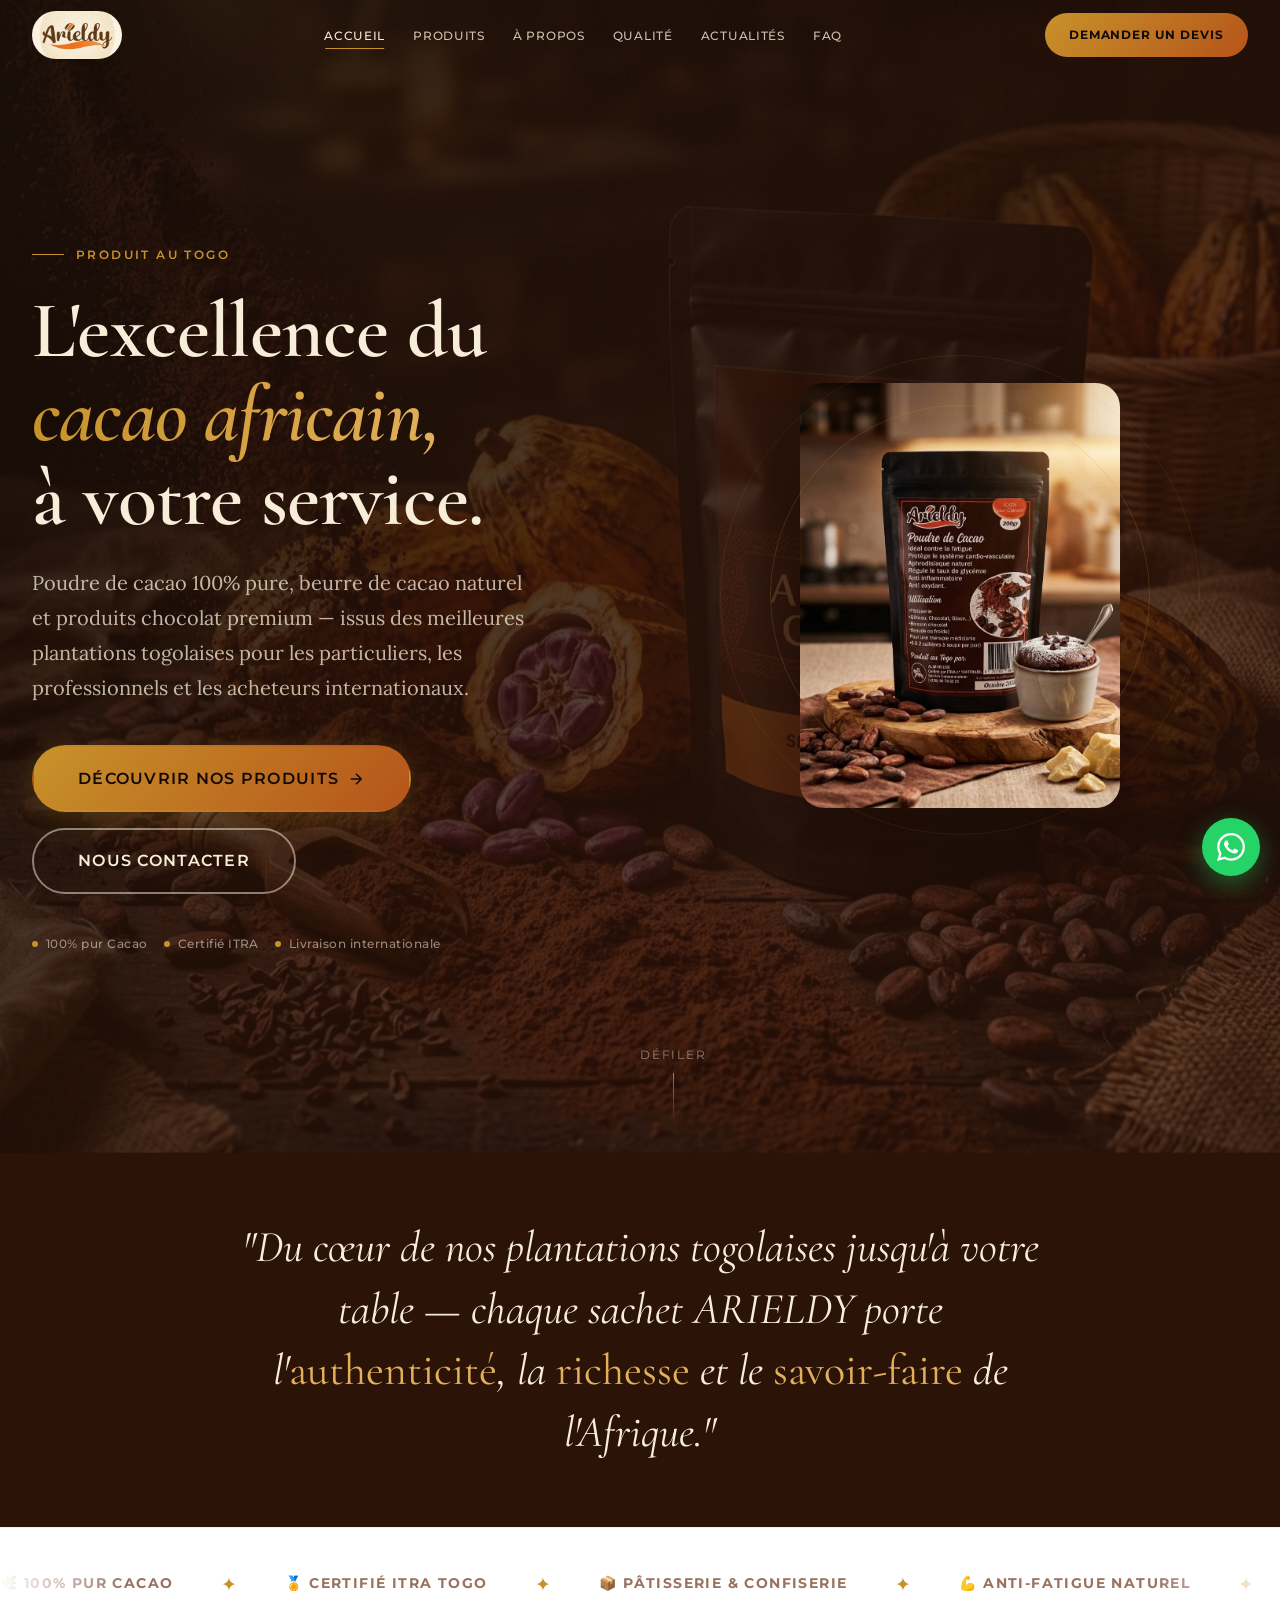
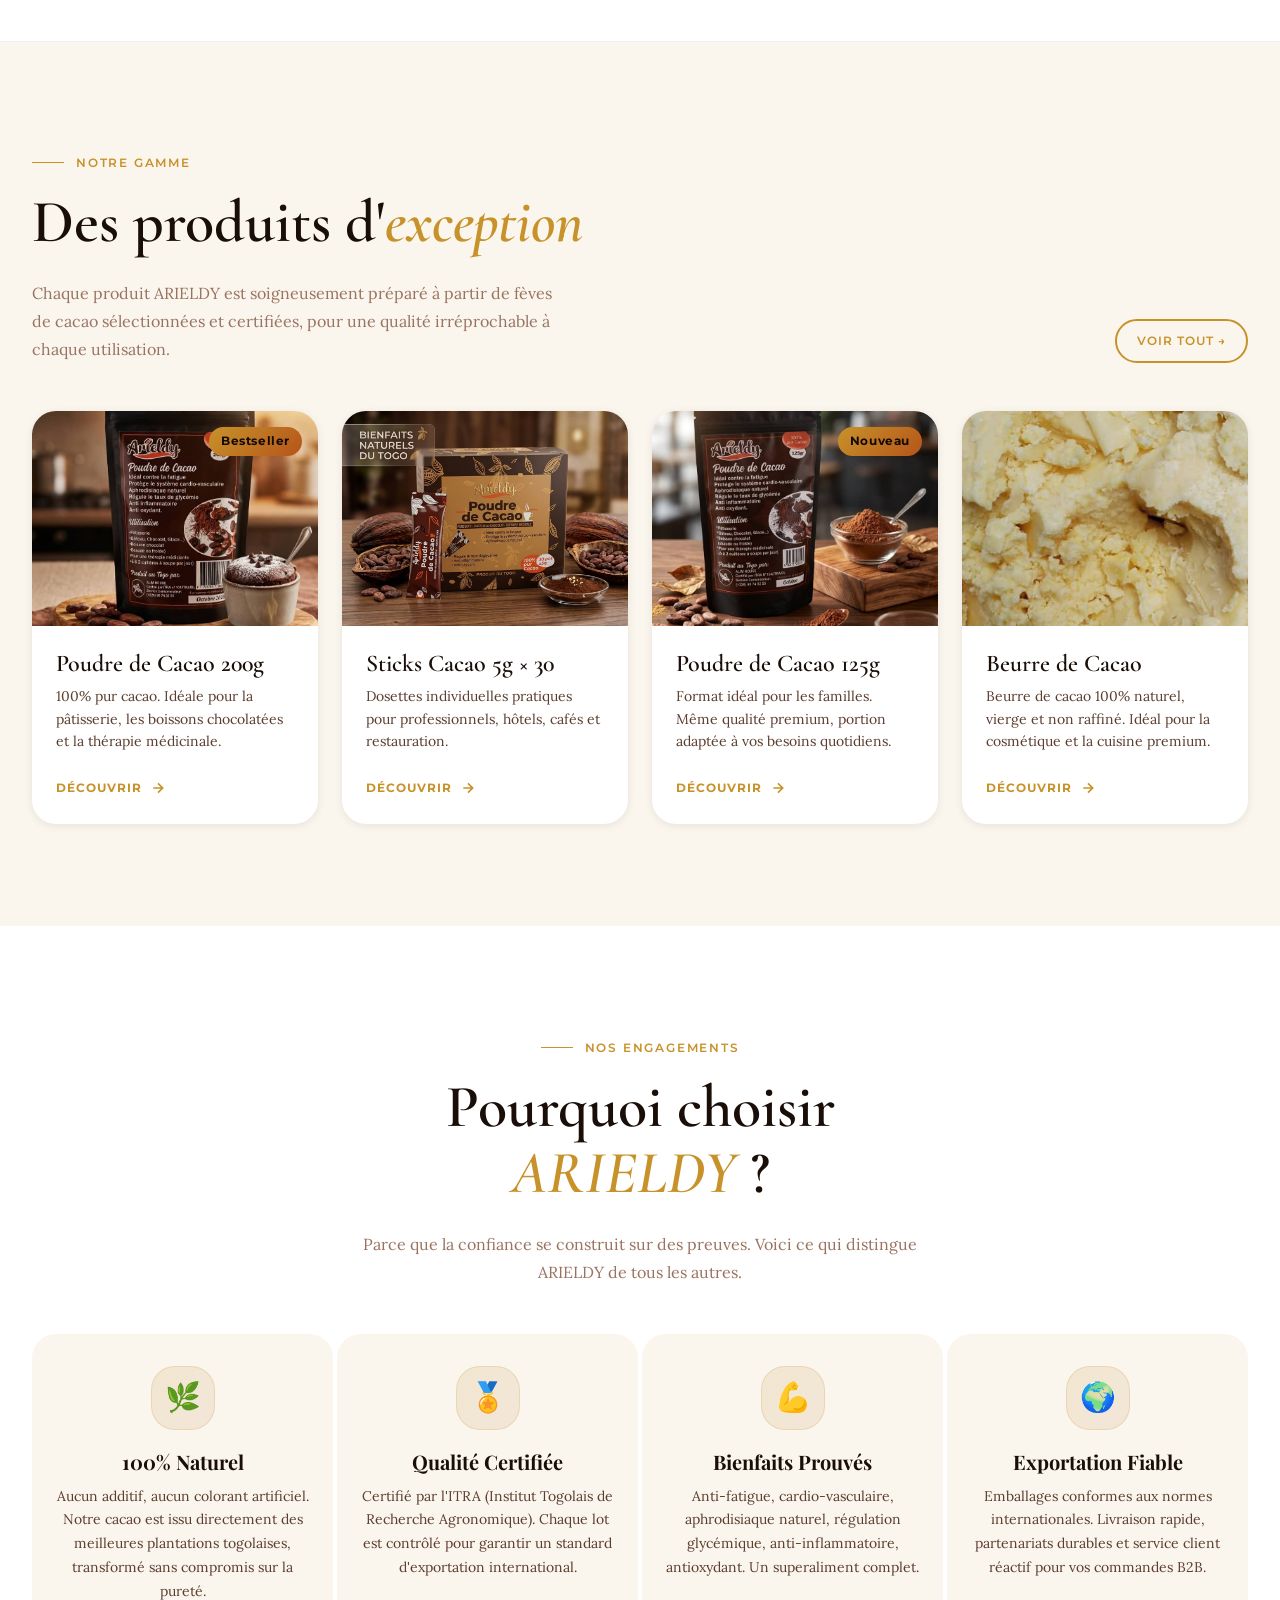
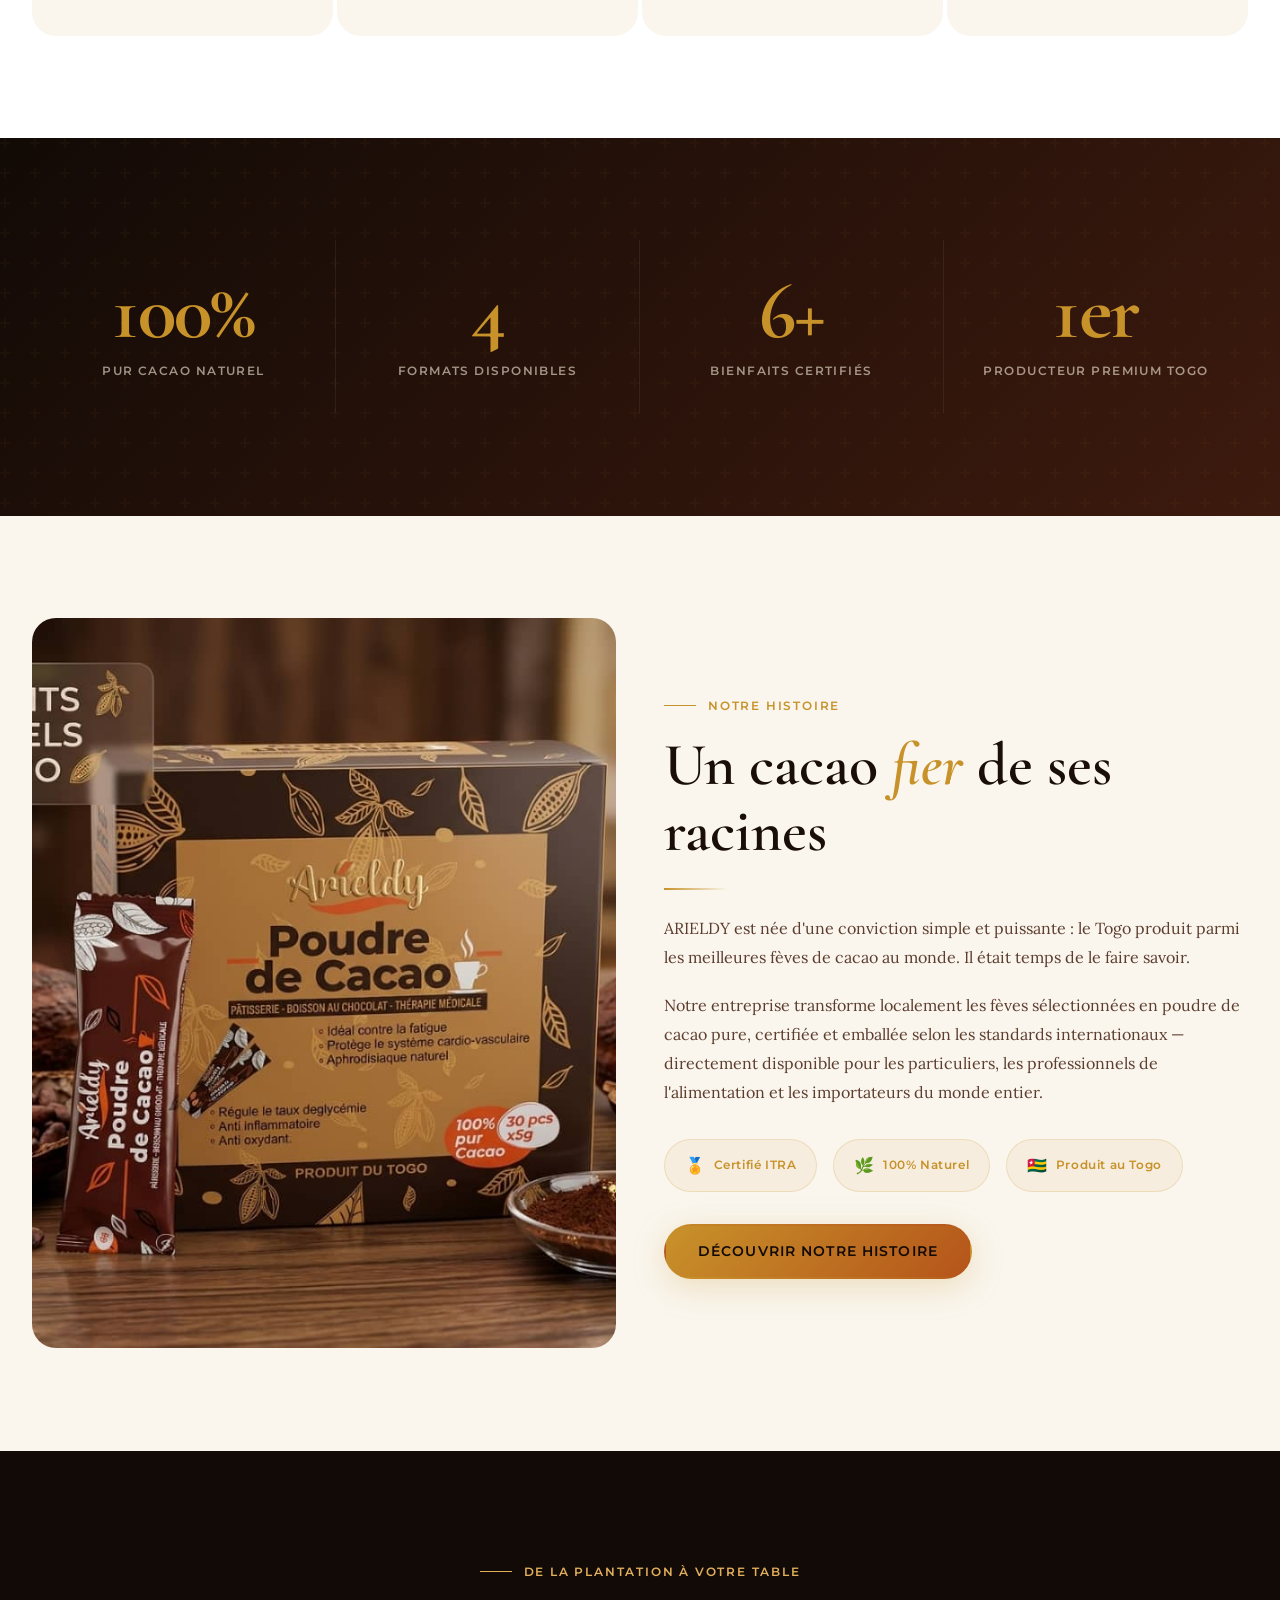
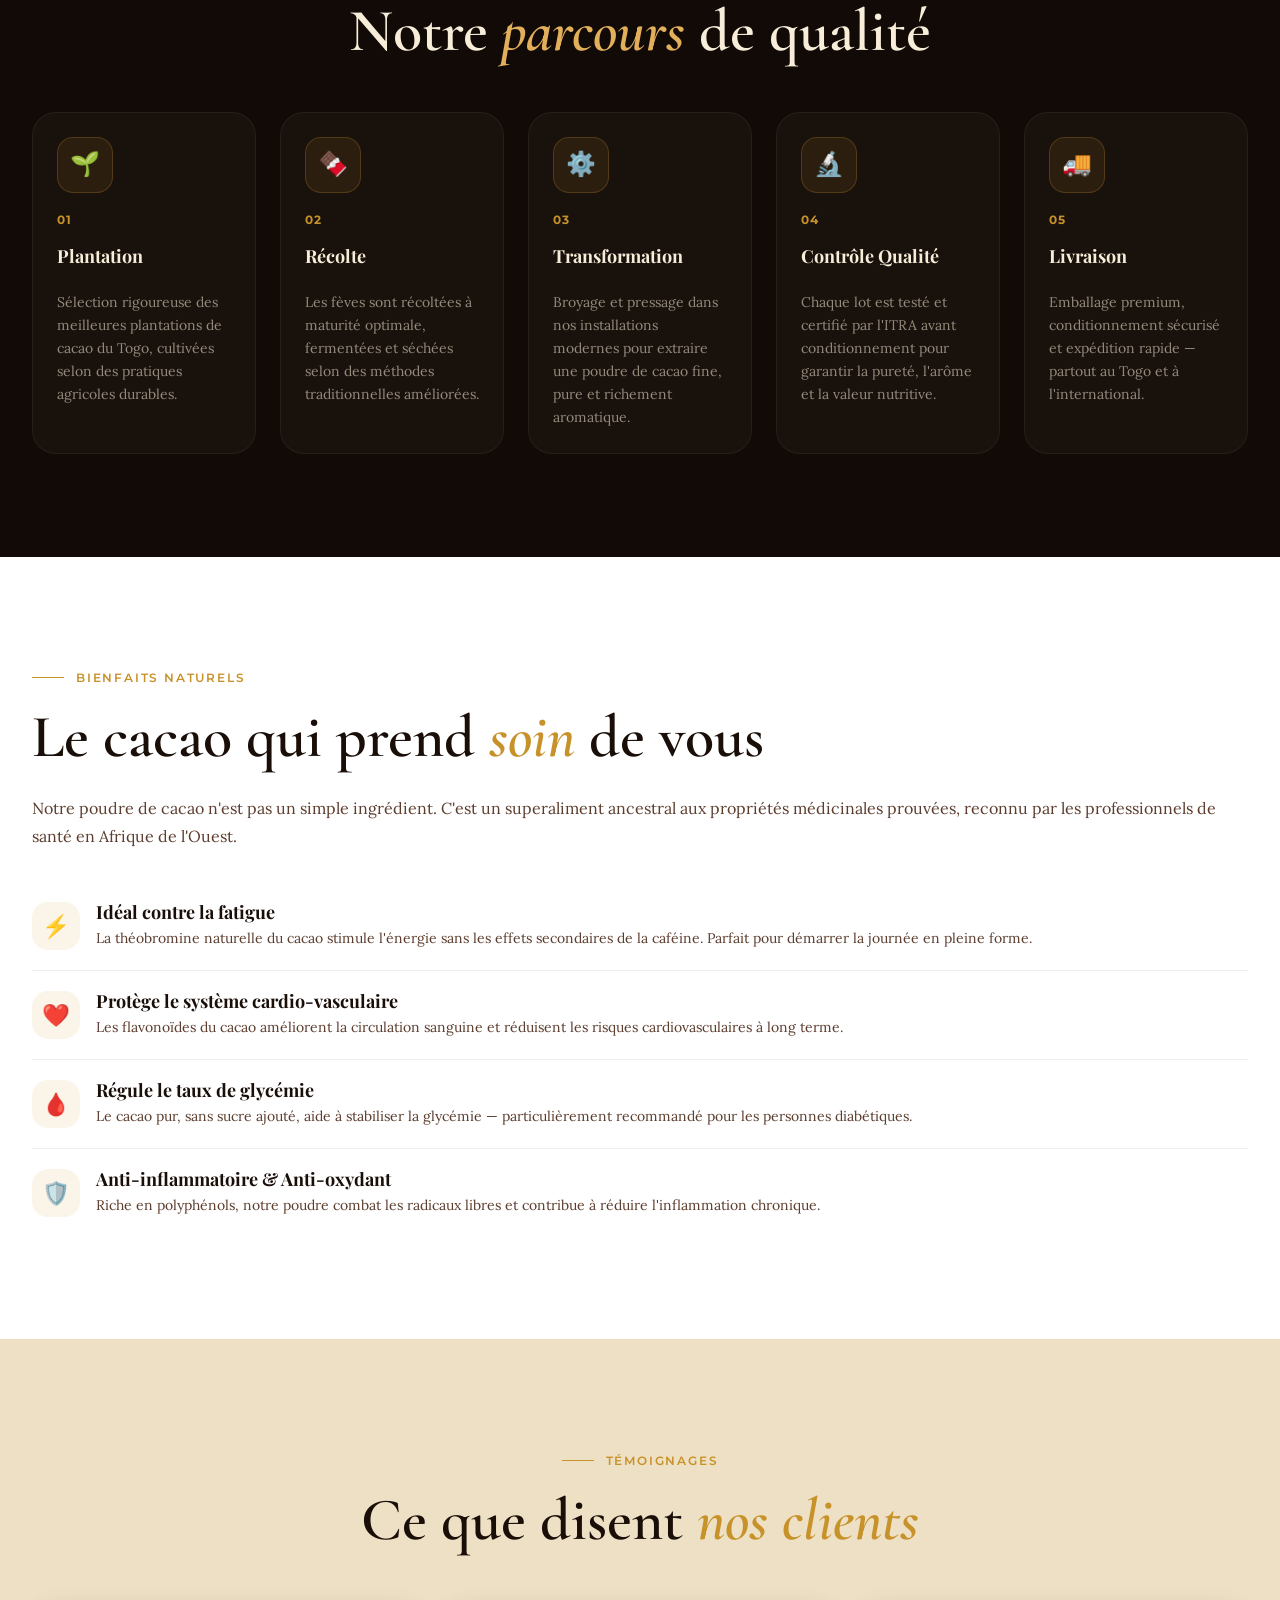
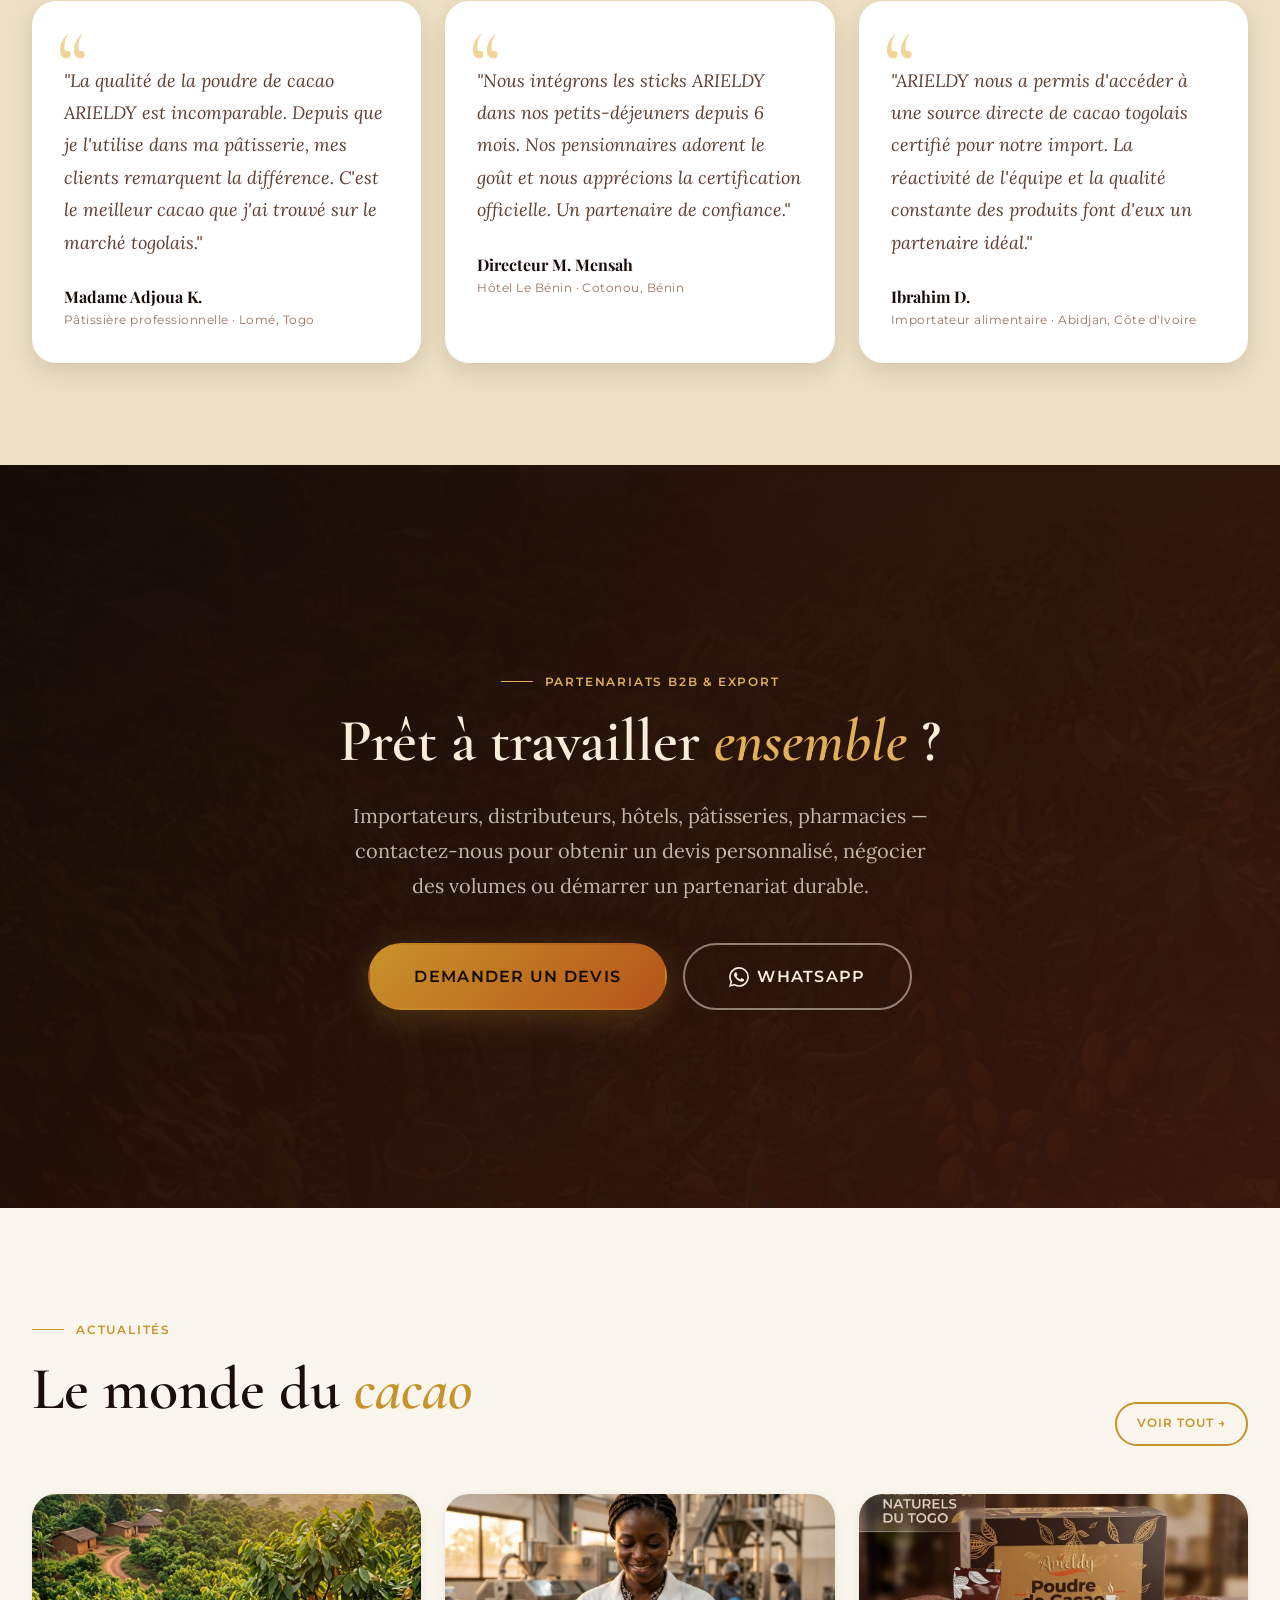
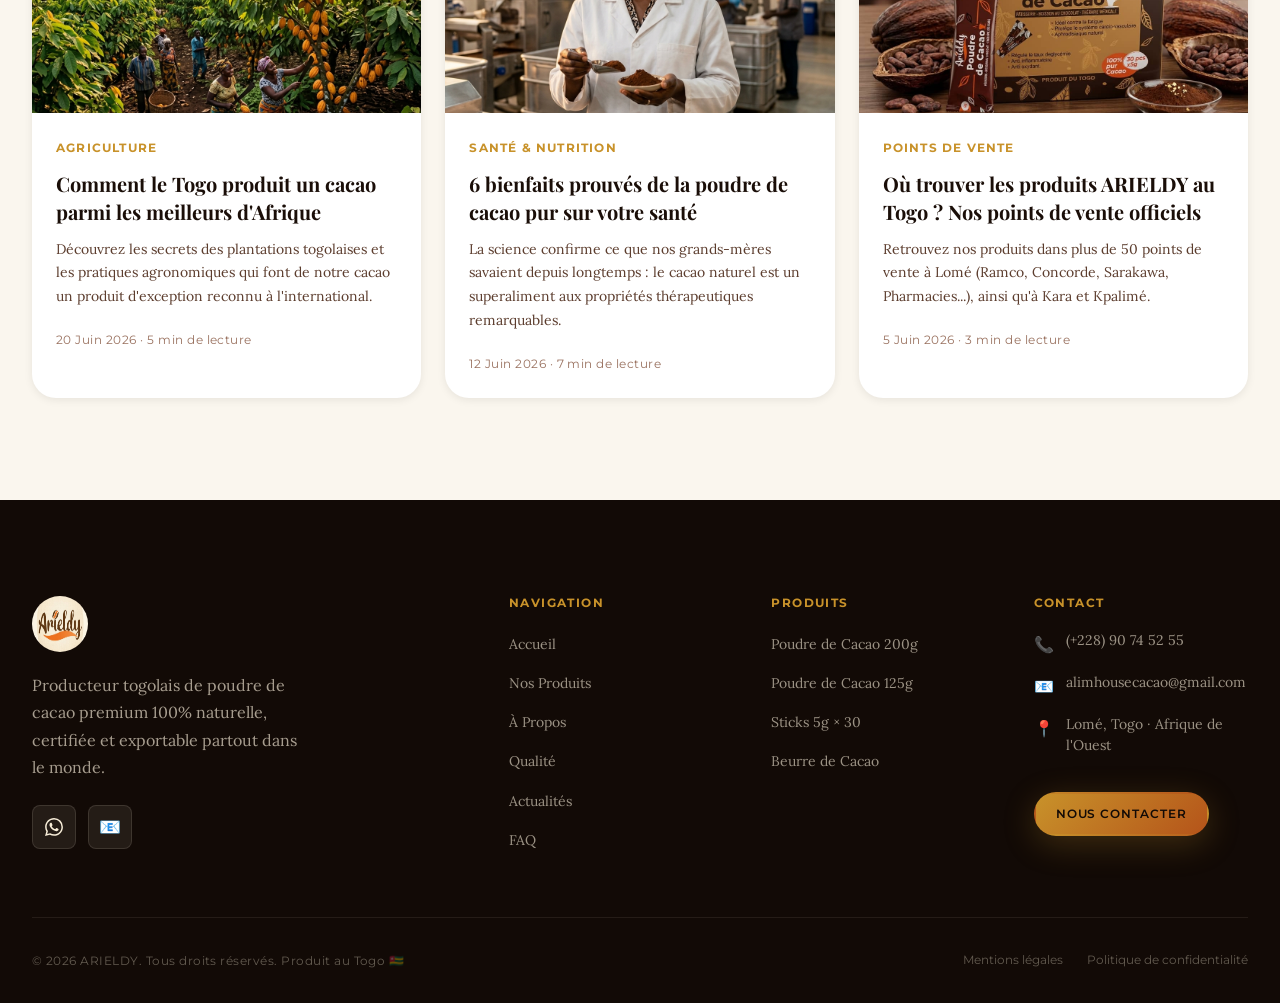
<file: index.html>
<!DOCTYPE html>
<html lang="fr">
<head>
  <meta charset="UTF-8">
  <meta name="viewport" content="width=device-width, initial-scale=1.0">
  <title>ARIELDY – Poudre de Cacao Premium &amp; Produits Chocolat du Togo</title>
  <meta name="description" content="ARIELDY produit et exporte une poudre de cacao 100% pure et des produits chocolat premium au Togo. Qualité certifiée pour particuliers, professionnels et importateurs internationaux.">
  <meta name="keywords" content="poudre de cacao, cacao premium, chocolat Togo, cacao Afrique, beurre de cacao, Arieldy, cacao naturel, cacao certifié">
  <meta property="og:title" content="ARIELDY – Poudre de Cacao Premium du Togo">
  <meta property="og:description" content="Découvrez ARIELDY, la poudre de cacao 100% pure produite au Togo. Qualité premium, livraison nationale et internationale.">
  <meta property="og:type" content="website">
  <link rel="canonical" href="index.html">

  <!-- Preconnect fonts -->
  <link rel="preconnect" href="https://fonts.googleapis.com">
  <link rel="preconnect" href="https://fonts.gstatic.com" crossorigin>

  <!-- Schema.org -->
  <script type="application/ld+json">
  {
    "@context": "https://schema.org",
    "@type": "FoodEstablishment",
    "name": "ARIELDY",
    "description": "Producteur et exportateur de poudre de cacao premium 100% naturelle au Togo",
    "address": { "@type": "PostalAddress", "addressCountry": "TG" },
    "telephone": "+22890745255",
    "url": "index.html"
  }
  </script>

  <link rel="stylesheet" href="css/main.css">
</head>
<body>

  <!-- Skip navigation -->
  <a href="#main-content" class="skip-link">Aller au contenu principal</a>

  <!-- Page curtain -->
  <div class="page-curtain" aria-hidden="true"></div>

  <!-- WhatsApp Float -->
  <a href="https://wa.me/22890745255" class="whatsapp-float" target="_blank" rel="noopener" aria-label="Contacter ARIELDY sur WhatsApp">
    <span class="whatsapp-float__tooltip">Écrire sur WhatsApp</span>
    <svg viewBox="0 0 24 24" xmlns="http://www.w3.org/2000/svg" aria-hidden="true">
      <path d="M17.472 14.382c-.297-.149-1.758-.867-2.03-.967-.273-.099-.471-.148-.67.15-.197.297-.767.966-.94 1.164-.173.199-.347.223-.644.075-.297-.15-1.255-.463-2.39-1.475-.883-.788-1.48-1.761-1.653-2.059-.173-.297-.018-.458.13-.606.134-.133.298-.347.446-.52.149-.174.198-.298.298-.497.099-.198.05-.371-.025-.52-.075-.149-.669-1.612-.916-2.207-.242-.579-.487-.5-.669-.51-.173-.008-.371-.01-.57-.01-.198 0-.52.074-.792.372-.272.297-1.04 1.016-1.04 2.479 0 1.462 1.065 2.875 1.213 3.074.149.198 2.096 3.2 5.077 4.487.709.306 1.262.489 1.694.625.712.227 1.36.195 1.871.118.571-.085 1.758-.719 2.006-1.413.248-.694.248-1.289.173-1.413-.074-.124-.272-.198-.57-.347m-5.421 7.403h-.004a9.87 9.87 0 01-5.031-1.378l-.361-.214-3.741.982.998-3.648-.235-.374a9.86 9.86 0 01-1.51-5.26c.001-5.45 4.436-9.884 9.888-9.884 2.64 0 5.122 1.03 6.988 2.898a9.825 9.825 0 012.893 6.994c-.003 5.45-4.437 9.884-9.885 9.884m8.413-18.297A11.815 11.815 0 0012.05 0C5.495 0 .16 5.335.157 11.892c0 2.096.547 4.142 1.588 5.945L.057 24l6.305-1.654a11.882 11.882 0 005.683 1.448h.005c6.554 0 11.89-5.335 11.893-11.893a11.821 11.821 0 00-3.48-8.413z"/>
    </svg>
  </a>

  <!-- NAVIGATION -->
  <nav class="nav" aria-label="Navigation principale">
    <div class="nav__inner">
      <a href="index.html" class="nav__logo" aria-label="ARIELDY Accueil">
        <img src="images/LOGO.jpeg" alt="Logo Arieldy" width="48" height="48">
      </a>

      <ul class="nav__links" role="list">
        <li><a href="index.html" class="nav__link active">Accueil</a></li>
        <li><a href="produits.html" class="nav__link">Produits</a></li>
        <li><a href="a-propos.html" class="nav__link">À Propos</a></li>
        <li><a href="qualite.html" class="nav__link">Qualité</a></li>
        <li><a href="blog.html" class="nav__link">Actualités</a></li>
        <li><a href="faq.html" class="nav__link">FAQ</a></li>
      </ul>

      <a href="contact.html" class="nav__cta">Demander un devis</a>

      <button class="nav__hamburger" id="menu-toggle" aria-expanded="false" aria-controls="mobile-menu" aria-label="Ouvrir le menu">
        <span></span>
        <span></span>
        <span></span>
      </button>
    </div>
  </nav>

  <!-- MOBILE MENU -->
  <div class="nav__mobile" id="mobile-menu" role="dialog" aria-label="Menu principal" aria-modal="true">
    <div class="nav__mobile-logo" aria-hidden="true">
      <img src="images/LOGO.jpeg" alt="" width="48" height="48">
    </div>
    <button class="nav__mobile-close" aria-label="Fermer le menu">✕</button>
    <ul class="nav__mobile-links" role="list">
      <li><a href="index.html" class="nav__mobile-link">Accueil</a></li>
      <li><a href="produits.html" class="nav__mobile-link">Produits</a></li>
      <li><a href="a-propos.html" class="nav__mobile-link">À Propos</a></li>
      <li><a href="qualite.html" class="nav__mobile-link">Qualité</a></li>
      <li><a href="blog.html" class="nav__mobile-link">Actualités</a></li>
      <li><a href="faq.html" class="nav__mobile-link">FAQ</a></li>
    </ul>
    <div class="nav__mobile-cta">
      <a href="contact.html" class="btn btn--primary btn--lg">Demander un devis</a>
    </div>
    <p class="nav__mobile-footer">+228 90 74 52 55 · alimhousecacao@gmail.com</p>
  </div>

  <main id="main-content">

    <!-- ══════════════════════════════════════════════════
         HERO SECTION
    ═══════════════════════════════════════════════════ -->
    <section class="hero" aria-label="Section d'accueil">
      <img
        src="images/hero_cocoa_bg.png"
        alt="Fèves de cacao premium et poudre de cacao Arieldy"
        class="hero__bg"
        loading="eager"
        fetchpriority="high"
      >
      <div class="hero__overlay" aria-hidden="true"></div>
      <div class="hero__grain" aria-hidden="true"></div>

      <div class="hero__content container">
        <div class="hero__inner">
          <div class="hero__text">
            <p class="hero__kicker">
              <span>Produit au Togo</span>
            </p>

            <h1 class="hero__title">
              <span class="hero-word" style="animation-delay: 0.5s;">L'excellence</span>
              <span class="hero-word" style="animation-delay: 0.65s;"> du</span>
              <br>
              <span class="hero-word" style="animation-delay: 0.8s;"><em>cacao africain,</em></span>
              <br>
              <span class="hero-word" style="animation-delay: 0.95s;">à votre service.</span>
            </h1>

            <p class="hero__subtitle">
              Poudre de cacao 100% pure, beurre de cacao naturel et produits chocolat premium — issus des meilleures plantations togolaises pour les particuliers, les professionnels et les acheteurs internationaux.
            </p>

            <div class="hero__actions">
              <a href="produits.html" class="btn btn--primary btn--lg">
                Découvrir nos produits
                <svg class="btn__icon" viewBox="0 0 24 24" fill="none" stroke="currentColor" stroke-width="2" aria-hidden="true"><path d="M5 12h14M12 5l7 7-7 7"/></svg>
              </a>
              <a href="contact.html" class="btn btn--ghost-light btn--lg">Nous contacter</a>
            </div>

            <div class="hero__trust" aria-label="Garanties qualité">
              <span class="hero__trust-item">
                <span class="hero__trust-dot" aria-hidden="true"></span>
                100% pur Cacao
              </span>
              <span class="hero__trust-item">
                <span class="hero__trust-dot" aria-hidden="true"></span>
                Certifié ITRA
              </span>
              <span class="hero__trust-item">
                <span class="hero__trust-dot" aria-hidden="true"></span>
                Livraison internationale
              </span>
            </div>
          </div>

          <div class="hero__visual" aria-hidden="true">
            <div class="hero__product-float">
              <div class="hero__deco-ring-2"></div>
              <div class="hero__deco-ring"></div>
              <img
                src="images/200G_IMAGE.jpeg"
                alt=""
                class="hero__product-img"
                width="320"
                height="420"
                loading="eager"
              >
            </div>
          </div>
        </div>
      </div>

      <!-- Scroll indicator -->
      <div class="hero__scroll scroll-indicator" aria-hidden="true">
        <span class="scroll-indicator__text">Défiler</span>
        <span class="scroll-indicator__line"></span>
      </div>
    </section>

    <!-- ══════════════════════════════════════════════════
         BRAND STATEMENT
    ═══════════════════════════════════════════════════ -->
    <section class="brand-statement" aria-label="Notre engagement">
      <p class="brand-statement__text" data-reveal>
        "Du cœur de nos plantations togolaises jusqu'à votre table —
        chaque sachet ARIELDY porte l'<em>authenticité</em>,
        la <em>richesse</em> et le <em>savoir-faire</em> de l'Afrique."
      </p>
    </section>

    <!-- ══════════════════════════════════════════════════
         MARQUEE — Partenaires & Certifications
    ═══════════════════════════════════════════════════ -->
    <div class="partners-marquee" aria-hidden="true">
      <div class="marquee-wrap">
        <div class="marquee-track">
          <span class="marquee-item">🌿 100% Pur Cacao</span>
          <span class="marquee-sep">✦</span>
          <span class="marquee-item">🏅 Certifié ITRA Togo</span>
          <span class="marquee-sep">✦</span>
          <span class="marquee-item">📦 Pâtisserie &amp; Confiserie</span>
          <span class="marquee-sep">✦</span>
          <span class="marquee-item">💪 Anti-fatigue Naturel</span>
          <span class="marquee-sep">✦</span>
          <span class="marquee-item">❤️ Cardio-vasculaire</span>
          <span class="marquee-sep">✦</span>
          <span class="marquee-item">🌍 Exportation Internationale</span>
          <span class="marquee-sep">✦</span>
          <span class="marquee-item">⚗️ Anti-oxydant Puissant</span>
          <span class="marquee-sep">✦</span>
          <span class="marquee-item">🌿 100% Pur Cacao</span>
          <span class="marquee-sep">✦</span>
          <span class="marquee-item">🏅 Certifié ITRA Togo</span>
          <span class="marquee-sep">✦</span>
          <span class="marquee-item">📦 Pâtisserie &amp; Confiserie</span>
          <span class="marquee-sep">✦</span>
          <span class="marquee-item">💪 Anti-fatigue Naturel</span>
          <span class="marquee-sep">✦</span>
          <span class="marquee-item">❤️ Cardio-vasculaire</span>
          <span class="marquee-sep">✦</span>
          <span class="marquee-item">🌍 Exportation Internationale</span>
          <span class="marquee-sep">✦</span>
          <span class="marquee-item">⚗️ Anti-oxydant Puissant</span>
          <span class="marquee-sep">✦</span>
        </div>
      </div>
    </div>

    <!-- ══════════════════════════════════════════════════
         PRODUCTS SHOWCASE
    ═══════════════════════════════════════════════════ -->
    <section class="products-section" aria-labelledby="products-title">
      <div class="container">
        <div class="products-header">
          <div>
            <p class="section-label">Notre Gamme</p>
            <h2 class="section-title" id="products-title">
              Des produits d'<em>exception</em>
            </h2>
            <p class="text-muted" style="max-width:520px; font-size: var(--fs-base);">
              Chaque produit ARIELDY est soigneusement préparé à partir de fèves de cacao sélectionnées et certifiées, pour une qualité irréprochable à chaque utilisation.
            </p>
          </div>
          <a href="produits.html" class="btn btn--ghost btn--sm">Voir tout →</a>
        </div>

        <div class="products-grid">

          <!-- Product 1: 200g -->
          <article class="product-card" data-reveal data-delay="100">
            <div class="product-card__img-wrap">
              <img
                src="images/200G_IMAGE.jpeg"
                alt="Poudre de cacao Arieldy 200g – sachet noir avec étiquette marron"
                class="product-card__img"
                loading="lazy"
                width="400"
                height="300"
              >
              <div class="product-card__overlay">
                <a href="produit-200g.html" class="btn btn--primary btn--sm">Voir le produit</a>
              </div>
              <span class="product-card__badge">Bestseller</span>
            </div>
            <div class="product-card__body">
              <h3 class="product-card__name">Poudre de Cacao 200g</h3>
              <p class="product-card__desc">100% pur cacao. Idéale pour la pâtisserie, les boissons chocolatées et la thérapie médicinale.</p>
              <a href="produit-200g.html" class="product-card__link">
                Découvrir
                <svg class="product-card__link-arrow" viewBox="0 0 24 24" fill="none" stroke="currentColor" stroke-width="2.5" aria-hidden="true"><path d="M5 12h14M12 5l7 7-7 7"/></svg>
              </a>
            </div>
          </article>

          <!-- Product 2: Sticks -->
          <article class="product-card" data-reveal data-delay="200">
            <div class="product-card__img-wrap">
              <img
                src="images/STICK_PRE.jpeg"
                alt="Poudre de cacao Arieldy en sticks individuels 5g – boîte dorée et marron"
                class="product-card__img"
                loading="lazy"
                width="400"
                height="300"
              >
              <div class="product-card__overlay">
                <a href="produit-sticks.html" class="btn btn--primary btn--sm">Voir le produit</a>
              </div>
            </div>
            <div class="product-card__body">
              <h3 class="product-card__name">Sticks Cacao 5g × 30</h3>
              <p class="product-card__desc">Dosettes individuelles pratiques pour professionnels, hôtels, cafés et restauration.</p>
              <a href="produit-sticks.html" class="product-card__link">
                Découvrir
                <svg class="product-card__link-arrow" viewBox="0 0 24 24" fill="none" stroke="currentColor" stroke-width="2.5" aria-hidden="true"><path d="M5 12h14M12 5l7 7-7 7"/></svg>
              </a>
            </div>
          </article>

          <!-- Product 3: 150g -->
          <article class="product-card" data-reveal data-delay="300">
            <div class="product-card__img-wrap">
              <img
                src="images/125G_IMAGE.jpeg"
                alt="Poudre de cacao Arieldy 125g – nouveau format économique"
                class="product-card__img"
                loading="lazy"
                width="400"
                height="300"
              >
              <div class="product-card__overlay">
                <a href="produit-125g.html" class="btn btn--primary btn--sm">Voir le produit</a>
              </div>
              <span class="product-card__badge">Nouveau</span>
            </div>
            <div class="product-card__body">
              <h3 class="product-card__name">Poudre de Cacao 125g</h3>
              <p class="product-card__desc">Format idéal pour les familles. Même qualité premium, portion adaptée à vos besoins quotidiens.</p>
              <a href="produit-125g.html" class="product-card__link">
                Découvrir
                <svg class="product-card__link-arrow" viewBox="0 0 24 24" fill="none" stroke="currentColor" stroke-width="2.5" aria-hidden="true"><path d="M5 12h14M12 5l7 7-7 7"/></svg>
              </a>
            </div>
          </article>

          <!-- Product 4: Beurre de cacao -->
          <article class="product-card" data-reveal data-delay="400">
            <div class="product-card__img-wrap">
              <img
                src="images/beurre de cacao (2).jpeg"
                alt="Beurre de cacao naturel Arieldy – texture crémeuse dorée"
                class="product-card__img"
                loading="lazy"
                width="400"
                height="300"
              >
              <div class="product-card__overlay">
                <a href="produit-beurre.html" class="btn btn--primary btn--sm">Voir le produit</a>
              </div>
            </div>
            <div class="product-card__body">
              <h3 class="product-card__name">Beurre de Cacao</h3>
              <p class="product-card__desc">Beurre de cacao 100% naturel, vierge et non raffiné. Idéal pour la cosmétique et la cuisine premium.</p>
              <a href="produit-beurre.html" class="product-card__link">
                Découvrir
                <svg class="product-card__link-arrow" viewBox="0 0 24 24" fill="none" stroke="currentColor" stroke-width="2.5" aria-hidden="true"><path d="M5 12h14M12 5l7 7-7 7"/></svg>
              </a>
            </div>
          </article>

        </div>
      </div>
    </section>

    <!-- ══════════════════════════════════════════════════
         WHY ARIELDY
    ═══════════════════════════════════════════════════ -->
    <section class="why-section" aria-labelledby="why-title">
      <div class="container">
        <div class="text-center" style="max-width:600px; margin-inline:auto;">
          <p class="section-label" style="justify-content:center;">Nos Engagements</p>
          <h2 class="section-title" id="why-title" data-reveal>
            Pourquoi choisir <em>ARIELDY</em> ?
          </h2>
          <p class="text-muted" data-reveal data-delay="200">
            Parce que la confiance se construit sur des preuves. Voici ce qui distingue ARIELDY de tous les autres.
          </p>
        </div>

        <div class="why-grid">
          <div class="why-card" data-reveal data-delay="100">
            <div class="why-card__icon" aria-hidden="true">🌿</div>
            <h3 class="why-card__title">100% Naturel</h3>
            <p class="why-card__text">Aucun additif, aucun colorant artificiel. Notre cacao est issu directement des meilleures plantations togolaises, transformé sans compromis sur la pureté.</p>
          </div>

          <div class="why-card" data-reveal data-delay="200">
            <div class="why-card__icon" aria-hidden="true">🏅</div>
            <h3 class="why-card__title">Qualité Certifiée</h3>
            <p class="why-card__text">Certifié par l'ITRA (Institut Togolais de Recherche Agronomique). Chaque lot est contrôlé pour garantir un standard d'exportation international.</p>
          </div>

          <div class="why-card" data-reveal data-delay="300">
            <div class="why-card__icon" aria-hidden="true">💪</div>
            <h3 class="why-card__title">Bienfaits Prouvés</h3>
            <p class="why-card__text">Anti-fatigue, cardio-vasculaire, aphrodisiaque naturel, régulation glycémique, anti-inflammatoire, antioxydant. Un superaliment complet.</p>
          </div>

          <div class="why-card" data-reveal data-delay="400">
            <div class="why-card__icon" aria-hidden="true">🌍</div>
            <h3 class="why-card__title">Exportation Fiable</h3>
            <p class="why-card__text">Emballages conformes aux normes internationales. Livraison rapide, partenariats durables et service client réactif pour vos commandes B2B.</p>
          </div>
        </div>
      </div>
    </section>

    <!-- ══════════════════════════════════════════════════
         STATS STRIP
    ═══════════════════════════════════════════════════ -->
    <section class="stats-section" aria-label="Nos chiffres clés">
      <div class="container">
        <div class="stats-grid">
          <div class="stat-box" data-reveal>
            <div class="stat-box__number">
              <span data-counter="100" data-suffix="%">0%</span>
            </div>
            <p class="stat-box__label">Pur Cacao Naturel</p>
          </div>
          <div class="stat-box" data-reveal data-delay="150">
            <div class="stat-box__number">
              <span data-counter="4" data-suffix="">0</span>
            </div>
            <p class="stat-box__label">Formats disponibles</p>
          </div>
          <div class="stat-box" data-reveal data-delay="300">
            <div class="stat-box__number">
              <span data-counter="6" data-suffix="+">0</span>
            </div>
            <p class="stat-box__label">Bienfaits certifiés</p>
          </div>
          <div class="stat-box" data-reveal data-delay="450">
            <div class="stat-box__number">
              <span data-counter="1" data-suffix="er">0</span>
            </div>
            <p class="stat-box__label">Producteur Premium Togo</p>
          </div>
        </div>
      </div>
    </section>

    <!-- ══════════════════════════════════════════════════
         STORY / ABOUT PREVIEW
    ═══════════════════════════════════════════════════ -->
    <section style="background:var(--c-linen); padding-block:var(--section-py);" aria-labelledby="story-title">
      <div class="container">
        <div class="about-story-grid">
          <div data-reveal="fade-left">
            <div class="about-img-wrap">
              <img
                src="images/STICK_PRE.jpeg"
                alt="Une femme africaine souriante tient fièrement une boîte de poudre de cacao Arieldy dans un supermarché"
                loading="lazy"
                width="600"
                height="750"
              >
            </div>
          </div>

          <div data-reveal="fade-right" data-delay="200">
            <p class="section-label">Notre Histoire</p>
            <h2 class="section-title" id="story-title">
              Un cacao <em>fier</em> de ses racines
            </h2>
            <div class="divider-gold"></div>
            <p style="font-family:var(--font-body); font-size:var(--fs-base); color:var(--c-text-secondary); line-height:1.8; margin-bottom:var(--sp-5);">
              ARIELDY est née d'une conviction simple et puissante : le Togo produit parmi les meilleures fèves de cacao au monde. Il était temps de le faire savoir.
            </p>
            <p style="font-family:var(--font-body); font-size:var(--fs-base); color:var(--c-text-secondary); line-height:1.8; margin-bottom:var(--sp-8);">
              Notre entreprise transforme localement les fèves sélectionnées en poudre de cacao pure, certifiée et emballée selon les standards internationaux — directement disponible pour les particuliers, les professionnels de l'alimentation et les importateurs du monde entier.
            </p>
            <div class="trust-badges" style="margin-bottom:var(--sp-8);">
              <span class="trust-badge"><span class="trust-badge__icon">🏅</span>Certifié ITRA</span>
              <span class="trust-badge"><span class="trust-badge__icon">🌿</span>100% Naturel</span>
              <span class="trust-badge"><span class="trust-badge__icon">🇹🇬</span>Produit au Togo</span>
            </div>
            <a href="a-propos.html" class="btn btn--primary">Découvrir notre histoire</a>
          </div>
        </div>
      </div>
    </section>

    <!-- ══════════════════════════════════════════════════
         JOURNEY / PROCESS
    ═══════════════════════════════════════════════════ -->
    <section class="journey-section" aria-labelledby="journey-title">
      <div class="container">
        <div class="text-center" style="max-width:600px; margin-inline:auto; margin-bottom:var(--sp-4);">
          <p class="section-label section-label--light" style="justify-content:center;">De la plantation à votre table</p>
          <h2 class="section-title section-title--light" id="journey-title" data-reveal>
            Notre <em>parcours</em> de qualité
          </h2>
        </div>

        <div class="journey-grid">
          <div class="journey-step" data-reveal data-delay="100">
            <div class="journey-step__icon" aria-hidden="true">🌱</div>
            <p class="journey-step__num">01</p>
            <h3 class="journey-step__title">Plantation</h3>
            <p class="journey-step__text">Sélection rigoureuse des meilleures plantations de cacao du Togo, cultivées selon des pratiques agricoles durables.</p>
          </div>

          <div class="journey-step" data-reveal data-delay="200">
            <div class="journey-step__icon" aria-hidden="true">🍫</div>
            <p class="journey-step__num">02</p>
            <h3 class="journey-step__title">Récolte</h3>
            <p class="journey-step__text">Les fèves sont récoltées à maturité optimale, fermentées et séchées selon des méthodes traditionnelles améliorées.</p>
          </div>

          <div class="journey-step" data-reveal data-delay="300">
            <div class="journey-step__icon" aria-hidden="true">⚙️</div>
            <p class="journey-step__num">03</p>
            <h3 class="journey-step__title">Transformation</h3>
            <p class="journey-step__text">Broyage et pressage dans nos installations modernes pour extraire une poudre de cacao fine, pure et richement aromatique.</p>
          </div>

          <div class="journey-step" data-reveal data-delay="400">
            <div class="journey-step__icon" aria-hidden="true">🔬</div>
            <p class="journey-step__num">04</p>
            <h3 class="journey-step__title">Contrôle Qualité</h3>
            <p class="journey-step__text">Chaque lot est testé et certifié par l'ITRA avant conditionnement pour garantir la pureté, l'arôme et la valeur nutritive.</p>
          </div>

          <div class="journey-step" data-reveal data-delay="500">
            <div class="journey-step__icon" aria-hidden="true">🚚</div>
            <p class="journey-step__num">05</p>
            <h3 class="journey-step__title">Livraison</h3>
            <p class="journey-step__text">Emballage premium, conditionnement sécurisé et expédition rapide — partout au Togo et à l'international.</p>
          </div>
        </div>
      </div>
    </section>

    <!-- ══════════════════════════════════════════════════
         BENEFITS (Health)
    ═══════════════════════════════════════════════════ -->
    <section style="background:var(--c-white); padding-block:var(--section-py);" aria-labelledby="benefits-title">
      <div class="container">
        <div style="display:grid; grid-template-columns:1fr; gap:var(--sp-12); align-items:center;">

          <div>
            <p class="section-label">Bienfaits naturels</p>
            <h2 class="section-title" id="benefits-title" data-reveal>
              Le cacao qui prend <em>soin</em> de vous
            </h2>
            <p style="font-family:var(--font-body); color:var(--c-text-secondary); margin-bottom:var(--sp-8); line-height:1.75;" data-reveal data-delay="100">
              Notre poudre de cacao n'est pas un simple ingrédient. C'est un superaliment ancestral aux propriétés médicinales prouvées, reconnu par les professionnels de santé en Afrique de l'Ouest.
            </p>

            <div data-reveal data-delay="200">
              <div class="benefit-row">
                <div class="benefit-row__icon" aria-hidden="true">⚡</div>
                <div>
                  <h3 class="benefit-row__title">Idéal contre la fatigue</h3>
                  <p class="benefit-row__text">La théobromine naturelle du cacao stimule l'énergie sans les effets secondaires de la caféine. Parfait pour démarrer la journée en pleine forme.</p>
                </div>
              </div>

              <div class="benefit-row">
                <div class="benefit-row__icon" aria-hidden="true">❤️</div>
                <div>
                  <h3 class="benefit-row__title">Protège le système cardio-vasculaire</h3>
                  <p class="benefit-row__text">Les flavonoïdes du cacao améliorent la circulation sanguine et réduisent les risques cardiovasculaires à long terme.</p>
                </div>
              </div>

              <div class="benefit-row">
                <div class="benefit-row__icon" aria-hidden="true">🩸</div>
                <div>
                  <h3 class="benefit-row__title">Régule le taux de glycémie</h3>
                  <p class="benefit-row__text">Le cacao pur, sans sucre ajouté, aide à stabiliser la glycémie — particulièrement recommandé pour les personnes diabétiques.</p>
                </div>
              </div>

              <div class="benefit-row">
                <div class="benefit-row__icon" aria-hidden="true">🛡️</div>
                <div>
                  <h3 class="benefit-row__title">Anti-inflammatoire &amp; Anti-oxydant</h3>
                  <p class="benefit-row__text">Riche en polyphénols, notre poudre combat les radicaux libres et contribue à réduire l'inflammation chronique.</p>
                </div>
              </div>
            </div>
          </div>
        </div>
      </div>
    </section>

    <!-- ══════════════════════════════════════════════════
         TESTIMONIALS
    ═══════════════════════════════════════════════════ -->
    <section class="testimonials-section" aria-labelledby="testimonials-title">
      <div class="container">
        <div class="text-center" style="max-width:600px; margin-inline:auto;">
          <p class="section-label" style="justify-content:center;">Témoignages</p>
          <h2 class="section-title" id="testimonials-title" data-reveal>
            Ce que disent <em>nos clients</em>
          </h2>
        </div>

        <div class="testimonials-grid">

          <article class="testimonial-card" data-reveal data-delay="100">
            <blockquote>
              <p class="testimonial-card__text">"La qualité de la poudre de cacao ARIELDY est incomparable. Depuis que je l'utilise dans ma pâtisserie, mes clients remarquent la différence. C'est le meilleur cacao que j'ai trouvé sur le marché togolais."</p>
            </blockquote>
            <div class="testimonial-card__author">
              <div class="testimonial-card__info">
                <span class="testimonial-card__name">Madame Adjoua K.</span>
                <span class="testimonial-card__role">Pâtissière professionnelle · Lomé, Togo</span>
              </div>
            </div>
          </article>

          <article class="testimonial-card" data-reveal data-delay="200">
            <blockquote>
              <p class="testimonial-card__text">"Nous intégrons les sticks ARIELDY dans nos petits-déjeuners depuis 6 mois. Nos pensionnaires adorent le goût et nous apprécions la certification officielle. Un partenaire de confiance."</p>
            </blockquote>
            <div class="testimonial-card__author">
              <div class="testimonial-card__info">
                <span class="testimonial-card__name">Directeur M. Mensah</span>
                <span class="testimonial-card__role">Hôtel Le Bénin · Cotonou, Bénin</span>
              </div>
            </div>
          </article>

          <article class="testimonial-card" data-reveal data-delay="300">
            <blockquote>
              <p class="testimonial-card__text">"ARIELDY nous a permis d'accéder à une source directe de cacao togolais certifié pour notre import. La réactivité de l'équipe et la qualité constante des produits font d'eux un partenaire idéal."</p>
            </blockquote>
            <div class="testimonial-card__author">
              <div class="testimonial-card__info">
                <span class="testimonial-card__name">Ibrahim D.</span>
                <span class="testimonial-card__role">Importateur alimentaire · Abidjan, Côte d'Ivoire</span>
              </div>
            </div>
          </article>

        </div>
      </div>
    </section>

    <!-- ══════════════════════════════════════════════════
         EXPORT CTA
    ═══════════════════════════════════════════════════ -->
    <section class="export-cta" aria-labelledby="cta-title">
      <img
        src="images/cocoa_farm_hero.png"
        alt=""
        class="export-cta__bg"
        aria-hidden="true"
        loading="lazy"
      >
      <div class="export-cta__overlay" aria-hidden="true"></div>
      <div class="container" style="position:relative; z-index:2; text-align:center; padding-block:var(--sp-24);">
        <p class="section-label section-label--light" style="justify-content:center;" data-reveal>
          Partenariats B2B &amp; Export
        </p>
        <h2 class="section-title section-title--light" id="cta-title" data-reveal data-delay="100">
          Prêt à travailler <em>ensemble</em> ?
        </h2>
        <p style="font-family:var(--font-body); font-size:var(--fs-lg); color:rgba(247,237,216,0.75); max-width:600px; margin-inline:auto; margin-bottom:var(--sp-10); line-height:1.75;" data-reveal data-delay="200">
          Importateurs, distributeurs, hôtels, pâtisseries, pharmacies — contactez-nous pour obtenir un devis personnalisé, négocier des volumes ou démarrer un partenariat durable.
        </p>
        <div class="export-cta__actions" data-reveal data-delay="300">
          <a href="contact.html" class="btn btn--primary btn--lg">Demander un devis</a>
          <a href="https://wa.me/22890745255" class="btn btn--ghost-light btn--lg" target="_blank" rel="noopener">
            <svg style="width:20px;height:20px;fill:currentColor;flex-shrink:0;" viewBox="0 0 24 24" aria-hidden="true"><path d="M17.472 14.382c-.297-.149-1.758-.867-2.03-.967-.273-.099-.471-.148-.67.15-.197.297-.767.966-.94 1.164-.173.199-.347.223-.644.075-.297-.15-1.255-.463-2.39-1.475-.883-.788-1.48-1.761-1.653-2.059-.173-.297-.018-.458.13-.606.134-.133.298-.347.446-.52.149-.174.198-.298.298-.497.099-.198.05-.371-.025-.52-.075-.149-.669-1.612-.916-2.207-.242-.579-.487-.5-.669-.51-.173-.008-.371-.01-.57-.01-.198 0-.52.074-.792.372-.272.297-1.04 1.016-1.04 2.479 0 1.462 1.065 2.875 1.213 3.074.149.198 2.096 3.2 5.077 4.487.709.306 1.262.489 1.694.625.712.227 1.36.195 1.871.118.571-.085 1.758-.719 2.006-1.413.248-.694.248-1.289.173-1.413-.074-.124-.272-.198-.57-.347m-5.421 7.403h-.004a9.87 9.87 0 01-5.031-1.378l-.361-.214-3.741.982.998-3.648-.235-.374a9.86 9.86 0 01-1.51-5.26c.001-5.45 4.436-9.884 9.888-9.884 2.64 0 5.122 1.03 6.988 2.898a9.825 9.825 0 012.893 6.994c-.003 5.45-4.437 9.884-9.885 9.884m8.413-18.297A11.815 11.815 0 0012.05 0C5.495 0 .16 5.335.157 11.892c0 2.096.547 4.142 1.588 5.945L.057 24l6.305-1.654a11.882 11.882 0 005.683 1.448h.005c6.554 0 11.89-5.335 11.893-11.893a11.821 11.821 0 00-3.48-8.413z"/></svg>
            WhatsApp
          </a>
        </div>
      </div>
    </section>

    <!-- ══════════════════════════════════════════════════
         BLOG PREVIEW
    ═══════════════════════════════════════════════════ -->
    <section style="background:var(--c-linen); padding-block:var(--section-py);" aria-labelledby="blog-title">
      <div class="container">
        <div class="products-header" style="margin-bottom:var(--sp-12);">
          <div>
            <p class="section-label">Actualités</p>
            <h2 class="section-title" id="blog-title" data-reveal>
              Le monde du <em>cacao</em>
            </h2>
          </div>
          <a href="blog.html" class="btn btn--ghost btn--sm">Voir tout →</a>
        </div>

        <div class="blog-grid">

          <a href="blog.html?article=togo" class="blog-card" data-reveal data-delay="100" style="display:block;cursor:pointer;">
            <div class="blog-card__img-wrap">
              <img
                src="images/cocoa_farm_hero.png"
                alt="Agriculteurs africains récoltant des cabosses de cacao dorées dans une plantation togolaise"
                class="blog-card__img"
                loading="lazy"
                width="800"
                height="450"
              >
            </div>
            <div class="blog-card__body">
              <p class="blog-card__tag">Agriculture</p>
              <h3 class="blog-card__title">Comment le Togo produit un cacao parmi les meilleurs d'Afrique</h3>
              <p class="blog-card__excerpt">Découvrez les secrets des plantations togolaises et les pratiques agronomiques qui font de notre cacao un produit d'exception reconnu à l'international.</p>
              <p class="blog-card__meta">20 Juin 2026 · 5 min de lecture</p>
            </div>
          </a>

          <a href="blog.html?article=sante" class="blog-card" data-reveal data-delay="200" style="display:block;cursor:pointer;">
            <div class="blog-card__img-wrap">
              <img
                src="images/about_hero_bg.png"
                alt="Professionnelle africaine contrôlant la qualité de la poudre de cacao dans un laboratoire moderne"
                class="blog-card__img"
                loading="lazy"
                width="800"
                height="450"
              >
            </div>
            <div class="blog-card__body">
              <p class="blog-card__tag">Santé &amp; Nutrition</p>
              <h3 class="blog-card__title">6 bienfaits prouvés de la poudre de cacao pur sur votre santé</h3>
              <p class="blog-card__excerpt">La science confirme ce que nos grands-mères savaient depuis longtemps : le cacao naturel est un superaliment aux propriétés thérapeutiques remarquables.</p>
              <p class="blog-card__meta">12 Juin 2026 · 7 min de lecture</p>
            </div>
          </a>

          <a href="blog.html?article=distribution" class="blog-card" data-reveal data-delay="300" style="display:block;cursor:pointer;">
            <div class="blog-card__img-wrap">
              <img
                src="images/STICK_PRE.jpeg"
                alt="Femme africaine souriante montrant une boîte de poudre de cacao Arieldy dans un supermarché"
                class="blog-card__img"
                loading="lazy"
                width="800"
                height="450"
              >
            </div>
            <div class="blog-card__body">
              <p class="blog-card__tag">Points de Vente</p>
              <h3 class="blog-card__title">Où trouver les produits ARIELDY au Togo ? Nos points de vente officiels</h3>
              <p class="blog-card__excerpt">Retrouvez nos produits dans plus de 50 points de vente à Lomé (Ramco, Concorde, Sarakawa, Pharmacies...), ainsi qu'à Kara et Kpalimé.</p>
              <p class="blog-card__meta">5 Juin 2026 · 3 min de lecture</p>
            </div>
          </a>

        </div>
      </div>
    </section>

  </main>

  <!-- ══════════════════════════════════════════════════
       FOOTER
  ═══════════════════════════════════════════════════ -->
  <footer class="footer" aria-label="Pied de page">
    <div class="container">
      <div class="footer__grid">

        <!-- Brand -->
        <div>
          <img src="images/LOGO.jpeg" alt="Logo Arieldy" class="footer__brand-logo" width="56" height="56">
          <p class="footer__tagline">Producteur togolais de poudre de cacao premium 100% naturelle, certifiée et exportable partout dans le monde.</p>
          <div class="footer__social" aria-label="Réseaux sociaux">
            <a href="https://wa.me/22890745255" class="footer__social-link" aria-label="WhatsApp ARIELDY" target="_blank" rel="noopener">
              <svg viewBox="0 0 24 24" style="width:18px;height:18px;fill:currentColor" aria-hidden="true"><path d="M17.472 14.382c-.297-.149-1.758-.867-2.03-.967-.273-.099-.471-.148-.67.15-.197.297-.767.966-.94 1.164-.173.199-.347.223-.644.075-.297-.15-1.255-.463-2.39-1.475-.883-.788-1.48-1.761-1.653-2.059-.173-.297-.018-.458.13-.606.134-.133.298-.347.446-.52.149-.174.198-.298.298-.497.099-.198.05-.371-.025-.52-.075-.149-.669-1.612-.916-2.207-.242-.579-.487-.5-.669-.51-.173-.008-.371-.01-.57-.01-.198 0-.52.074-.792.372-.272.297-1.04 1.016-1.04 2.479 0 1.462 1.065 2.875 1.213 3.074.149.198 2.096 3.2 5.077 4.487.709.306 1.262.489 1.694.625.712.227 1.36.195 1.871.118.571-.085 1.758-.719 2.006-1.413.248-.694.248-1.289.173-1.413-.074-.124-.272-.198-.57-.347m-5.421 7.403h-.004a9.87 9.87 0 01-5.031-1.378l-.361-.214-3.741.982.998-3.648-.235-.374a9.86 9.86 0 01-1.51-5.26c.001-5.45 4.436-9.884 9.888-9.884 2.64 0 5.122 1.03 6.988 2.898a9.825 9.825 0 012.893 6.994c-.003 5.45-4.437 9.884-9.885 9.884m8.413-18.297A11.815 11.815 0 0012.05 0C5.495 0 .16 5.335.157 11.892c0 2.096.547 4.142 1.588 5.945L.057 24l6.305-1.654a11.882 11.882 0 005.683 1.448h.005c6.554 0 11.89-5.335 11.893-11.893a11.821 11.821 0 00-3.48-8.413z"/></svg>
            </a>
            <a href="mailto:alimhousecacao@gmail.com" class="footer__social-link" aria-label="Email ARIELDY">📧</a>
          </div>
        </div>

        <!-- Navigation -->
        <div>
          <h3 class="footer__col-title">Navigation</h3>
          <ul class="footer__links" role="list">
            <li><a href="index.html" class="footer__link">Accueil</a></li>
            <li><a href="produits.html" class="footer__link">Nos Produits</a></li>
            <li><a href="a-propos.html" class="footer__link">À Propos</a></li>
            <li><a href="qualite.html" class="footer__link">Qualité</a></li>
            <li><a href="blog.html" class="footer__link">Actualités</a></li>
            <li><a href="faq.html" class="footer__link">FAQ</a></li>
          </ul>
        </div>

        <!-- Produits -->
        <div>
          <h3 class="footer__col-title">Produits</h3>
          <ul class="footer__links" role="list">
            <li><a href="produit-200g.html" class="footer__link">Poudre de Cacao 200g</a></li>
            <li><a href="produit-125g.html" class="footer__link">Poudre de Cacao 125g</a></li>
            <li><a href="produit-sticks.html" class="footer__link">Sticks 5g × 30</a></li>
            <li><a href="produit-beurre.html" class="footer__link">Beurre de Cacao</a></li>
          </ul>
        </div>

        <!-- Contact -->
        <div>
          <h3 class="footer__col-title">Contact</h3>
          <address style="font-style:normal;">
            <div class="footer__contact-item">
              <span class="footer__contact-icon" aria-hidden="true">📞</span>
              <a href="tel:+22890745255" class="footer__link">(+228) 90 74 52 55</a>
            </div>
            <div class="footer__contact-item">
              <span class="footer__contact-icon" aria-hidden="true">📧</span>
              <a href="mailto:alimhousecacao@gmail.com" class="footer__link">alimhousecacao@gmail.com</a>
            </div>
            <div class="footer__contact-item">
              <span class="footer__contact-icon" aria-hidden="true">📍</span>
              <span>Lomé, Togo · Afrique de l'Ouest</span>
            </div>
          </address>
          <a href="contact.html" class="btn btn--primary btn--sm" style="margin-top:var(--sp-5);">Nous contacter</a>
        </div>

      </div>

      <div class="footer__bottom">
        <p class="footer__copyright">© 2026 ARIELDY. Tous droits réservés. Produit au Togo 🇹🇬</p>
        <div class="footer__legal">
          <a href="#" class="footer__legal-link">Mentions légales</a>
          <a href="#" class="footer__legal-link">Politique de confidentialité</a>
        </div>
      </div>
    </div>
  </footer>

  <script src="js/main.js" defer></script>
</body>
</html>
</file>
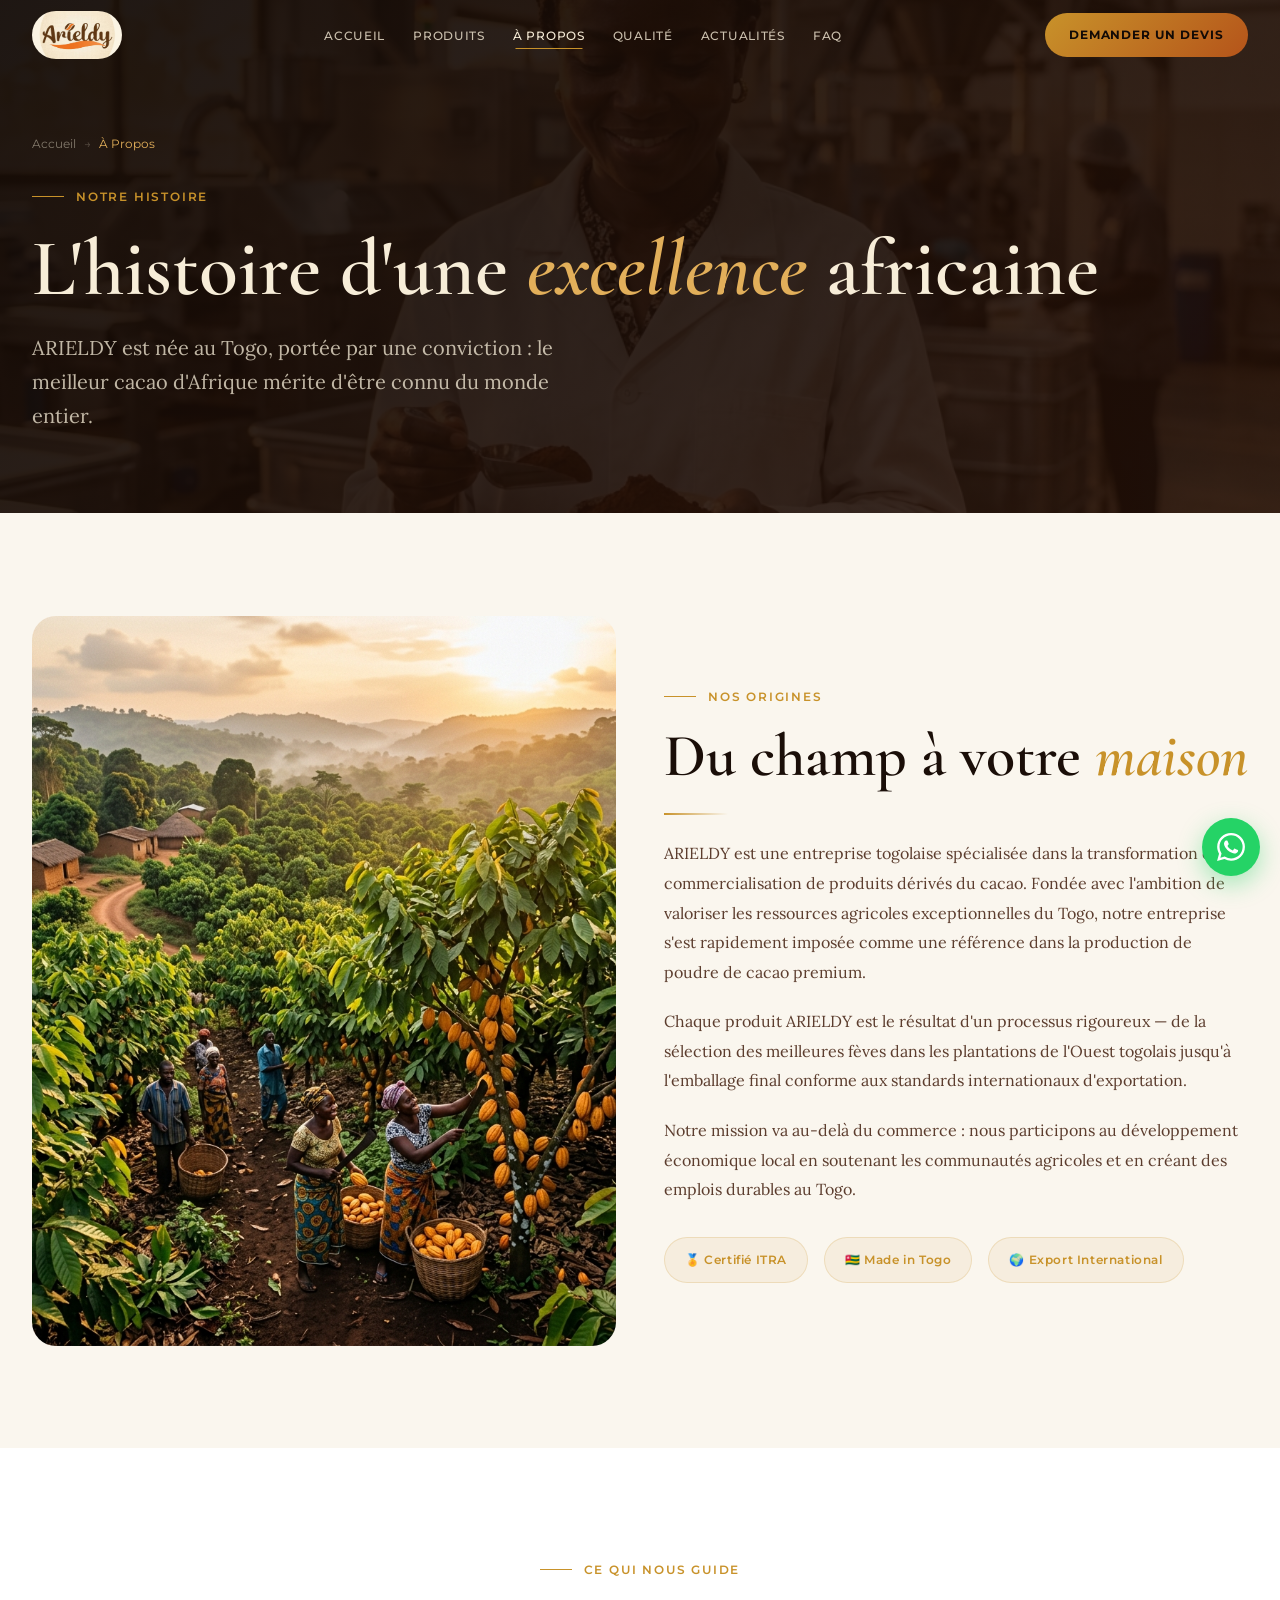
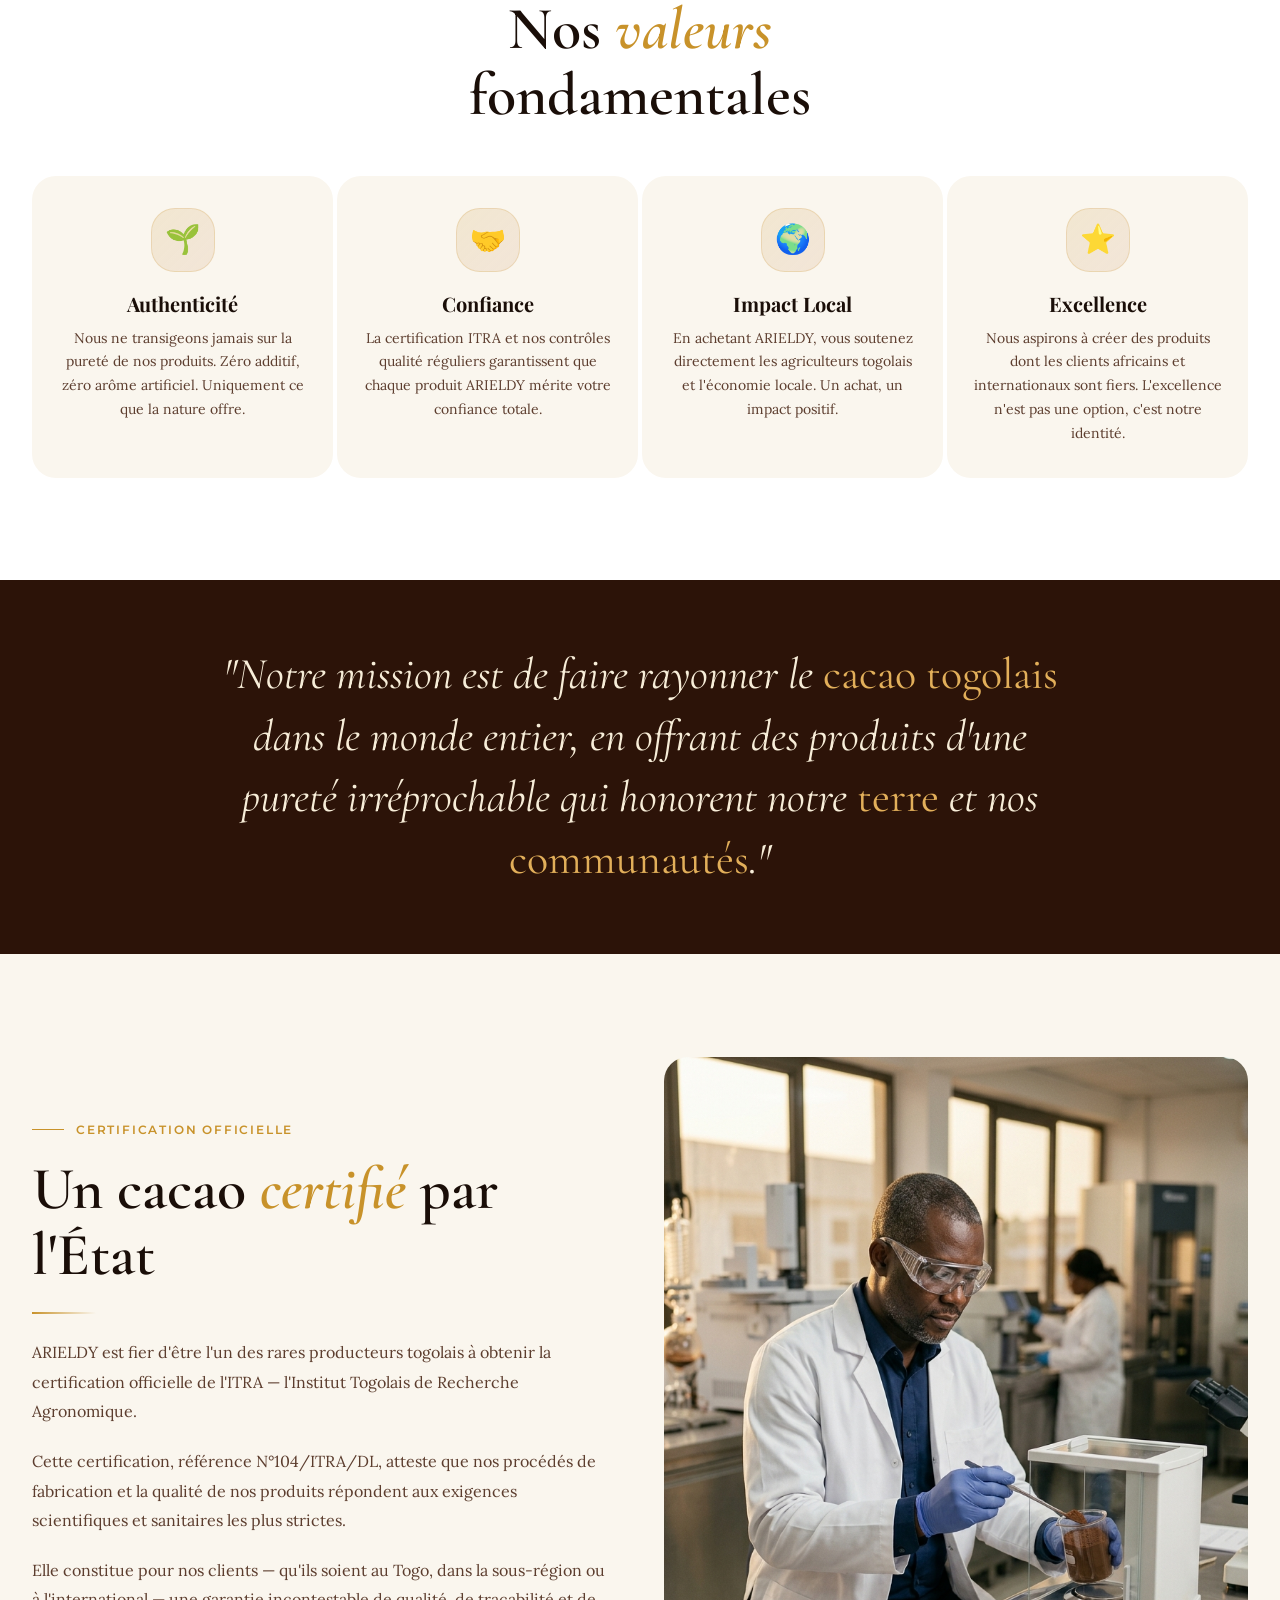
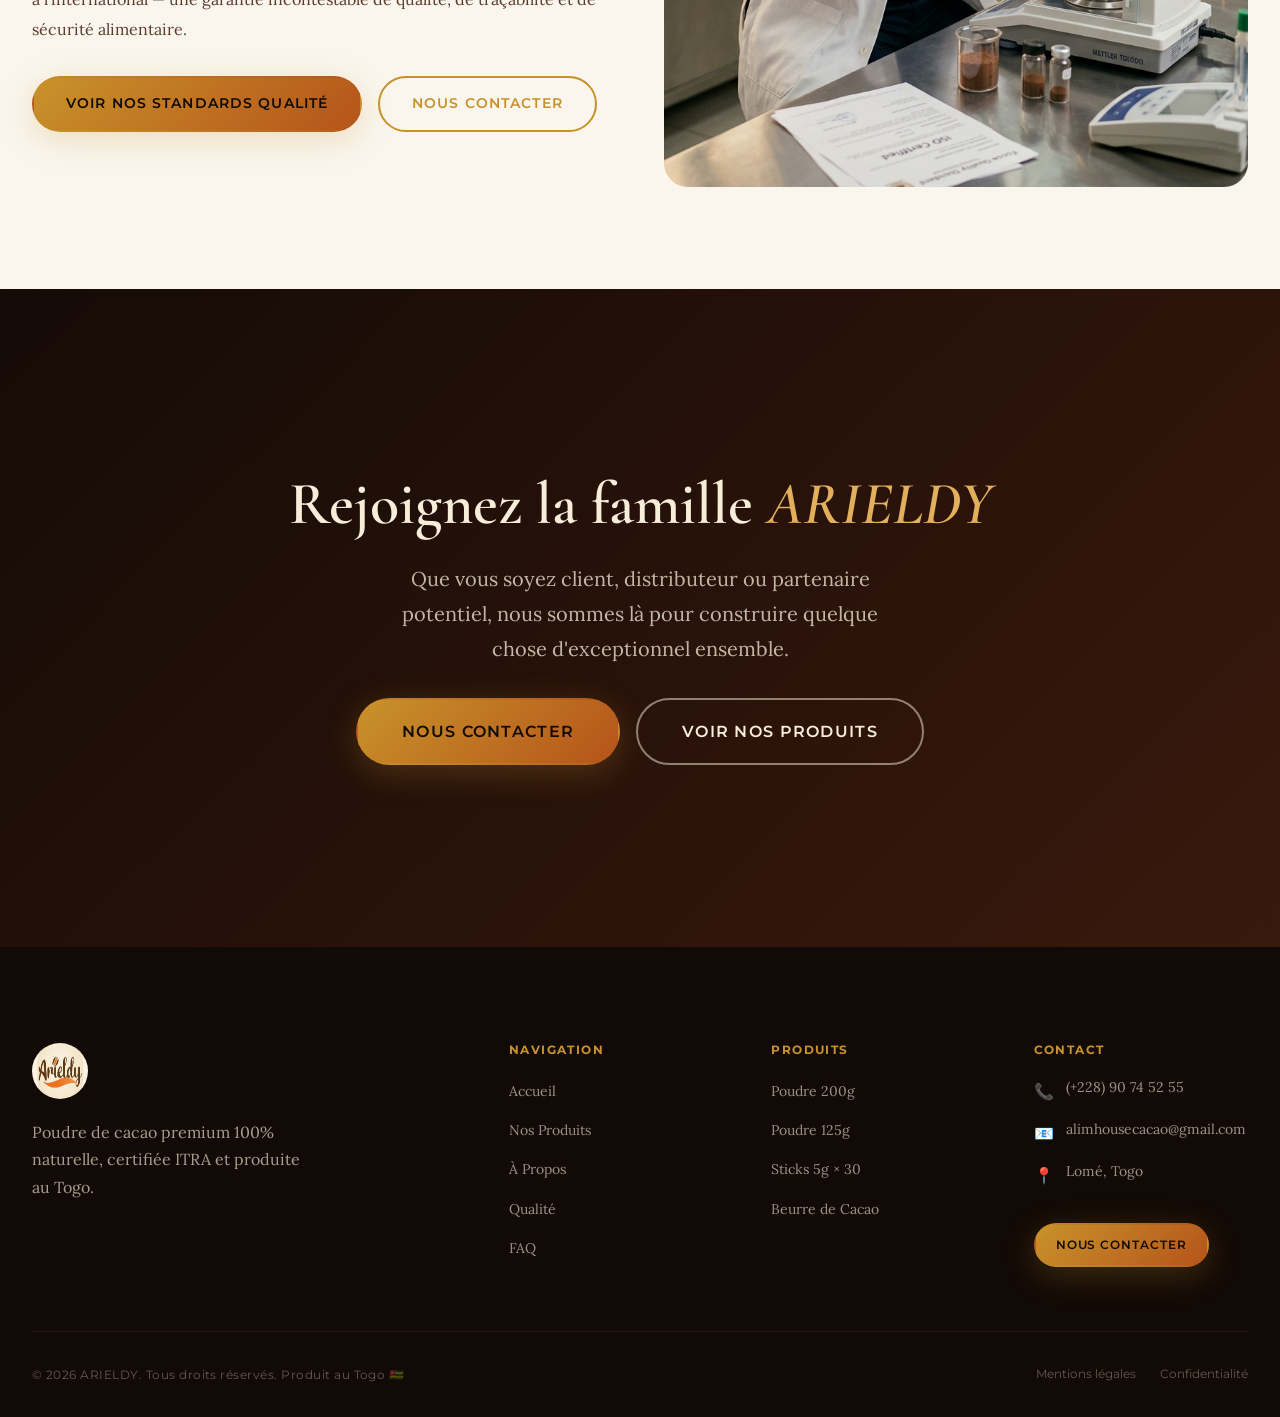
<file: a-propos.html>
<!DOCTYPE html>
<html lang="fr">
<head>
  <meta charset="UTF-8">
  <meta name="viewport" content="width=device-width, initial-scale=1.0">
  <title>Notre Histoire · ARIELDY – Producteur de Cacao Premium du Togo</title>
  <meta name="description" content="Découvrez l'histoire d'ARIELDY, entreprise togolaise qui transforme les meilleures fèves de cacao en poudre certifiée premium. Notre mission : valoriser le cacao africain à l'international.">
  <link rel="preconnect" href="https://fonts.googleapis.com">
  <link rel="preconnect" href="https://fonts.gstatic.com" crossorigin>
  <link rel="stylesheet" href="css/main.css">
</head>
<body>
  <a href="#main-content" class="skip-link">Aller au contenu principal</a>
  <div class="page-curtain" aria-hidden="true"></div>

  <a href="https://wa.me/22890745255" class="whatsapp-float" target="_blank" rel="noopener" aria-label="Contacter ARIELDY sur WhatsApp">
    <span class="whatsapp-float__tooltip">Écrire sur WhatsApp</span>
    <svg viewBox="0 0 24 24" aria-hidden="true"><path d="M17.472 14.382c-.297-.149-1.758-.867-2.03-.967-.273-.099-.471-.148-.67.15-.197.297-.767.966-.94 1.164-.173.199-.347.223-.644.075-.297-.15-1.255-.463-2.39-1.475-.883-.788-1.48-1.761-1.653-2.059-.173-.297-.018-.458.13-.606.134-.133.298-.347.446-.52.149-.174.198-.298.298-.497.099-.198.05-.371-.025-.52-.075-.149-.669-1.612-.916-2.207-.242-.579-.487-.5-.669-.51-.173-.008-.371-.01-.57-.01-.198 0-.52.074-.792.372-.272.297-1.04 1.016-1.04 2.479 0 1.462 1.065 2.875 1.213 3.074.149.198 2.096 3.2 5.077 4.487.709.306 1.262.489 1.694.625.712.227 1.36.195 1.871.118.571-.085 1.758-.719 2.006-1.413.248-.694.248-1.289.173-1.413-.074-.124-.272-.198-.57-.347m-5.421 7.403h-.004a9.87 9.87 0 01-5.031-1.378l-.361-.214-3.741.982.998-3.648-.235-.374a9.86 9.86 0 01-1.51-5.26c.001-5.45 4.436-9.884 9.888-9.884 2.64 0 5.122 1.03 6.988 2.898a9.825 9.825 0 012.893 6.994c-.003 5.45-4.437 9.884-9.885 9.884m8.413-18.297A11.815 11.815 0 0012.05 0C5.495 0 .16 5.335.157 11.892c0 2.096.547 4.142 1.588 5.945L.057 24l6.305-1.654a11.882 11.882 0 005.683 1.448h.005c6.554 0 11.89-5.335 11.893-11.893a11.821 11.821 0 00-3.48-8.413z"/></svg>
  </a>

  <nav class="nav" aria-label="Navigation principale">
    <div class="nav__inner">
      <a href="index.html" class="nav__logo"><img src="images/LOGO.jpeg" alt="Logo Arieldy" width="48" height="48"></a>
      <ul class="nav__links" role="list">
        <li><a href="index.html" class="nav__link">Accueil</a></li>
        <li><a href="produits.html" class="nav__link">Produits</a></li>
        <li><a href="a-propos.html" class="nav__link active">À Propos</a></li>
        <li><a href="qualite.html" class="nav__link">Qualité</a></li>
        <li><a href="blog.html" class="nav__link">Actualités</a></li>
        <li><a href="faq.html" class="nav__link">FAQ</a></li>
      </ul>
      <a href="contact.html" class="nav__cta">Demander un devis</a>
      <button class="nav__hamburger" aria-expanded="false" aria-controls="mobile-menu" aria-label="Ouvrir le menu"><span></span><span></span><span></span></button>
    </div>
  </nav>

  <div class="nav__mobile" id="mobile-menu" role="dialog" aria-label="Menu principal" aria-modal="true">
    <div class="nav__mobile-logo" aria-hidden="true"><img src="images/LOGO.jpeg" alt="" width="48" height="48"></div>
    <button class="nav__mobile-close" aria-label="Fermer le menu">✕</button>
    <ul class="nav__mobile-links" role="list">
      <li><a href="index.html" class="nav__mobile-link">Accueil</a></li>
      <li><a href="produits.html" class="nav__mobile-link">Produits</a></li>
      <li><a href="a-propos.html" class="nav__mobile-link">À Propos</a></li>
      <li><a href="qualite.html" class="nav__mobile-link">Qualité</a></li>
      <li><a href="blog.html" class="nav__mobile-link">Actualités</a></li>
      <li><a href="faq.html" class="nav__mobile-link">FAQ</a></li>
    </ul>
    <div class="nav__mobile-cta"><a href="contact.html" class="btn btn--primary btn--lg">Demander un devis</a></div>
    <p class="nav__mobile-footer">+228 90 74 52 55</p>
  </div>

  <main id="main-content">

    <!-- Hero -->
    <header class="page-hero" aria-labelledby="about-h1">
      <img src="images/about_hero_bg.png" alt="Professionnelle africaine contrôlant la qualité du cacao dans un laboratoire moderne" class="page-hero__bg" loading="eager">
      <div class="page-hero__overlay" aria-hidden="true"></div>
      <div class="container page-hero__content">
        <nav aria-label="Fil d'Ariane"><ol class="breadcrumb" role="list"><li><a href="index.html" class="breadcrumb__link">Accueil</a></li><li aria-hidden="true"><span class="breadcrumb__sep">→</span></li><li><span class="breadcrumb__current">À Propos</span></li></ol></nav>
        <p class="page-hero__label">Notre Histoire</p>
        <h1 class="page-hero__title" id="about-h1">L'histoire d'une <em>excellence</em> africaine</h1>
        <p class="page-hero__subtitle">ARIELDY est née au Togo, portée par une conviction : le meilleur cacao d'Afrique mérite d'être connu du monde entier.</p>
      </div>
    </header>

    <!-- Story -->
    <section style="background:var(--c-linen);padding-block:var(--section-py);" aria-labelledby="story-h2">
      <div class="container">
        <div class="about-story-grid">
          <div data-reveal="fade-left">
            <div class="about-img-wrap">
              <img src="images/cocoa_farm_hero.png" alt="Agriculteurs africains récoltant des cabosses de cacao dorées dans une plantation togolaise au coucher du soleil" loading="lazy" width="600" height="750">
            </div>
          </div>
          <div data-reveal="fade-right" data-delay="200">
            <p class="section-label">Nos Origines</p>
            <h2 class="section-title" id="story-h2">Du champ à votre <em>maison</em></h2>
            <div class="divider-gold"></div>
            <p style="font-family:var(--font-body);font-size:var(--fs-base);color:var(--c-text-secondary);line-height:1.85;margin-bottom:var(--sp-5);">
              ARIELDY est une entreprise togolaise spécialisée dans la transformation et la commercialisation de produits dérivés du cacao. Fondée avec l'ambition de valoriser les ressources agricoles exceptionnelles du Togo, notre entreprise s'est rapidement imposée comme une référence dans la production de poudre de cacao premium.
            </p>
            <p style="font-family:var(--font-body);font-size:var(--fs-base);color:var(--c-text-secondary);line-height:1.85;margin-bottom:var(--sp-5);">
              Chaque produit ARIELDY est le résultat d'un processus rigoureux — de la sélection des meilleures fèves dans les plantations de l'Ouest togolais jusqu'à l'emballage final conforme aux standards internationaux d'exportation.
            </p>
            <p style="font-family:var(--font-body);font-size:var(--fs-base);color:var(--c-text-secondary);line-height:1.85;margin-bottom:var(--sp-8);">
              Notre mission va au-delà du commerce : nous participons au développement économique local en soutenant les communautés agricoles et en créant des emplois durables au Togo.
            </p>
            <div class="trust-badges">
              <span class="trust-badge">🏅 Certifié ITRA</span>
              <span class="trust-badge">🇹🇬 Made in Togo</span>
              <span class="trust-badge">🌍 Export International</span>
            </div>
          </div>
        </div>
      </div>
    </section>

    <!-- Values -->
    <section style="background:var(--c-white);padding-block:var(--section-py);" aria-labelledby="values-title">
      <div class="container">
        <div class="text-center" style="max-width:600px;margin-inline:auto;margin-bottom:var(--sp-12);">
          <p class="section-label" style="justify-content:center;">Ce qui nous guide</p>
          <h2 class="section-title" id="values-title" data-reveal>Nos <em>valeurs</em> fondamentales</h2>
        </div>
        <div class="why-grid">
          <div class="why-card" data-reveal data-delay="100">
            <div class="why-card__icon">🌱</div>
            <h3 class="why-card__title">Authenticité</h3>
            <p class="why-card__text">Nous ne transigeons jamais sur la pureté de nos produits. Zéro additif, zéro arôme artificiel. Uniquement ce que la nature offre.</p>
          </div>
          <div class="why-card" data-reveal data-delay="200">
            <div class="why-card__icon">🤝</div>
            <h3 class="why-card__title">Confiance</h3>
            <p class="why-card__text">La certification ITRA et nos contrôles qualité réguliers garantissent que chaque produit ARIELDY mérite votre confiance totale.</p>
          </div>
          <div class="why-card" data-reveal data-delay="300">
            <div class="why-card__icon">🌍</div>
            <h3 class="why-card__title">Impact Local</h3>
            <p class="why-card__text">En achetant ARIELDY, vous soutenez directement les agriculteurs togolais et l'économie locale. Un achat, un impact positif.</p>
          </div>
          <div class="why-card" data-reveal data-delay="400">
            <div class="why-card__icon">⭐</div>
            <h3 class="why-card__title">Excellence</h3>
            <p class="why-card__text">Nous aspirons à créer des produits dont les clients africains et internationaux sont fiers. L'excellence n'est pas une option, c'est notre identité.</p>
          </div>
        </div>
      </div>
    </section>

    <!-- Mission statement -->
    <section class="brand-statement" aria-label="Notre mission">
      <div class="container">
        <p class="brand-statement__text" data-reveal>
          "Notre mission est de faire rayonner le <em>cacao togolais</em> dans le monde entier, en offrant des produits d'une pureté irréprochable qui honorent notre <em>terre</em> et nos <em>communautés</em>."
        </p>
      </div>
    </section>

    <!-- Team / Origin -->
    <section style="background:var(--c-linen);padding-block:var(--section-py);" aria-labelledby="certification-title">
      <div class="container">
        <div class="about-story-grid">
          <div data-reveal="fade-right">
            <p class="section-label">Certification Officielle</p>
            <h2 class="section-title" id="certification-title">Un cacao <em>certifié</em> par l'État</h2>
            <div class="divider-gold"></div>
            <p style="font-family:var(--font-body);font-size:var(--fs-base);color:var(--c-text-secondary);line-height:1.85;margin-bottom:var(--sp-5);">
              ARIELDY est fier d'être l'un des rares producteurs togolais à obtenir la certification officielle de l'ITRA — l'Institut Togolais de Recherche Agronomique.
            </p>
            <p style="font-family:var(--font-body);font-size:var(--fs-base);color:var(--c-text-secondary);line-height:1.85;margin-bottom:var(--sp-5);">
              Cette certification, référence N°104/ITRA/DL, atteste que nos procédés de fabrication et la qualité de nos produits répondent aux exigences scientifiques et sanitaires les plus strictes.
            </p>
            <p style="font-family:var(--font-body);font-size:var(--fs-base);color:var(--c-text-secondary);line-height:1.85;margin-bottom:var(--sp-8);">
              Elle constitue pour nos clients — qu'ils soient au Togo, dans la sous-région ou à l'international — une garantie incontestable de qualité, de traçabilité et de sécurité alimentaire.
            </p>
            <div style="display:flex;gap:var(--sp-4);flex-wrap:wrap;">
              <a href="qualite.html" class="btn btn--primary">Voir nos standards qualité</a>
              <a href="contact.html" class="btn btn--ghost">Nous contacter</a>
            </div>
          </div>
          <div data-reveal="fade-left" data-delay="200">
            <div class="about-img-wrap">
              <img src="images/quality_lab_image.png" alt="Scientifique africain analysant la qualité de la poudre de cacao dans un laboratoire moderne" loading="lazy" width="600" height="750">
            </div>
          </div>
        </div>
      </div>
    </section>

    <!-- CTA -->
    <section class="export-cta" aria-label="Contactez-nous">
      <div class="export-cta__overlay" aria-hidden="true"></div>
      <div class="container" style="position:relative;z-index:2;text-align:center;padding-block:var(--sp-20);">
        <h2 class="section-title section-title--light" data-reveal>Rejoignez la famille <em>ARIELDY</em></h2>
        <p style="font-family:var(--font-body);font-size:var(--fs-lg);color:rgba(247,237,216,0.75);max-width:500px;margin-inline:auto;margin-bottom:var(--sp-8);line-height:1.75;" data-reveal data-delay="100">
          Que vous soyez client, distributeur ou partenaire potentiel, nous sommes là pour construire quelque chose d'exceptionnel ensemble.
        </p>
        <div style="display:flex;gap:var(--sp-4);justify-content:center;flex-wrap:wrap;" data-reveal data-delay="200">
          <a href="contact.html" class="btn btn--primary btn--lg">Nous contacter</a>
          <a href="produits.html" class="btn btn--ghost-light btn--lg">Voir nos produits</a>
        </div>
      </div>
    </section>

  </main>

  <footer class="footer" aria-label="Pied de page">
    <div class="container">
      <div class="footer__grid">
        <div><img src="images/LOGO.jpeg" alt="Logo Arieldy" class="footer__brand-logo" width="56" height="56"><p class="footer__tagline">Poudre de cacao premium 100% naturelle, certifiée ITRA et produite au Togo.</p></div>
        <div><h3 class="footer__col-title">Navigation</h3><ul class="footer__links" role="list"><li><a href="index.html" class="footer__link">Accueil</a></li><li><a href="produits.html" class="footer__link">Nos Produits</a></li><li><a href="a-propos.html" class="footer__link">À Propos</a></li><li><a href="qualite.html" class="footer__link">Qualité</a></li><li><a href="faq.html" class="footer__link">FAQ</a></li></ul></div>
        <div><h3 class="footer__col-title">Produits</h3><ul class="footer__links" role="list"><li><a href="produit-200g.html" class="footer__link">Poudre 200g</a></li><li><a href="produit-125g.html" class="footer__link">Poudre 125g</a></li><li><a href="produit-sticks.html" class="footer__link">Sticks 5g × 30</a></li><li><a href="produit-beurre.html" class="footer__link">Beurre de Cacao</a></li></ul></div>
        <div><h3 class="footer__col-title">Contact</h3><address style="font-style:normal;"><div class="footer__contact-item"><span class="footer__contact-icon" aria-hidden="true">📞</span><a href="tel:+22890745255" class="footer__link">(+228) 90 74 52 55</a></div><div class="footer__contact-item"><span class="footer__contact-icon" aria-hidden="true">📧</span><a href="mailto:alimhousecacao@gmail.com" class="footer__link">alimhousecacao@gmail.com</a></div><div class="footer__contact-item"><span class="footer__contact-icon" aria-hidden="true">📍</span><span>Lomé, Togo</span></div></address><a href="contact.html" class="btn btn--primary btn--sm" style="margin-top:var(--sp-5);">Nous contacter</a></div>
      </div>
      <div class="footer__bottom"><p class="footer__copyright">© 2026 ARIELDY. Tous droits réservés. Produit au Togo 🇹🇬</p><div class="footer__legal"><a href="#" class="footer__legal-link">Mentions légales</a><a href="#" class="footer__legal-link">Confidentialité</a></div></div>
    </div>
  </footer>

  <script src="js/main.js" defer></script>
</body>
</html>
</file>
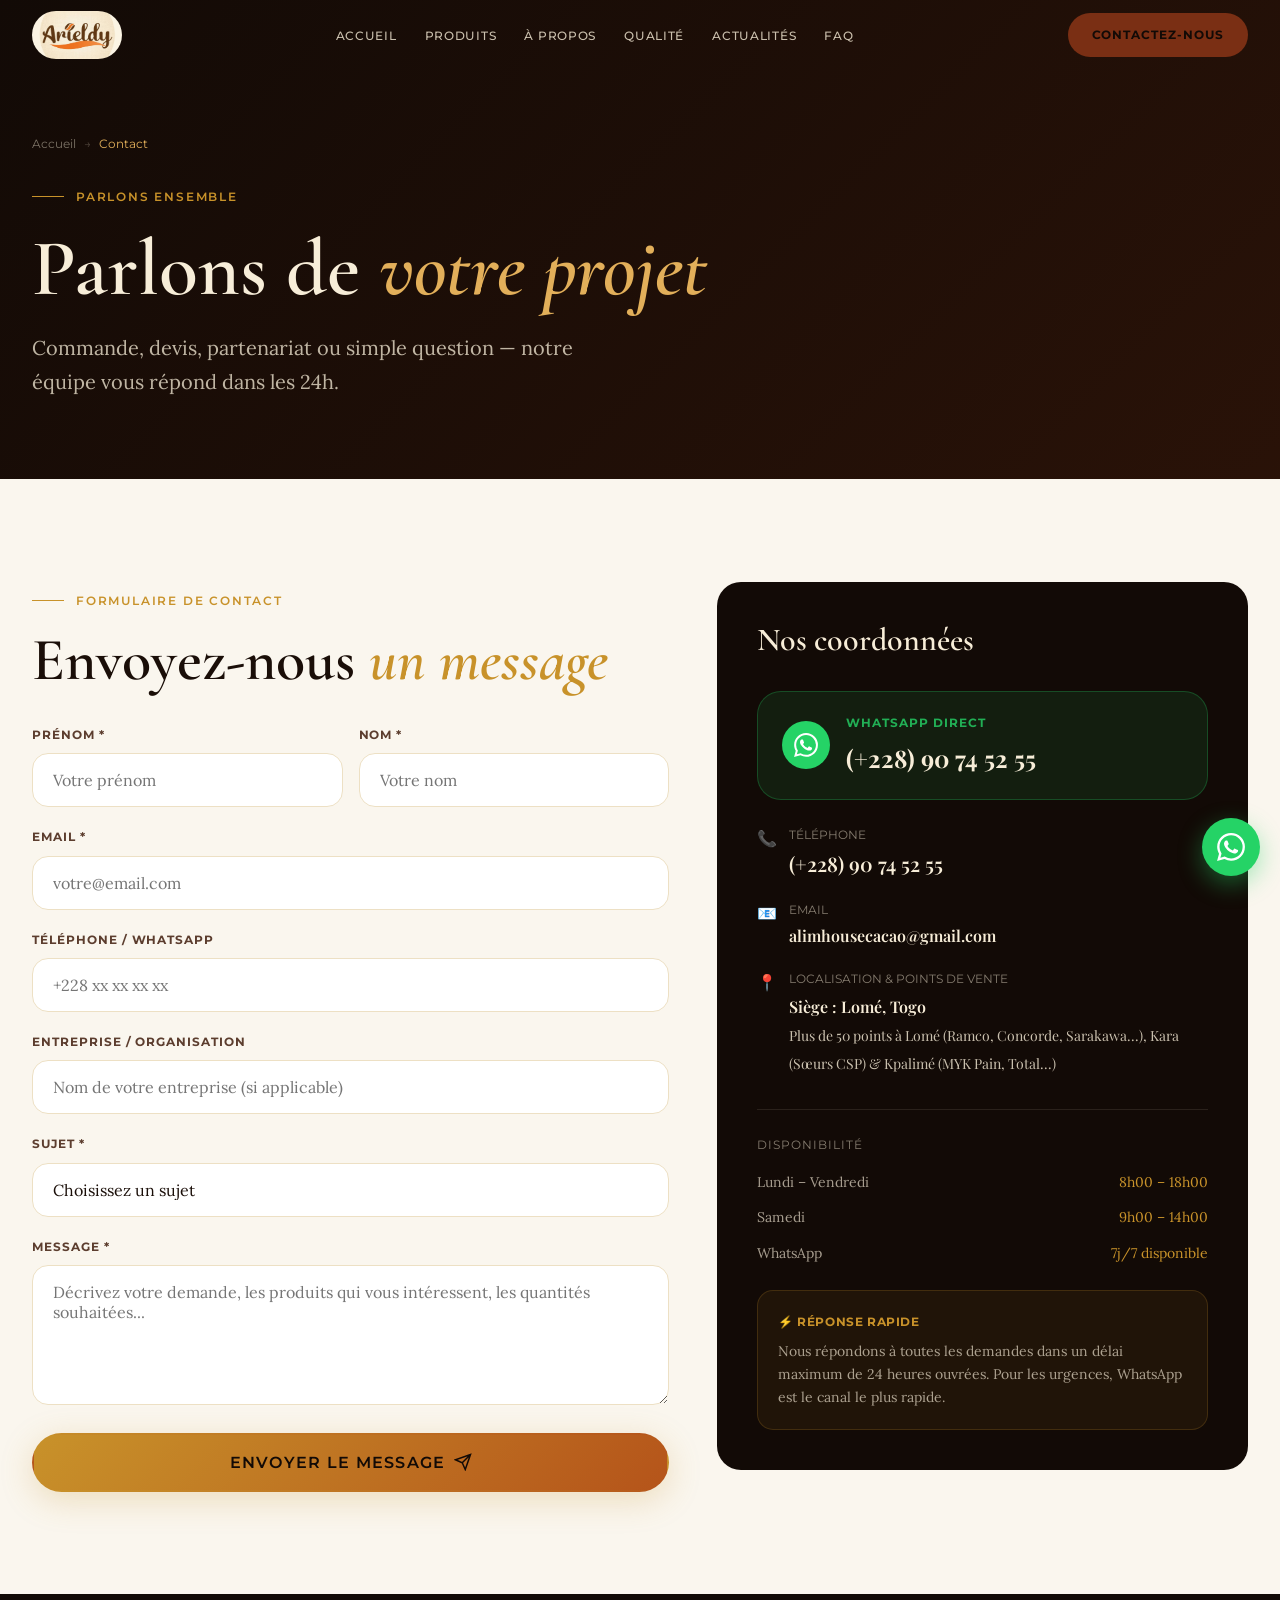
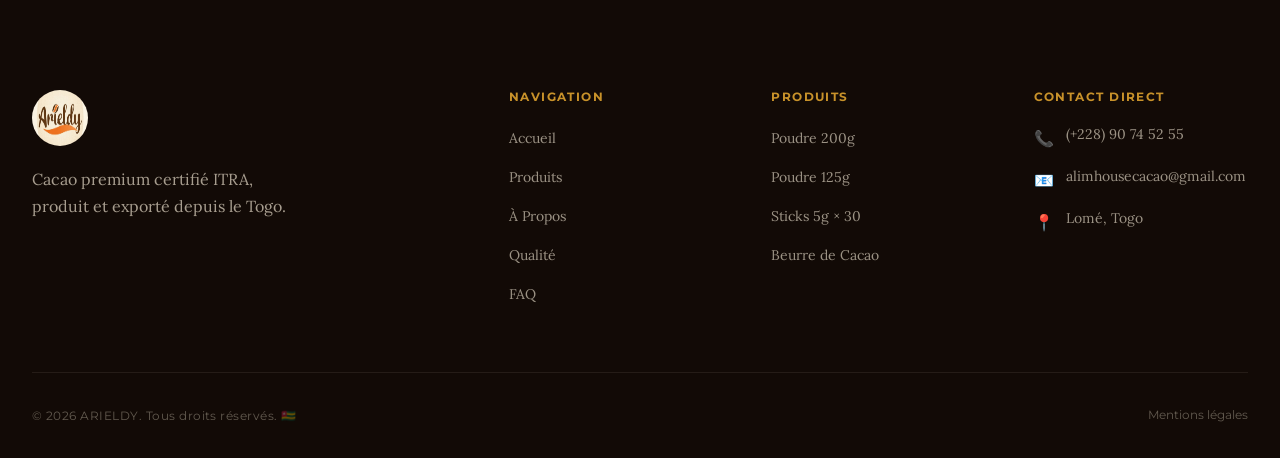
<file: contact.html>
<!DOCTYPE html>
<html lang="fr">
<head>
  <meta charset="UTF-8">
  <meta name="viewport" content="width=device-width, initial-scale=1.0">
  <title>Nous Contacter · ARIELDY – Commandes, Devis &amp; Partenariats</title>
  <meta name="description" content="Contactez ARIELDY pour commander de la poudre de cacao premium, obtenir un devis professionnel ou démarrer un partenariat B2B. WhatsApp, email ou formulaire disponibles.">
  <link rel="preconnect" href="https://fonts.googleapis.com">
  <link rel="preconnect" href="https://fonts.gstatic.com" crossorigin>
  <link rel="stylesheet" href="css/main.css">
</head>
<body>
  <a href="#main-content" class="skip-link">Aller au contenu principal</a>
  <div class="page-curtain" aria-hidden="true"></div>
  <a href="https://wa.me/22890745255" class="whatsapp-float" target="_blank" rel="noopener" aria-label="Contacter ARIELDY sur WhatsApp"><span class="whatsapp-float__tooltip">WhatsApp direct</span><svg viewBox="0 0 24 24" aria-hidden="true"><path d="M17.472 14.382c-.297-.149-1.758-.867-2.03-.967-.273-.099-.471-.148-.67.15-.197.297-.767.966-.94 1.164-.173.199-.347.223-.644.075-.297-.15-1.255-.463-2.39-1.475-.883-.788-1.48-1.761-1.653-2.059-.173-.297-.018-.458.13-.606.134-.133.298-.347.446-.52.149-.174.198-.298.298-.497.099-.198.05-.371-.025-.52-.075-.149-.669-1.612-.916-2.207-.242-.579-.487-.5-.669-.51-.173-.008-.371-.01-.57-.01-.198 0-.52.074-.792.372-.272.297-1.04 1.016-1.04 2.479 0 1.462 1.065 2.875 1.213 3.074.149.198 2.096 3.2 5.077 4.487.709.306 1.262.489 1.694.625.712.227 1.36.195 1.871.118.571-.085 1.758-.719 2.006-1.413.248-.694.248-1.289.173-1.413-.074-.124-.272-.198-.57-.347m-5.421 7.403h-.004a9.87 9.87 0 01-5.031-1.378l-.361-.214-3.741.982.998-3.648-.235-.374a9.86 9.86 0 01-1.51-5.26c.001-5.45 4.436-9.884 9.888-9.884 2.64 0 5.122 1.03 6.988 2.898a9.825 9.825 0 012.893 6.994c-.003 5.45-4.437 9.884-9.885 9.884m8.413-18.297A11.815 11.815 0 0012.05 0C5.495 0 .16 5.335.157 11.892c0 2.096.547 4.142 1.588 5.945L.057 24l6.305-1.654a11.882 11.882 0 005.683 1.448h.005c6.554 0 11.89-5.335 11.893-11.893a11.821 11.821 0 00-3.48-8.413z"/></svg></a>

  <nav class="nav" aria-label="Navigation principale">
    <div class="nav__inner">
      <a href="index.html" class="nav__logo"><img src="images/LOGO.jpeg" alt="Logo Arieldy" width="48" height="48"></a>
      <ul class="nav__links" role="list">
        <li><a href="index.html" class="nav__link">Accueil</a></li>
        <li><a href="produits.html" class="nav__link">Produits</a></li>
        <li><a href="a-propos.html" class="nav__link">À Propos</a></li>
        <li><a href="qualite.html" class="nav__link">Qualité</a></li>
        <li><a href="blog.html" class="nav__link">Actualités</a></li>
        <li><a href="faq.html" class="nav__link">FAQ</a></li>
      </ul>
      <a href="contact.html" class="nav__cta" style="background:var(--c-terracotta);">Contactez-nous</a>
      <button class="nav__hamburger" aria-expanded="false" aria-controls="mobile-menu" aria-label="Ouvrir le menu"><span></span><span></span><span></span></button>
    </div>
  </nav>

  <div class="nav__mobile" id="mobile-menu" role="dialog" aria-label="Menu" aria-modal="true">
    <div class="nav__mobile-logo" aria-hidden="true"><img src="images/LOGO.jpeg" alt="" width="48" height="48"></div>
    <button class="nav__mobile-close" aria-label="Fermer">✕</button>
    <ul class="nav__mobile-links" role="list">
      <li><a href="index.html" class="nav__mobile-link">Accueil</a></li>
      <li><a href="produits.html" class="nav__mobile-link">Produits</a></li>
      <li><a href="a-propos.html" class="nav__mobile-link">À Propos</a></li>
      <li><a href="qualite.html" class="nav__mobile-link">Qualité</a></li>
      <li><a href="faq.html" class="nav__mobile-link">FAQ</a></li>
    </ul>
    <div class="nav__mobile-cta"><a href="contact.html" class="btn btn--primary btn--lg">Contactez-nous</a></div>
    <p class="nav__mobile-footer">+228 90 74 52 55</p>
  </div>

  <main id="main-content">

    <!-- Hero -->
    <header class="page-hero" style="min-height:40vh;" aria-labelledby="contact-h1">
      <div class="page-hero__overlay" aria-hidden="true" style="background:linear-gradient(135deg,rgba(18,10,6,0.97),rgba(44,19,8,0.9))"></div>
      <div class="container page-hero__content">
        <nav aria-label="Fil d'Ariane"><ol class="breadcrumb" role="list"><li><a href="index.html" class="breadcrumb__link">Accueil</a></li><li aria-hidden="true"><span class="breadcrumb__sep">→</span></li><li><span class="breadcrumb__current">Contact</span></li></ol></nav>
        <p class="page-hero__label">Parlons ensemble</p>
        <h1 class="page-hero__title" id="contact-h1">Parlons de <em>votre projet</em></h1>
        <p class="page-hero__subtitle">Commande, devis, partenariat ou simple question — notre équipe vous répond dans les 24h.</p>
      </div>
    </header>

    <!-- Contact section -->
    <section style="background:var(--c-linen);padding-block:var(--section-py);" aria-labelledby="contact-form-title">
      <div class="container">
        <div class="contact-grid">

          <!-- Form -->
          <div data-reveal="fade-right">
            <p class="section-label">Formulaire de Contact</p>
            <h2 class="section-title" id="contact-form-title" style="margin-bottom:var(--sp-8);">Envoyez-nous <em>un message</em></h2>

            <form id="contact-form" action="#" method="post" novalidate>
              <div style="display:grid;grid-template-columns:1fr;gap:0;">

                <div style="display:grid;grid-template-columns:1fr 1fr;gap:var(--sp-4);">
                  <div class="form-group">
                    <label class="form-label" for="contact-prenom">Prénom *</label>
                    <input class="form-input" type="text" id="contact-prenom" name="prenom" required autocomplete="given-name" placeholder="Votre prénom">
                  </div>
                  <div class="form-group">
                    <label class="form-label" for="contact-nom">Nom *</label>
                    <input class="form-input" type="text" id="contact-nom" name="nom" required autocomplete="family-name" placeholder="Votre nom">
                  </div>
                </div>

                <div class="form-group">
                  <label class="form-label" for="contact-email">Email *</label>
                  <input class="form-input" type="email" id="contact-email" name="email" required autocomplete="email" placeholder="votre@email.com">
                </div>

                <div class="form-group">
                  <label class="form-label" for="contact-tel">Téléphone / WhatsApp</label>
                  <input class="form-input" type="tel" id="contact-tel" name="telephone" autocomplete="tel" placeholder="+228 xx xx xx xx">
                </div>

                <div class="form-group">
                  <label class="form-label" for="contact-societe">Entreprise / Organisation</label>
                  <input class="form-input" type="text" id="contact-societe" name="societe" autocomplete="organization" placeholder="Nom de votre entreprise (si applicable)">
                </div>

                <div class="form-group">
                  <label class="form-label" for="contact-sujet">Sujet *</label>
                  <select class="form-select" id="contact-sujet" name="sujet" required>
                    <option value="" disabled selected>Choisissez un sujet</option>
                    <option value="commande">Commander un produit</option>
                    <option value="devis">Demander un devis</option>
                    <option value="partenariat">Partenariat B2B / Distribution</option>
                    <option value="export">Exportation internationale</option>
                    <option value="qualite">Informations qualité / certification</option>
                    <option value="autre">Autre demande</option>
                  </select>
                </div>

                <div class="form-group">
                  <label class="form-label" for="contact-message">Message *</label>
                  <textarea class="form-textarea" id="contact-message" name="message" required placeholder="Décrivez votre demande, les produits qui vous intéressent, les quantités souhaitées..." rows="5"></textarea>
                </div>

                <div>
                  <button type="submit" class="btn btn--primary btn--lg" style="width:100%;">
                    Envoyer le message
                    <svg style="width:18px;height:18px;fill:none;stroke:currentColor;stroke-width:2;" viewBox="0 0 24 24" aria-hidden="true"><path d="M22 2L11 13M22 2L15 22l-4-9-9-4 20-7z"/></svg>
                  </button>
                </div>

              </div>
            </form>
          </div>

          <!-- Info panel -->
          <div data-reveal="fade-left" data-delay="200">
            <div class="contact-info">
              <h2 class="contact-info__title">Nos coordonnées</h2>

              <!-- WhatsApp CTA -->
              <a href="https://wa.me/22890745255" class="contact-whatsapp" target="_blank" rel="noopener" aria-label="Écrire à ARIELDY sur WhatsApp">
                <div class="contact-whatsapp__icon" aria-hidden="true">
                  <svg viewBox="0 0 24 24" aria-hidden="true"><path d="M17.472 14.382c-.297-.149-1.758-.867-2.03-.967-.273-.099-.471-.148-.67.15-.197.297-.767.966-.94 1.164-.173.199-.347.223-.644.075-.297-.15-1.255-.463-2.39-1.475-.883-.788-1.48-1.761-1.653-2.059-.173-.297-.018-.458.13-.606.134-.133.298-.347.446-.52.149-.174.198-.298.298-.497.099-.198.05-.371-.025-.52-.075-.149-.669-1.612-.916-2.207-.242-.579-.487-.5-.669-.51-.173-.008-.371-.01-.57-.01-.198 0-.52.074-.792.372-.272.297-1.04 1.016-1.04 2.479 0 1.462 1.065 2.875 1.213 3.074.149.198 2.096 3.2 5.077 4.487.709.306 1.262.489 1.694.625.712.227 1.36.195 1.871.118.571-.085 1.758-.719 2.006-1.413.248-.694.248-1.289.173-1.413-.074-.124-.272-.198-.57-.347m-5.421 7.403h-.004a9.87 9.87 0 01-5.031-1.378l-.361-.214-3.741.982.998-3.648-.235-.374a9.86 9.86 0 01-1.51-5.26c.001-5.45 4.436-9.884 9.888-9.884 2.64 0 5.122 1.03 6.988 2.898a9.825 9.825 0 012.893 6.994c-.003 5.45-4.437 9.884-9.885 9.884m8.413-18.297A11.815 11.815 0 0012.05 0C5.495 0 .16 5.335.157 11.892c0 2.096.547 4.142 1.588 5.945L.057 24l6.305-1.654a11.882 11.882 0 005.683 1.448h.005c6.554 0 11.89-5.335 11.893-11.893a11.821 11.821 0 00-3.48-8.413z"/></svg>
                </div>
                <div>
                  <p class="contact-whatsapp__label">WhatsApp Direct</p>
                  <p class="contact-whatsapp__number">(+228) 90 74 52 55</p>
                </div>
              </a>

              <address style="font-style:normal;">
                <div class="footer__contact-item" style="margin-bottom:var(--sp-5);">
                  <span class="footer__contact-icon" aria-hidden="true">📞</span>
                  <div>
                    <p style="font-family:var(--font-ui);font-size:var(--fs-xs);color:rgba(247,237,216,0.5);margin-bottom:var(--sp-1);">TÉLÉPHONE</p>
                    <a href="tel:+22890745255" style="font-family:var(--font-heading);font-size:var(--fs-lg);color:var(--c-cream);font-weight:600;">(+228) 90 74 52 55</a>
                  </div>
                </div>

                <div class="footer__contact-item" style="margin-bottom:var(--sp-5);">
                  <span class="footer__contact-icon" aria-hidden="true">📧</span>
                  <div>
                    <p style="font-family:var(--font-ui);font-size:var(--fs-xs);color:rgba(247,237,216,0.5);margin-bottom:var(--sp-1);">EMAIL</p>
                    <a href="mailto:alimhousecacao@gmail.com" style="font-family:var(--font-heading);font-size:var(--fs-base);color:var(--c-cream);font-weight:600;">alimhousecacao@gmail.com</a>
                  </div>
                </div>

                <div class="footer__contact-item" style="margin-bottom:var(--sp-8);">
                  <span class="footer__contact-icon" aria-hidden="true">📍</span>
                  <div>
                    <p style="font-family:var(--font-ui);font-size:var(--fs-xs);color:rgba(247,237,216,0.5);margin-bottom:var(--sp-1);">LOCALISATION &amp; POINTS DE VENTE</p>
                    <p style="font-family:var(--font-heading);font-size:var(--fs-base);color:var(--c-cream);font-weight:600;">Siège : Lomé, Togo<br><span style="font-size:var(--fs-sm);color:rgba(247,237,216,0.8);font-weight:400;">Plus de 50 points à Lomé (Ramco, Concorde, Sarakawa...), Kara (Sœurs CSP) &amp; Kpalimé (MYK Pain, Total...)</span></p>
                  </div>
                </div>
              </address>

              <div style="border-top:1px solid rgba(247,237,216,0.1);padding-top:var(--sp-6);">
                <p style="font-family:var(--font-ui);font-size:var(--fs-xs);color:rgba(247,237,216,0.5);margin-bottom:var(--sp-4);letter-spacing:0.08em;text-transform:uppercase;">Disponibilité</p>
                <div style="display:flex;flex-direction:column;gap:var(--sp-3);">
                  <div style="display:flex;justify-content:space-between;font-family:var(--font-body);font-size:var(--fs-sm);">
                    <span style="color:rgba(247,237,216,0.65);">Lundi – Vendredi</span>
                    <span style="color:var(--c-gold);">8h00 – 18h00</span>
                  </div>
                  <div style="display:flex;justify-content:space-between;font-family:var(--font-body);font-size:var(--fs-sm);">
                    <span style="color:rgba(247,237,216,0.65);">Samedi</span>
                    <span style="color:var(--c-gold);">9h00 – 14h00</span>
                  </div>
                  <div style="display:flex;justify-content:space-between;font-family:var(--font-body);font-size:var(--fs-sm);">
                    <span style="color:rgba(247,237,216,0.65);">WhatsApp</span>
                    <span style="color:var(--c-gold);">7j/7 disponible</span>
                  </div>
                </div>
              </div>

              <div style="margin-top:var(--sp-6);padding:var(--sp-5);background:rgba(200,146,42,0.08);border:1px solid rgba(200,146,42,0.2);border-radius:var(--radius-lg);">
                <p style="font-family:var(--font-ui);font-size:var(--fs-xs);font-weight:700;color:var(--c-gold);margin-bottom:var(--sp-2);letter-spacing:0.05em;">⚡ RÉPONSE RAPIDE</p>
                <p style="font-family:var(--font-body);font-size:var(--fs-sm);color:rgba(247,237,216,0.65);line-height:1.65;">Nous répondons à toutes les demandes dans un délai maximum de 24 heures ouvrées. Pour les urgences, WhatsApp est le canal le plus rapide.</p>
              </div>
            </div>
          </div>
        </div>
      </div>
    </section>

  </main>

  <footer class="footer" aria-label="Pied de page">
    <div class="container">
      <div class="footer__grid">
        <div><img src="images/LOGO.jpeg" alt="Logo Arieldy" class="footer__brand-logo" width="56" height="56"><p class="footer__tagline">Cacao premium certifié ITRA, produit et exporté depuis le Togo.</p></div>
        <div><h3 class="footer__col-title">Navigation</h3><ul class="footer__links" role="list"><li><a href="index.html" class="footer__link">Accueil</a></li><li><a href="produits.html" class="footer__link">Produits</a></li><li><a href="a-propos.html" class="footer__link">À Propos</a></li><li><a href="qualite.html" class="footer__link">Qualité</a></li><li><a href="faq.html" class="footer__link">FAQ</a></li></ul></div>
        <div><h3 class="footer__col-title">Produits</h3><ul class="footer__links" role="list"><li><a href="produit-200g.html" class="footer__link">Poudre 200g</a></li><li><a href="produit-125g.html" class="footer__link">Poudre 125g</a></li><li><a href="produit-sticks.html" class="footer__link">Sticks 5g × 30</a></li><li><a href="produit-beurre.html" class="footer__link">Beurre de Cacao</a></li></ul></div>
        <div><h3 class="footer__col-title">Contact Direct</h3><address style="font-style:normal;"><div class="footer__contact-item"><span class="footer__contact-icon" aria-hidden="true">📞</span><a href="tel:+22890745255" class="footer__link">(+228) 90 74 52 55</a></div><div class="footer__contact-item"><span class="footer__contact-icon" aria-hidden="true">📧</span><a href="mailto:alimhousecacao@gmail.com" class="footer__link">alimhousecacao@gmail.com</a></div><div class="footer__contact-item"><span class="footer__contact-icon" aria-hidden="true">📍</span><span>Lomé, Togo</span></div></address></div>
      </div>
      <div class="footer__bottom"><p class="footer__copyright">© 2026 ARIELDY. Tous droits réservés. 🇹🇬</p><div class="footer__legal"><a href="#" class="footer__legal-link">Mentions légales</a></div></div>
    </div>
  </footer>

  <script src="js/main.js" defer></script>
</body>
</html>
</file>
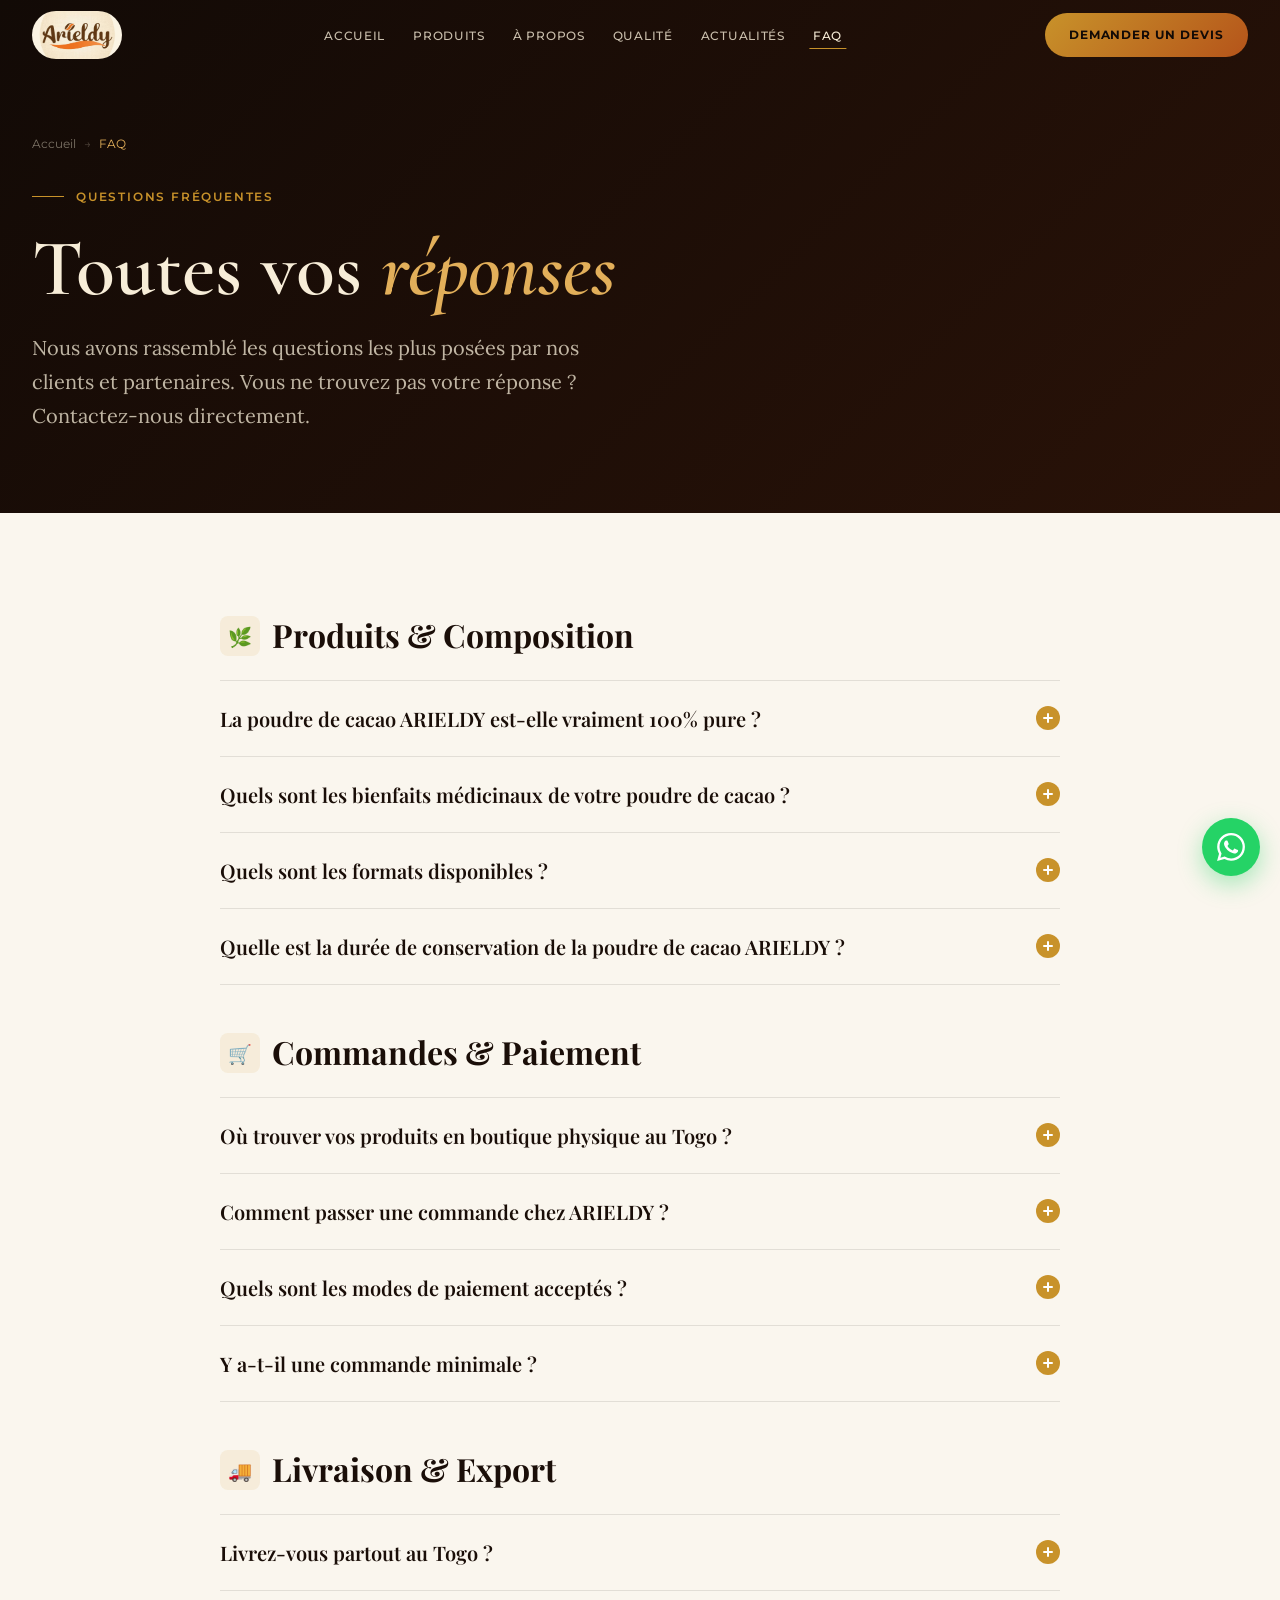
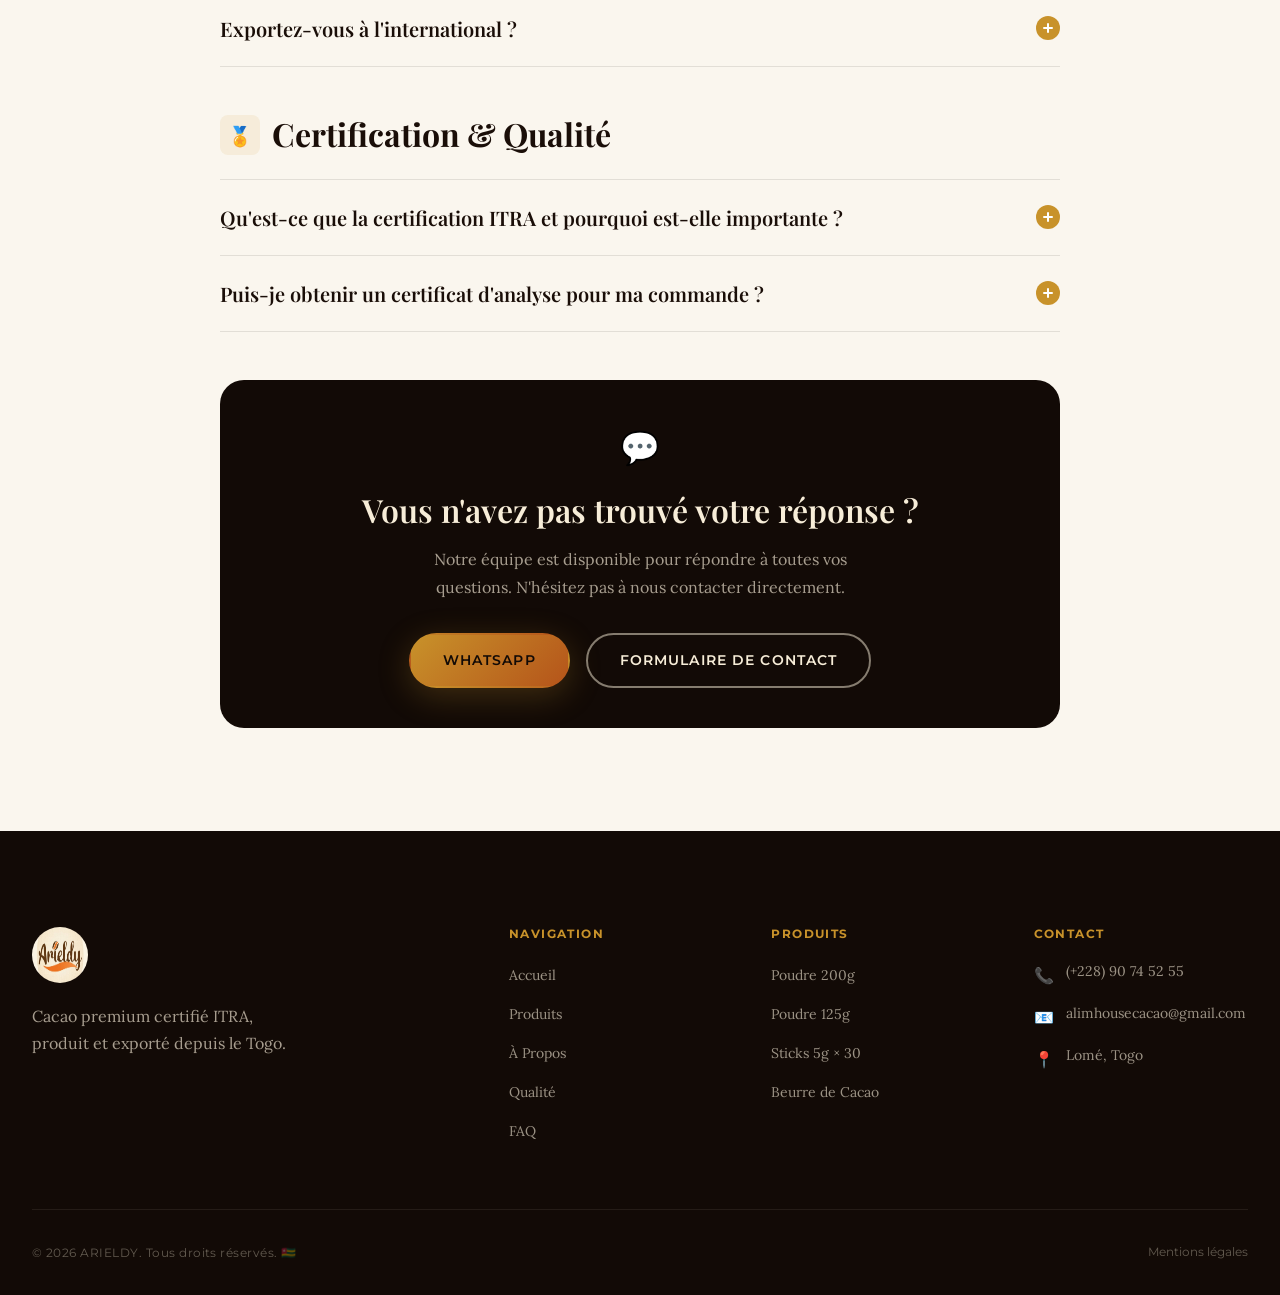
<file: faq.html>
<!DOCTYPE html>
<html lang="fr">
<head>
  <meta charset="UTF-8">
  <meta name="viewport" content="width=device-width, initial-scale=1.0">
  <title>FAQ · ARIELDY – Questions Fréquentes sur nos Produits Cacao</title>
  <meta name="description" content="Réponses à vos questions sur la poudre de cacao ARIELDY : commandes, livraison, bienfaits, certification, exportation et utilisation des produits.">
  <link rel="preconnect" href="https://fonts.googleapis.com">
  <link rel="preconnect" href="https://fonts.gstatic.com" crossorigin>
  <link rel="stylesheet" href="css/main.css">
</head>
<body>
  <a href="#main-content" class="skip-link">Aller au contenu principal</a>
  <div class="page-curtain" aria-hidden="true"></div>
  <a href="https://wa.me/22890745255" class="whatsapp-float" target="_blank" rel="noopener" aria-label="Poser une question sur WhatsApp"><span class="whatsapp-float__tooltip">Poser une question</span><svg viewBox="0 0 24 24" aria-hidden="true"><path d="M17.472 14.382c-.297-.149-1.758-.867-2.03-.967-.273-.099-.471-.148-.67.15-.197.297-.767.966-.94 1.164-.173.199-.347.223-.644.075-.297-.15-1.255-.463-2.39-1.475-.883-.788-1.48-1.761-1.653-2.059-.173-.297-.018-.458.13-.606.134-.133.298-.347.446-.52.149-.174.198-.298.298-.497.099-.198.05-.371-.025-.52-.075-.149-.669-1.612-.916-2.207-.242-.579-.487-.5-.669-.51-.173-.008-.371-.01-.57-.01-.198 0-.52.074-.792.372-.272.297-1.04 1.016-1.04 2.479 0 1.462 1.065 2.875 1.213 3.074.149.198 2.096 3.2 5.077 4.487.709.306 1.262.489 1.694.625.712.227 1.36.195 1.871.118.571-.085 1.758-.719 2.006-1.413.248-.694.248-1.289.173-1.413-.074-.124-.272-.198-.57-.347m-5.421 7.403h-.004a9.87 9.87 0 01-5.031-1.378l-.361-.214-3.741.982.998-3.648-.235-.374a9.86 9.86 0 01-1.51-5.26c.001-5.45 4.436-9.884 9.888-9.884 2.64 0 5.122 1.03 6.988 2.898a9.825 9.825 0 012.893 6.994c-.003 5.45-4.437 9.884-9.885 9.884m8.413-18.297A11.815 11.815 0 0012.05 0C5.495 0 .16 5.335.157 11.892c0 2.096.547 4.142 1.588 5.945L.057 24l6.305-1.654a11.882 11.882 0 005.683 1.448h.005c6.554 0 11.89-5.335 11.893-11.893a11.821 11.821 0 00-3.48-8.413z"/></svg></a>

  <nav class="nav" aria-label="Navigation principale">
    <div class="nav__inner">
      <a href="index.html" class="nav__logo"><img src="images/LOGO.jpeg" alt="Logo Arieldy" width="48" height="48"></a>
      <ul class="nav__links" role="list">
        <li><a href="index.html" class="nav__link">Accueil</a></li>
        <li><a href="produits.html" class="nav__link">Produits</a></li>
        <li><a href="a-propos.html" class="nav__link">À Propos</a></li>
        <li><a href="qualite.html" class="nav__link">Qualité</a></li>
        <li><a href="blog.html" class="nav__link">Actualités</a></li>
        <li><a href="faq.html" class="nav__link active">FAQ</a></li>
      </ul>
      <a href="contact.html" class="nav__cta">Demander un devis</a>
      <button class="nav__hamburger" aria-expanded="false" aria-controls="mobile-menu" aria-label="Ouvrir le menu"><span></span><span></span><span></span></button>
    </div>
  </nav>

  <div class="nav__mobile" id="mobile-menu" role="dialog" aria-label="Menu" aria-modal="true">
    <div class="nav__mobile-logo" aria-hidden="true"><img src="images/LOGO.jpeg" alt="" width="48" height="48"></div>
    <button class="nav__mobile-close" aria-label="Fermer">✕</button>
    <ul class="nav__mobile-links" role="list">
      <li><a href="index.html" class="nav__mobile-link">Accueil</a></li>
      <li><a href="produits.html" class="nav__mobile-link">Produits</a></li>
      <li><a href="a-propos.html" class="nav__mobile-link">À Propos</a></li>
      <li><a href="qualite.html" class="nav__mobile-link">Qualité</a></li>
      <li><a href="faq.html" class="nav__mobile-link">FAQ</a></li>
    </ul>
    <div class="nav__mobile-cta"><a href="contact.html" class="btn btn--primary btn--lg">Demander un devis</a></div>
    <p class="nav__mobile-footer">+228 90 74 52 55</p>
  </div>

  <main id="main-content">

    <!-- Hero -->
    <header class="page-hero" style="min-height:40vh;" aria-labelledby="faq-h1">
      <div class="page-hero__overlay" aria-hidden="true" style="background:linear-gradient(135deg,rgba(18,10,6,0.97),rgba(44,19,8,0.9))"></div>
      <div class="container page-hero__content">
        <nav aria-label="Fil d'Ariane"><ol class="breadcrumb" role="list"><li><a href="index.html" class="breadcrumb__link">Accueil</a></li><li aria-hidden="true"><span class="breadcrumb__sep">→</span></li><li><span class="breadcrumb__current">FAQ</span></li></ol></nav>
        <p class="page-hero__label">Questions Fréquentes</p>
        <h1 class="page-hero__title" id="faq-h1">Toutes vos <em>réponses</em></h1>
        <p class="page-hero__subtitle">Nous avons rassemblé les questions les plus posées par nos clients et partenaires. Vous ne trouvez pas votre réponse ? Contactez-nous directement.</p>
      </div>
    </header>

    <!-- FAQ Content -->
    <section style="background:var(--c-linen);padding-block:var(--section-py);" aria-label="Questions fréquentes">
      <div class="container">
        <div style="max-width:840px;margin-inline:auto;">

          <!-- Produits -->
          <div class="faq-category" data-reveal>
            <h2 class="faq-category__title">
              <span class="faq-category__icon" aria-hidden="true">🌿</span>
              Produits &amp; Composition
            </h2>
            <div class="accordion" role="list">

              <div class="accordion__item" role="listitem">
                <button class="accordion__header" id="faq-1" aria-expanded="false" aria-controls="faq-1-body">
                  La poudre de cacao ARIELDY est-elle vraiment 100% pure ?
                  <span class="accordion__icon" aria-hidden="true"><span class="accordion__icon-cross"></span></span>
                </button>
                <div class="accordion__body" id="faq-1-body" role="region" aria-labelledby="faq-1">
                  <p class="accordion__text">Oui, absolument. Notre poudre de cacao ne contient aucun additif, aucun arôme artificiel, aucun colorant ni conservateur. Elle est extraite directement des fèves de cacao togolaises par un processus naturel de torréfaction et broyage. La pureté de nos produits est attestée par la certification officielle ITRA N°104/ITRA/DL du Togo.</p>
                </div>
              </div>

              <div class="accordion__item" role="listitem">
                <button class="accordion__header" id="faq-2" aria-expanded="false" aria-controls="faq-2-body">
                  Quels sont les bienfaits médicinaux de votre poudre de cacao ?
                  <span class="accordion__icon" aria-hidden="true"><span class="accordion__icon-cross"></span></span>
                </button>
                <div class="accordion__body" id="faq-2-body" role="region" aria-labelledby="faq-2">
                  <p class="accordion__text">Notre poudre de cacao offre de nombreux bienfaits prouvés : lutte contre la fatigue chronique grâce à la théobromine naturelle, protection du système cardio-vasculaire par les flavonoïdes, effet aphrodisiaque naturel, régulation du taux de glycémie, propriétés anti-inflammatoires et antioxydantes puissantes grâce aux polyphénols. Pour un usage thérapeutique, nous recommandons 1 à 2 cuillères à soupe par jour dans un verre d'eau ou de lait.</p>
                </div>
              </div>

              <div class="accordion__item" role="listitem">
                <button class="accordion__header" id="faq-3" aria-expanded="false" aria-controls="faq-3-body">
                  Quels sont les formats disponibles ?
                  <span class="accordion__icon" aria-hidden="true"><span class="accordion__icon-cross"></span></span>
                </button>
                <div class="accordion__body" id="faq-3-body" role="region" aria-labelledby="faq-3">
                  <p class="accordion__text">ARIELDY propose actuellement quatre formats : le sachet 200g (idéal pour la famille et l'usage professionnel), le sachet 125g (format découverte économique), les sticks individuels 5g × 30 pièces (parfaits pour les hôtels, cafés et la restauration), et le beurre de cacao naturel vierge (pour la cuisine gastronomique et la cosmétique). Pour les commandes en volume, d'autres conditionnements sont disponibles sur demande.</p>
                </div>
              </div>

              <div class="accordion__item" role="listitem">
                <button class="accordion__header" id="faq-4" aria-expanded="false" aria-controls="faq-4-body">
                  Quelle est la durée de conservation de la poudre de cacao ARIELDY ?
                  <span class="accordion__icon" aria-hidden="true"><span class="accordion__icon-cross"></span></span>
                </button>
                <div class="accordion__body" id="faq-4-body" role="region" aria-labelledby="faq-4">
                  <p class="accordion__text">Nos sachets ont une durée de conservation optimale de 12 à 18 mois à partir de la date de fabrication, à condition d'être conservés dans un endroit sec, à l'abri de la chaleur et de l'humidité. Une fois ouvert, le sachet doit être refermé hermétiquement et consommé de préférence dans les 3 mois. La date limite de consommation est clairement indiquée sur chaque emballage.</p>
                </div>
              </div>

            </div>
          </div>

          <!-- Commandes -->
          <div class="faq-category" data-reveal data-delay="100">
            <h2 class="faq-category__title">
              <span class="faq-category__icon" aria-hidden="true">🛒</span>
              Commandes &amp; Paiement
            </h2>
            <div class="accordion" role="list">

              <div class="accordion__item" role="listitem">
                <button class="accordion__header" id="faq-pdv" aria-expanded="false" aria-controls="faq-pdv-body">
                  Où trouver vos produits en boutique physique au Togo ?
                  <span class="accordion__icon" aria-hidden="true"><span class="accordion__icon-cross"></span></span>
                </button>
                <div class="accordion__body" id="faq-pdv-body" role="region" aria-labelledby="faq-pdv">
                  <p class="accordion__text">Nos produits ARIELDY sont disponibles dans <strong>plus de 50 points de vente à Lomé</strong> (Supermarchés Ramco, Concorde, La Samaritaine, Togo Mall, RK Baguida, Fontana au Grand Marché ; Boutiques T-Oil, Total, CAP Kégué ; Pharmacies du Boulevard, Conseil, Univers, Djidjolé, La Paix, Solidarité ; Épiceries fines Togo Boutique, Made in Togo, Togosimé ; Hôtel Sarakawa, Boulangeries Croûte Dorée et Bomaco, Glaciers Choco-LLate...). Retrouvez-nous également à <strong>Kara</strong> (Sœurs CSP Kara) et à <strong>Kpalimé</strong> (Supermarché MYK Pain, Station Total, Hôtel Merveille).</p>
                </div>
              </div>

              <div class="accordion__item" role="listitem">
                <button class="accordion__header" id="faq-5" aria-expanded="false" aria-controls="faq-5-body">
                  Comment passer une commande chez ARIELDY ?
                  <span class="accordion__icon" aria-hidden="true"><span class="accordion__icon-cross"></span></span>
                </button>
                <div class="accordion__body" id="faq-5-body" role="region" aria-labelledby="faq-5">
                  <p class="accordion__text">Vous pouvez passer commande de trois manières : (1) Via WhatsApp au (+228) 90 74 52 55 — c'est le canal le plus rapide, (2) Via notre formulaire de contact en ligne sur notre page contact, (3) En nous envoyant un email à alimhousecacao@gmail.com. Mentionnez le(s) produit(s) souhaité(s), les quantités, votre localisation et votre mode de livraison préféré. Nous vous confirmons la commande et les détails de paiement dans les 24h.</p>
                </div>
              </div>

              <div class="accordion__item" role="listitem">
                <button class="accordion__header" id="faq-6" aria-expanded="false" aria-controls="faq-6-body">
                  Quels sont les modes de paiement acceptés ?
                  <span class="accordion__icon" aria-hidden="true"><span class="accordion__icon-cross"></span></span>
                </button>
                <div class="accordion__body" id="faq-6-body" role="region" aria-labelledby="faq-6">
                  <p class="accordion__text">Nous acceptons : Mobile Money (Flooz, T-Money au Togo), Virement bancaire (pour les commandes professionnelles), Paiement à la livraison (disponible à Lomé et environs). Pour les commandes internationales et B2B, nous pouvons discuter de conditions de paiement adaptées, notamment par virement international ou lettre de crédit.</p>
                </div>
              </div>

              <div class="accordion__item" role="listitem">
                <button class="accordion__header" id="faq-7" aria-expanded="false" aria-controls="faq-7-body">
                  Y a-t-il une commande minimale ?
                  <span class="accordion__icon" aria-hidden="true"><span class="accordion__icon-cross"></span></span>
                </button>
                <div class="accordion__body" id="faq-7-body" role="region" aria-labelledby="faq-7">
                  <p class="accordion__text">Pour les particuliers, il n'y a aucune commande minimale — vous pouvez commander un seul sachet. Pour les professionnels (hôtels, restaurants, pharmacies) et les revendeurs, nous recommandons une commande minimale de 10 unités par format pour bénéficier de tarifs préférentiels. Pour l'export international, le minimum de commande est négocié au cas par cas selon les destinations.</p>
                </div>
              </div>

            </div>
          </div>

          <!-- Livraison -->
          <div class="faq-category" data-reveal data-delay="200">
            <h2 class="faq-category__title">
              <span class="faq-category__icon" aria-hidden="true">🚚</span>
              Livraison &amp; Export
            </h2>
            <div class="accordion" role="list">

              <div class="accordion__item" role="listitem">
                <button class="accordion__header" id="faq-8" aria-expanded="false" aria-controls="faq-8-body">
                  Livrez-vous partout au Togo ?
                  <span class="accordion__icon" aria-hidden="true"><span class="accordion__icon-cross"></span></span>
                </button>
                <div class="accordion__body" id="faq-8-body" role="region" aria-labelledby="faq-8">
                  <p class="accordion__text">Oui, nous livrons sur tout le territoire togolais. La livraison à Lomé est généralement effectuée sous 24 à 48 heures. Pour les villes de l'intérieur (Kpalimé, Atakpamé, Sokodé, Kara, Dapaong...), les délais varient entre 2 et 5 jours ouvrés. Les frais de livraison sont calculés selon la distance et le poids de la commande.</p>
                </div>
              </div>

              <div class="accordion__item" role="listitem">
                <button class="accordion__header" id="faq-9" aria-expanded="false" aria-controls="faq-9-body">
                  Exportez-vous à l'international ?
                  <span class="accordion__icon" aria-hidden="true"><span class="accordion__icon-cross"></span></span>
                </button>
                <div class="accordion__body" id="faq-9-body" role="region" aria-labelledby="faq-9">
                  <p class="accordion__text">Absolument. ARIELDY exporte ses produits vers plusieurs pays d'Afrique de l'Ouest (Bénin, Ghana, Côte d'Ivoire, Sénégal, etc.) et nous travaillons avec des importateurs internationaux. Nos produits sont conditionnés et documentés conformément aux normes d'exportation internationales. Pour un export, contactez-nous pour discuter des volumes, des certifications requises pour votre pays et des conditions logistiques.</p>
                </div>
              </div>

            </div>
          </div>

          <!-- Certifications -->
          <div class="faq-category" data-reveal data-delay="300">
            <h2 class="faq-category__title">
              <span class="faq-category__icon" aria-hidden="true">🏅</span>
              Certification &amp; Qualité
            </h2>
            <div class="accordion" role="list">

              <div class="accordion__item" role="listitem">
                <button class="accordion__header" id="faq-10" aria-expanded="false" aria-controls="faq-10-body">
                  Qu'est-ce que la certification ITRA et pourquoi est-elle importante ?
                  <span class="accordion__icon" aria-hidden="true"><span class="accordion__icon-cross"></span></span>
                </button>
                <div class="accordion__body" id="faq-10-body" role="region" aria-labelledby="faq-10">
                  <p class="accordion__text">L'ITRA (Institut Togolais de Recherche Agronomique) est l'organisme d'État togolais responsable de la certification des produits agroalimentaires. La certification ITRA signifie que nos produits ont été soumis à des analyses physico-chimiques, microbiologiques et sensorielles validées par des scientifiques indépendants. Elle garantit la pureté, la sécurité alimentaire et la conformité de nos produits aux normes nationales. Notre référence est N°104/ITRA/DL.</p>
                </div>
              </div>

              <div class="accordion__item" role="listitem">
                <button class="accordion__header" id="faq-11" aria-expanded="false" aria-controls="faq-11-body">
                  Puis-je obtenir un certificat d'analyse pour ma commande ?
                  <span class="accordion__icon" aria-hidden="true"><span class="accordion__icon-cross"></span></span>
                </button>
                <div class="accordion__body" id="faq-11-body" role="region" aria-labelledby="faq-11">
                  <p class="accordion__text">Oui. Pour les commandes professionnelles et l'exportation, nous pouvons fournir un certificat d'analyse de lot, notre certificat ITRA, et toute la documentation nécessaire pour vos procédures douanières et sanitaires. Mentionnez cette demande lors de votre commande ou contactez-nous directement pour que nous préparions le dossier approprié.</p>
                </div>
              </div>

            </div>
          </div>

          <!-- Non trouvé -->
          <div style="background:var(--c-obsidian);border-radius:var(--radius-xl);padding:var(--sp-10);text-align:center;margin-top:var(--sp-12);" data-reveal>
            <p style="font-size:2rem;margin-bottom:var(--sp-4);" aria-hidden="true">💬</p>
            <h2 style="font-family:var(--font-heading);font-size:var(--fs-2xl);color:var(--c-cream);margin-bottom:var(--sp-4);">Vous n'avez pas trouvé votre réponse ?</h2>
            <p style="font-family:var(--font-body);font-size:var(--fs-base);color:rgba(247,237,216,0.65);margin-bottom:var(--sp-8);line-height:1.75;max-width:480px;margin-inline:auto;">Notre équipe est disponible pour répondre à toutes vos questions. N'hésitez pas à nous contacter directement.</p>
            <div style="display:flex;gap:var(--sp-4);justify-content:center;flex-wrap:wrap;">
              <a href="https://wa.me/22890745255" class="btn btn--primary" target="_blank" rel="noopener">WhatsApp</a>
              <a href="contact.html" class="btn btn--ghost-light">Formulaire de contact</a>
            </div>
          </div>

        </div>
      </div>
    </section>

  </main>

  <footer class="footer" aria-label="Pied de page">
    <div class="container">
      <div class="footer__grid">
        <div><img src="images/LOGO.jpeg" alt="Logo Arieldy" class="footer__brand-logo" width="56" height="56"><p class="footer__tagline">Cacao premium certifié ITRA, produit et exporté depuis le Togo.</p></div>
        <div><h3 class="footer__col-title">Navigation</h3><ul class="footer__links" role="list"><li><a href="index.html" class="footer__link">Accueil</a></li><li><a href="produits.html" class="footer__link">Produits</a></li><li><a href="a-propos.html" class="footer__link">À Propos</a></li><li><a href="qualite.html" class="footer__link">Qualité</a></li><li><a href="faq.html" class="footer__link">FAQ</a></li></ul></div>
        <div><h3 class="footer__col-title">Produits</h3><ul class="footer__links" role="list"><li><a href="produit-200g.html" class="footer__link">Poudre 200g</a></li><li><a href="produit-125g.html" class="footer__link">Poudre 125g</a></li><li><a href="produit-sticks.html" class="footer__link">Sticks 5g × 30</a></li><li><a href="produit-beurre.html" class="footer__link">Beurre de Cacao</a></li></ul></div>
        <div><h3 class="footer__col-title">Contact</h3><address style="font-style:normal;"><div class="footer__contact-item"><span class="footer__contact-icon" aria-hidden="true">📞</span><a href="tel:+22890745255" class="footer__link">(+228) 90 74 52 55</a></div><div class="footer__contact-item"><span class="footer__contact-icon" aria-hidden="true">📧</span><a href="mailto:alimhousecacao@gmail.com" class="footer__link">alimhousecacao@gmail.com</a></div><div class="footer__contact-item"><span class="footer__contact-icon" aria-hidden="true">📍</span><span>Lomé, Togo</span></div></address></div>
      </div>
      <div class="footer__bottom"><p class="footer__copyright">© 2026 ARIELDY. Tous droits réservés. 🇹🇬</p><div class="footer__legal"><a href="#" class="footer__legal-link">Mentions légales</a></div></div>
    </div>
  </footer>

  <script src="js/main.js" defer></script>
</body>
</html>
</file>
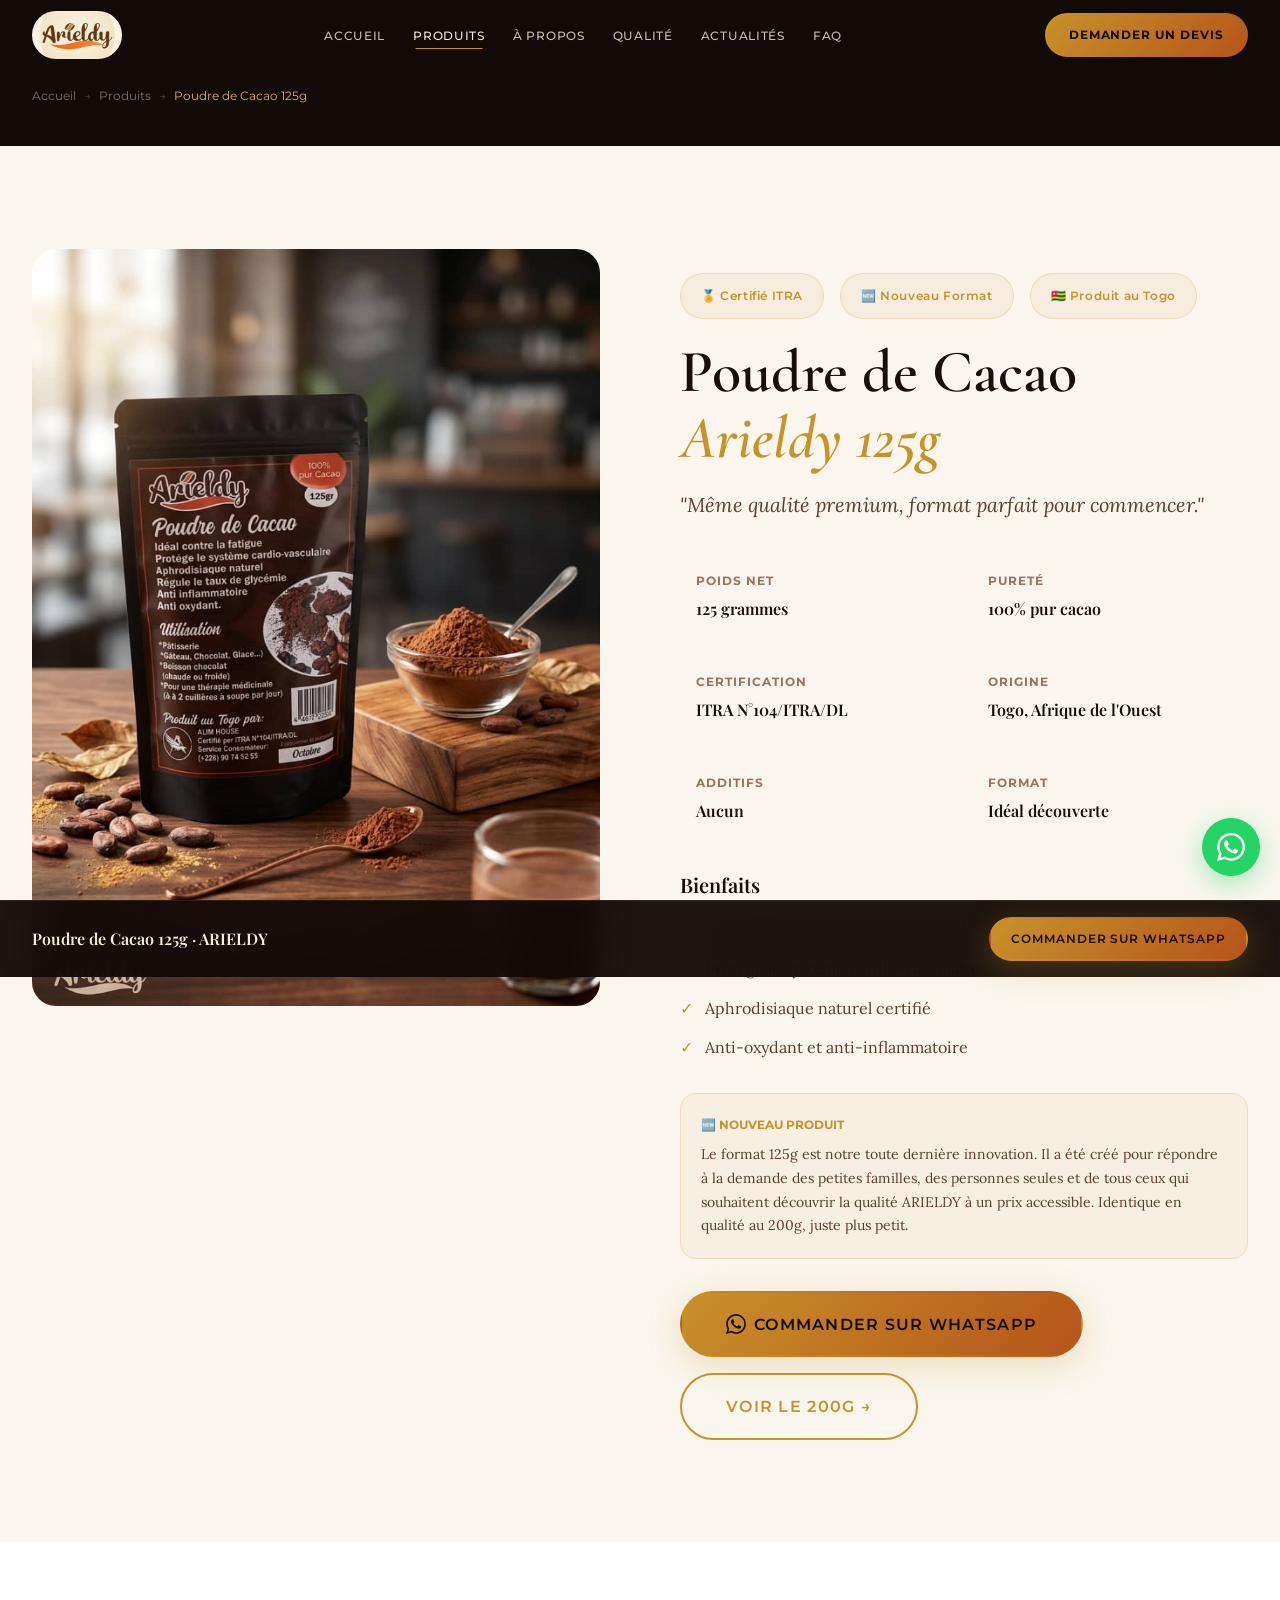
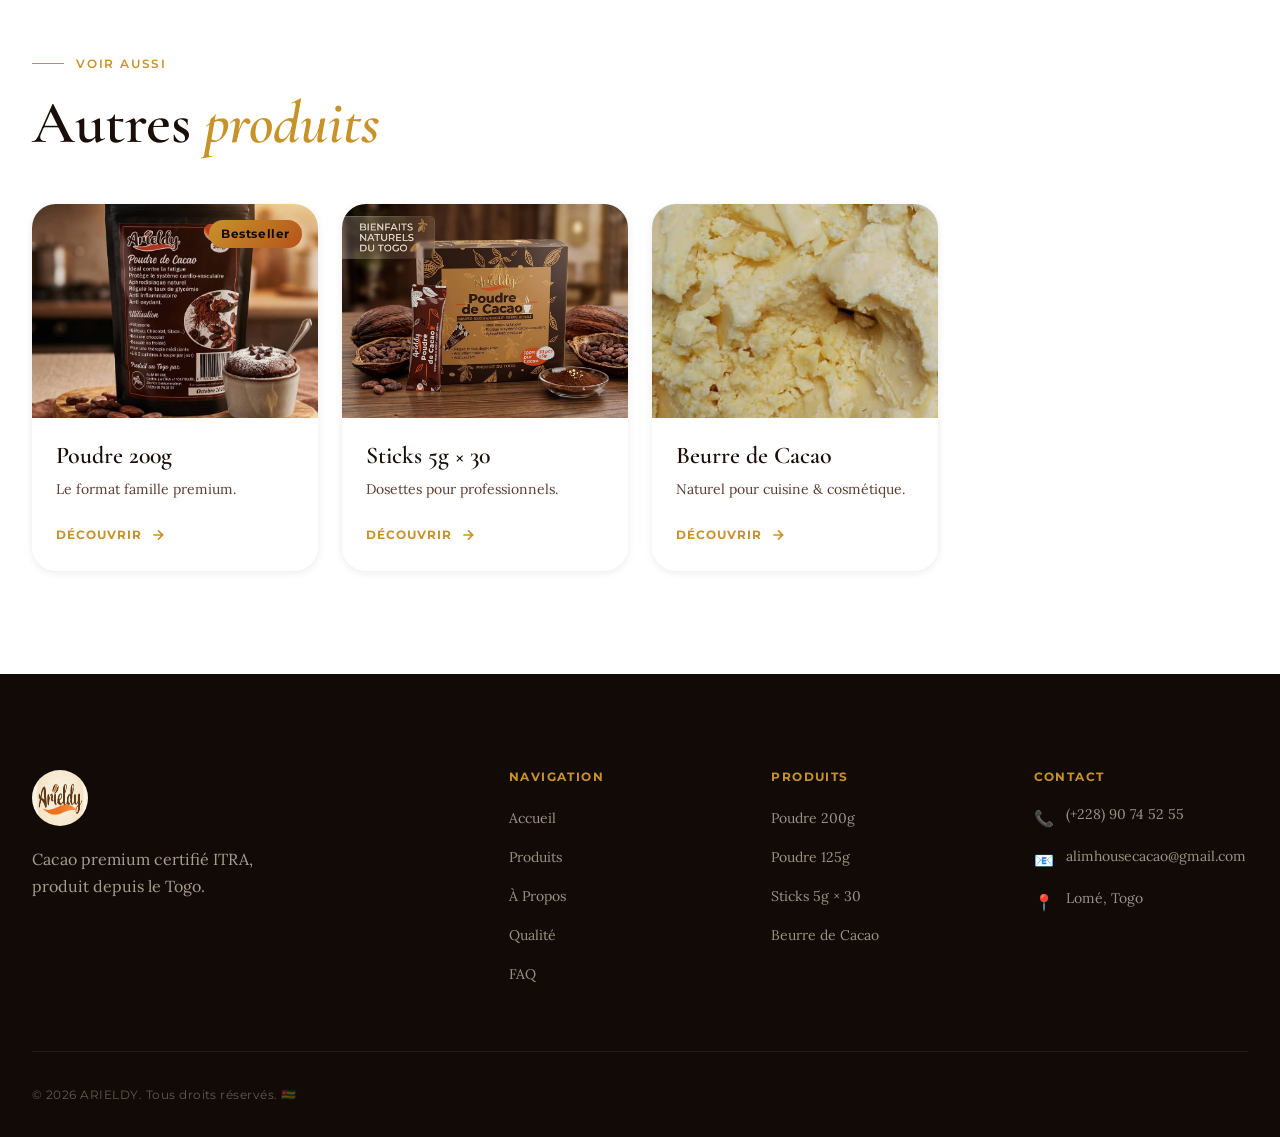
<file: produit-125g.html>
<!DOCTYPE html>
<html lang="fr">
<head>
  <meta charset="UTF-8">
  <meta name="viewport" content="width=device-width, initial-scale=1.0">
  <title>Poudre de Cacao 125g · ARIELDY – Format Découverte Premium</title>
  <meta name="description" content="Poudre de cacao Arieldy 125g, nouveau format économique 100% pur cacao certifié ITRA Togo. Idéal pour les petites familles et la découverte du cacao naturel premium.">
  <link rel="preconnect" href="https://fonts.googleapis.com">
  <link rel="preconnect" href="https://fonts.gstatic.com" crossorigin>
  <link rel="stylesheet" href="css/main.css">
</head>
<body>
  <a href="#main-content" class="skip-link">Aller au contenu principal</a>
  <div class="page-curtain" aria-hidden="true"></div>
  <a href="https://wa.me/22890745255" class="whatsapp-float" target="_blank" rel="noopener" aria-label="Commander sur WhatsApp"><span class="whatsapp-float__tooltip">Commander</span><svg viewBox="0 0 24 24" aria-hidden="true"><path d="M17.472 14.382c-.297-.149-1.758-.867-2.03-.967-.273-.099-.471-.148-.67.15-.197.297-.767.966-.94 1.164-.173.199-.347.223-.644.075-.297-.15-1.255-.463-2.39-1.475-.883-.788-1.48-1.761-1.653-2.059-.173-.297-.018-.458.13-.606.134-.133.298-.347.446-.52.149-.174.198-.298.298-.497.099-.198.05-.371-.025-.52-.075-.149-.669-1.612-.916-2.207-.242-.579-.487-.5-.669-.51-.173-.008-.371-.01-.57-.01-.198 0-.52.074-.792.372-.272.297-1.04 1.016-1.04 2.479 0 1.462 1.065 2.875 1.213 3.074.149.198 2.096 3.2 5.077 4.487.709.306 1.262.489 1.694.625.712.227 1.36.195 1.871.118.571-.085 1.758-.719 2.006-1.413.248-.694.248-1.289.173-1.413-.074-.124-.272-.198-.57-.347m-5.421 7.403h-.004a9.87 9.87 0 01-5.031-1.378l-.361-.214-3.741.982.998-3.648-.235-.374a9.86 9.86 0 01-1.51-5.26c.001-5.45 4.436-9.884 9.888-9.884 2.64 0 5.122 1.03 6.988 2.898a9.825 9.825 0 012.893 6.994c-.003 5.45-4.437 9.884-9.885 9.884m8.413-18.297A11.815 11.815 0 0012.05 0C5.495 0 .16 5.335.157 11.892c0 2.096.547 4.142 1.588 5.945L.057 24l6.305-1.654a11.882 11.882 0 005.683 1.448h.005c6.554 0 11.89-5.335 11.893-11.893a11.821 11.821 0 00-3.48-8.413z"/></svg></a>

  <div class="sticky-product-cta" aria-label="Commander ce produit">
    <span class="sticky-product-cta__text">Poudre de Cacao 125g · ARIELDY</span>
    <a href="https://wa.me/22890745255?text=Bonjour%20ARIELDY,%20je%20souhaite%20commander%20la%20Poudre%20de%20Cacao%20125g." class="btn btn--primary btn--sm" target="_blank" rel="noopener">Commander sur WhatsApp</a>
  </div>

  <nav class="nav" aria-label="Navigation principale">
    <div class="nav__inner">
      <a href="index.html" class="nav__logo"><img src="images/LOGO.jpeg" alt="Logo Arieldy" width="48" height="48"></a>
      <ul class="nav__links" role="list">
        <li><a href="index.html" class="nav__link">Accueil</a></li>
        <li><a href="produits.html" class="nav__link active">Produits</a></li>
        <li><a href="a-propos.html" class="nav__link">À Propos</a></li>
        <li><a href="qualite.html" class="nav__link">Qualité</a></li>
        <li><a href="blog.html" class="nav__link">Actualités</a></li>
        <li><a href="faq.html" class="nav__link">FAQ</a></li>
      </ul>
      <a href="contact.html" class="nav__cta">Demander un devis</a>
      <button class="nav__hamburger" aria-expanded="false" aria-controls="mobile-menu" aria-label="Ouvrir le menu"><span></span><span></span><span></span></button>
    </div>
  </nav>
  <div class="nav__mobile" id="mobile-menu" role="dialog" aria-label="Menu" aria-modal="true">
    <div class="nav__mobile-logo" aria-hidden="true"><img src="images/LOGO.jpeg" alt="" width="48" height="48"></div>
    <button class="nav__mobile-close" aria-label="Fermer">✕</button>
    <ul class="nav__mobile-links" role="list"><li><a href="index.html" class="nav__mobile-link">Accueil</a></li><li><a href="produits.html" class="nav__mobile-link">Produits</a></li><li><a href="a-propos.html" class="nav__mobile-link">À Propos</a></li><li><a href="qualite.html" class="nav__mobile-link">Qualité</a></li><li><a href="faq.html" class="nav__mobile-link">FAQ</a></li></ul>
    <div class="nav__mobile-cta"><a href="contact.html" class="btn btn--primary btn--lg">Demander un devis</a></div>
    <p class="nav__mobile-footer">+228 90 74 52 55</p>
  </div>

  <main id="main-content">
    <div style="background:var(--c-obsidian);padding-top:calc(var(--nav-h) + var(--sp-4));padding-bottom:var(--sp-4);">
      <div class="container">
        <nav aria-label="Fil d'Ariane"><ol class="breadcrumb" role="list"><li><a href="index.html" class="breadcrumb__link">Accueil</a></li><li aria-hidden="true"><span class="breadcrumb__sep">→</span></li><li><a href="produits.html" class="breadcrumb__link">Produits</a></li><li aria-hidden="true"><span class="breadcrumb__sep">→</span></li><li><span class="breadcrumb__current">Poudre de Cacao 125g</span></li></ol></nav>
      </div>
    </div>

    <section style="background:var(--c-linen);padding-block:var(--section-py);" aria-labelledby="p125-title">
      <div class="container">
        <div class="product-detail-grid">
          <div data-reveal="fade-left">
            <div class="product-detail__img-wrap">
              <img src="images/125G_IMAGE.jpeg" alt="Sachet de poudre de cacao Arieldy 125g – nouveau format économique premium" class="product-detail__img" id="main-product-img" loading="eager" width="600" height="800">
            </div>
          </div>

          <div data-reveal="fade-right" data-delay="200">
            <div class="trust-badges" style="margin-bottom:var(--sp-5);">
              <span class="trust-badge">🏅 Certifié ITRA</span>
              <span class="trust-badge">🆕 Nouveau Format</span>
              <span class="trust-badge">🇹🇬 Produit au Togo</span>
            </div>

            <h1 class="product-detail__name" id="p125-title">Poudre de Cacao<br><em style="color:var(--c-gold);font-style:italic;">Arieldy 125g</em></h1>
            <p class="product-detail__tagline">"Même qualité premium, format parfait pour commencer."</p>

            <div class="product-detail__specs">
              <div class="spec-item"><p class="spec-item__label">Poids net</p><p class="spec-item__value">125 grammes</p></div>
              <div class="spec-item"><p class="spec-item__label">Pureté</p><p class="spec-item__value">100% pur cacao</p></div>
              <div class="spec-item"><p class="spec-item__label">Certification</p><p class="spec-item__value">ITRA N°104/ITRA/DL</p></div>
              <div class="spec-item"><p class="spec-item__label">Origine</p><p class="spec-item__value">Togo, Afrique de l'Ouest</p></div>
              <div class="spec-item"><p class="spec-item__label">Additifs</p><p class="spec-item__value">Aucun</p></div>
              <div class="spec-item"><p class="spec-item__label">Format</p><p class="spec-item__value">Idéal découverte</p></div>
            </div>

            <h2 style="font-family:var(--font-heading);font-size:var(--fs-lg);color:var(--c-text-primary);margin-bottom:var(--sp-5);">Bienfaits</h2>
            <ul style="list-style:none;display:flex;flex-direction:column;gap:var(--sp-3);margin-bottom:var(--sp-8);">
              <li style="display:flex;gap:var(--sp-3);font-family:var(--font-body);font-size:var(--fs-base);color:var(--c-text-secondary);"><span style="color:var(--c-gold);">✓</span> Anti-fatigue et riche en énergie naturelle</li>
              <li style="display:flex;gap:var(--sp-3);font-family:var(--font-body);font-size:var(--fs-base);color:var(--c-text-secondary);"><span style="color:var(--c-gold);">✓</span> Protège le système cardio-vasculaire</li>
              <li style="display:flex;gap:var(--sp-3);font-family:var(--font-body);font-size:var(--fs-base);color:var(--c-text-secondary);"><span style="color:var(--c-gold);">✓</span> Aphrodisiaque naturel certifié</li>
              <li style="display:flex;gap:var(--sp-3);font-family:var(--font-body);font-size:var(--fs-base);color:var(--c-text-secondary);"><span style="color:var(--c-gold);">✓</span> Anti-oxydant et anti-inflammatoire</li>
            </ul>

            <div style="background:rgba(200,146,42,0.06);border:1px solid rgba(200,146,42,0.2);border-radius:var(--radius-lg);padding:var(--sp-5);margin-bottom:var(--sp-8);">
              <p style="font-family:var(--font-ui);font-size:var(--fs-xs);font-weight:700;color:var(--c-gold);margin-bottom:var(--sp-2);">🆕 NOUVEAU PRODUIT</p>
              <p style="font-family:var(--font-body);font-size:var(--fs-sm);color:var(--c-text-secondary);line-height:1.7;">Le format 125g est notre toute dernière innovation. Il a été créé pour répondre à la demande des petites familles, des personnes seules et de tous ceux qui souhaitent découvrir la qualité ARIELDY à un prix accessible. Identique en qualité au 200g, juste plus petit.</p>
            </div>

            <div style="display:flex;gap:var(--sp-4);flex-wrap:wrap;">
              <a href="https://wa.me/22890745255?text=Bonjour%20ARIELDY,%20je%20souhaite%20commander%20la%20Poudre%20de%20Cacao%20125g." class="btn btn--primary btn--lg" target="_blank" rel="noopener">
                <svg style="width:20px;height:20px;fill:currentColor;flex-shrink:0;" viewBox="0 0 24 24" aria-hidden="true"><path d="M17.472 14.382c-.297-.149-1.758-.867-2.03-.967-.273-.099-.471-.148-.67.15-.197.297-.767.966-.94 1.164-.173.199-.347.223-.644.075-.297-.15-1.255-.463-2.39-1.475-.883-.788-1.48-1.761-1.653-2.059-.173-.297-.018-.458.13-.606.134-.133.298-.347.446-.52.149-.174.198-.298.298-.497.099-.198.05-.371-.025-.52-.075-.149-.669-1.612-.916-2.207-.242-.579-.487-.5-.669-.51-.173-.008-.371-.01-.57-.01-.198 0-.52.074-.792.372-.272.297-1.04 1.016-1.04 2.479 0 1.462 1.065 2.875 1.213 3.074.149.198 2.096 3.2 5.077 4.487.709.306 1.262.489 1.694.625.712.227 1.36.195 1.871.118.571-.085 1.758-.719 2.006-1.413.248-.694.248-1.289.173-1.413-.074-.124-.272-.198-.57-.347m-5.421 7.403h-.004a9.87 9.87 0 01-5.031-1.378l-.361-.214-3.741.982.998-3.648-.235-.374a9.86 9.86 0 01-1.51-5.26c.001-5.45 4.436-9.884 9.888-9.884 2.64 0 5.122 1.03 6.988 2.898a9.825 9.825 0 012.893 6.994c-.003 5.45-4.437 9.884-9.885 9.884m8.413-18.297A11.815 11.815 0 0012.05 0C5.495 0 .16 5.335.157 11.892c0 2.096.547 4.142 1.588 5.945L.057 24l6.305-1.654a11.882 11.882 0 005.683 1.448h.005c6.554 0 11.89-5.335 11.893-11.893a11.821 11.821 0 00-3.48-8.413z"/></svg>
                Commander sur WhatsApp
              </a>
              <a href="produit-200g.html" class="btn btn--ghost btn--lg">Voir le 200g →</a>
            </div>
          </div>
        </div>
      </div>
    </section>

    <section style="background:var(--c-white);padding-block:var(--section-py);" aria-labelledby="rel-125g-title">
      <div class="container">
        <p class="section-label">Voir aussi</p>
        <h2 class="section-title" id="rel-125g-title" data-reveal>Autres <em>produits</em></h2>
        <div class="products-grid">
          <article class="product-card" data-reveal data-delay="100"><div class="product-card__img-wrap"><img src="images/200G_IMAGE.jpeg" alt="Poudre cacao 200g Arieldy" class="product-card__img" loading="lazy" width="400" height="300"><div class="product-card__overlay"><a href="produit-200g.html" class="btn btn--primary btn--sm">Voir le produit</a></div><span class="product-card__badge">Bestseller</span></div><div class="product-card__body"><h3 class="product-card__name">Poudre 200g</h3><p class="product-card__desc">Le format famille premium.</p><a href="produit-200g.html" class="product-card__link">Découvrir <svg class="product-card__link-arrow" viewBox="0 0 24 24" fill="none" stroke="currentColor" stroke-width="2.5" aria-hidden="true"><path d="M5 12h14M12 5l7 7-7 7"/></svg></a></div></article>
          <article class="product-card" data-reveal data-delay="200"><div class="product-card__img-wrap"><img src="images/STICK_PRE.jpeg" alt="Sticks cacao 5g Arieldy" class="product-card__img" loading="lazy" width="400" height="300"><div class="product-card__overlay"><a href="produit-sticks.html" class="btn btn--primary btn--sm">Voir le produit</a></div></div><div class="product-card__body"><h3 class="product-card__name">Sticks 5g × 30</h3><p class="product-card__desc">Dosettes pour professionnels.</p><a href="produit-sticks.html" class="product-card__link">Découvrir <svg class="product-card__link-arrow" viewBox="0 0 24 24" fill="none" stroke="currentColor" stroke-width="2.5" aria-hidden="true"><path d="M5 12h14M12 5l7 7-7 7"/></svg></a></div></article>
          <article class="product-card" data-reveal data-delay="300"><div class="product-card__img-wrap"><img src="images/beurre de cacao (2).jpeg" alt="Beurre de cacao Arieldy" class="product-card__img" loading="lazy" width="400" height="300"><div class="product-card__overlay"><a href="produit-beurre.html" class="btn btn--primary btn--sm">Voir le produit</a></div></div><div class="product-card__body"><h3 class="product-card__name">Beurre de Cacao</h3><p class="product-card__desc">Naturel pour cuisine &amp; cosmétique.</p><a href="produit-beurre.html" class="product-card__link">Découvrir <svg class="product-card__link-arrow" viewBox="0 0 24 24" fill="none" stroke="currentColor" stroke-width="2.5" aria-hidden="true"><path d="M5 12h14M12 5l7 7-7 7"/></svg></a></div></article>
        </div>
      </div>
    </section>
  </main>

  <footer class="footer" aria-label="Pied de page">
    <div class="container">
      <div class="footer__grid">
        <div><img src="images/LOGO.jpeg" alt="Logo Arieldy" class="footer__brand-logo" width="56" height="56"><p class="footer__tagline">Cacao premium certifié ITRA, produit depuis le Togo.</p></div>
        <div><h3 class="footer__col-title">Navigation</h3><ul class="footer__links" role="list"><li><a href="index.html" class="footer__link">Accueil</a></li><li><a href="produits.html" class="footer__link">Produits</a></li><li><a href="a-propos.html" class="footer__link">À Propos</a></li><li><a href="qualite.html" class="footer__link">Qualité</a></li><li><a href="faq.html" class="footer__link">FAQ</a></li></ul></div>
        <div><h3 class="footer__col-title">Produits</h3><ul class="footer__links" role="list"><li><a href="produit-200g.html" class="footer__link">Poudre 200g</a></li><li><a href="produit-125g.html" class="footer__link">Poudre 125g</a></li><li><a href="produit-sticks.html" class="footer__link">Sticks 5g × 30</a></li><li><a href="produit-beurre.html" class="footer__link">Beurre de Cacao</a></li></ul></div>
        <div><h3 class="footer__col-title">Contact</h3><address style="font-style:normal;"><div class="footer__contact-item"><span class="footer__contact-icon" aria-hidden="true">📞</span><a href="tel:+22890745255" class="footer__link">(+228) 90 74 52 55</a></div><div class="footer__contact-item"><span class="footer__contact-icon" aria-hidden="true">📧</span><a href="mailto:alimhousecacao@gmail.com" class="footer__link">alimhousecacao@gmail.com</a></div><div class="footer__contact-item"><span class="footer__contact-icon" aria-hidden="true">📍</span><span>Lomé, Togo</span></div></address></div>
      </div>
      <div class="footer__bottom"><p class="footer__copyright">© 2026 ARIELDY. Tous droits réservés. 🇹🇬</p></div>
    </div>
  </footer>

  <script src="js/main.js" defer></script>
</body>
</html>
</file>
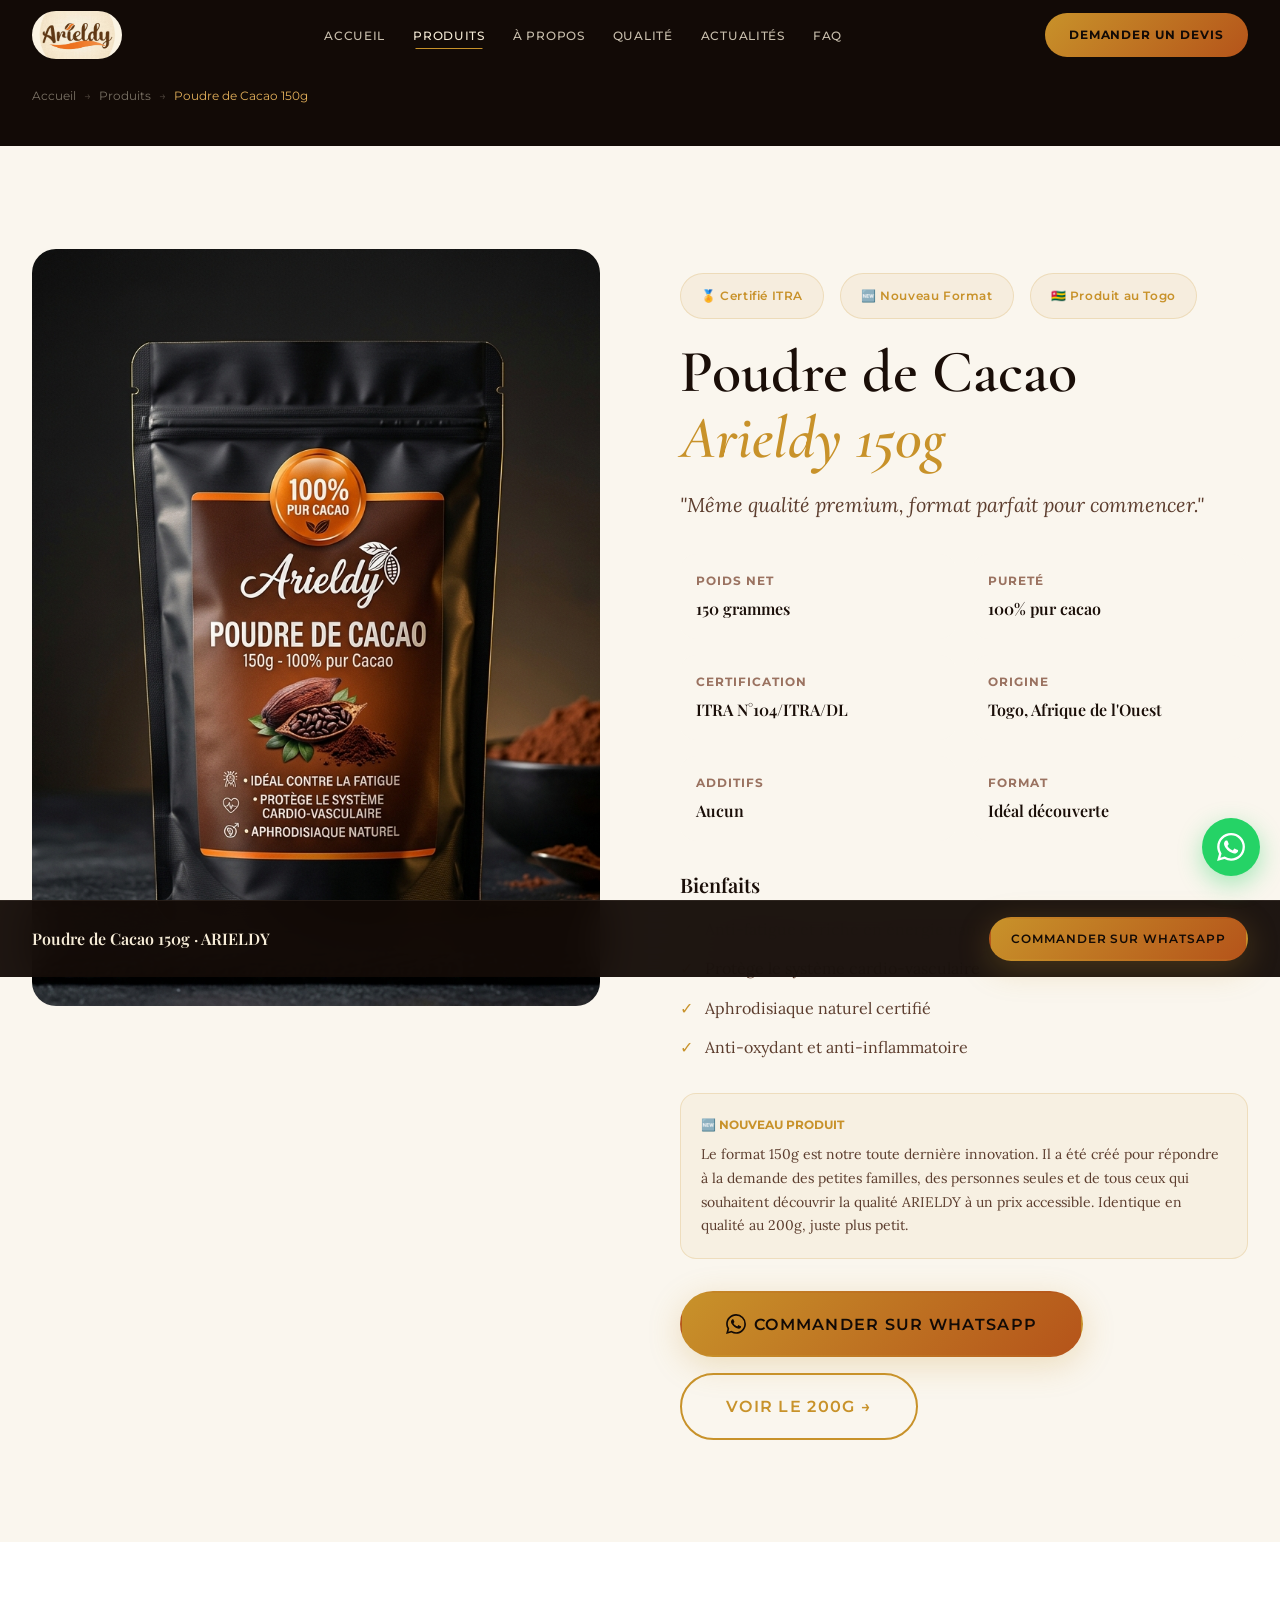
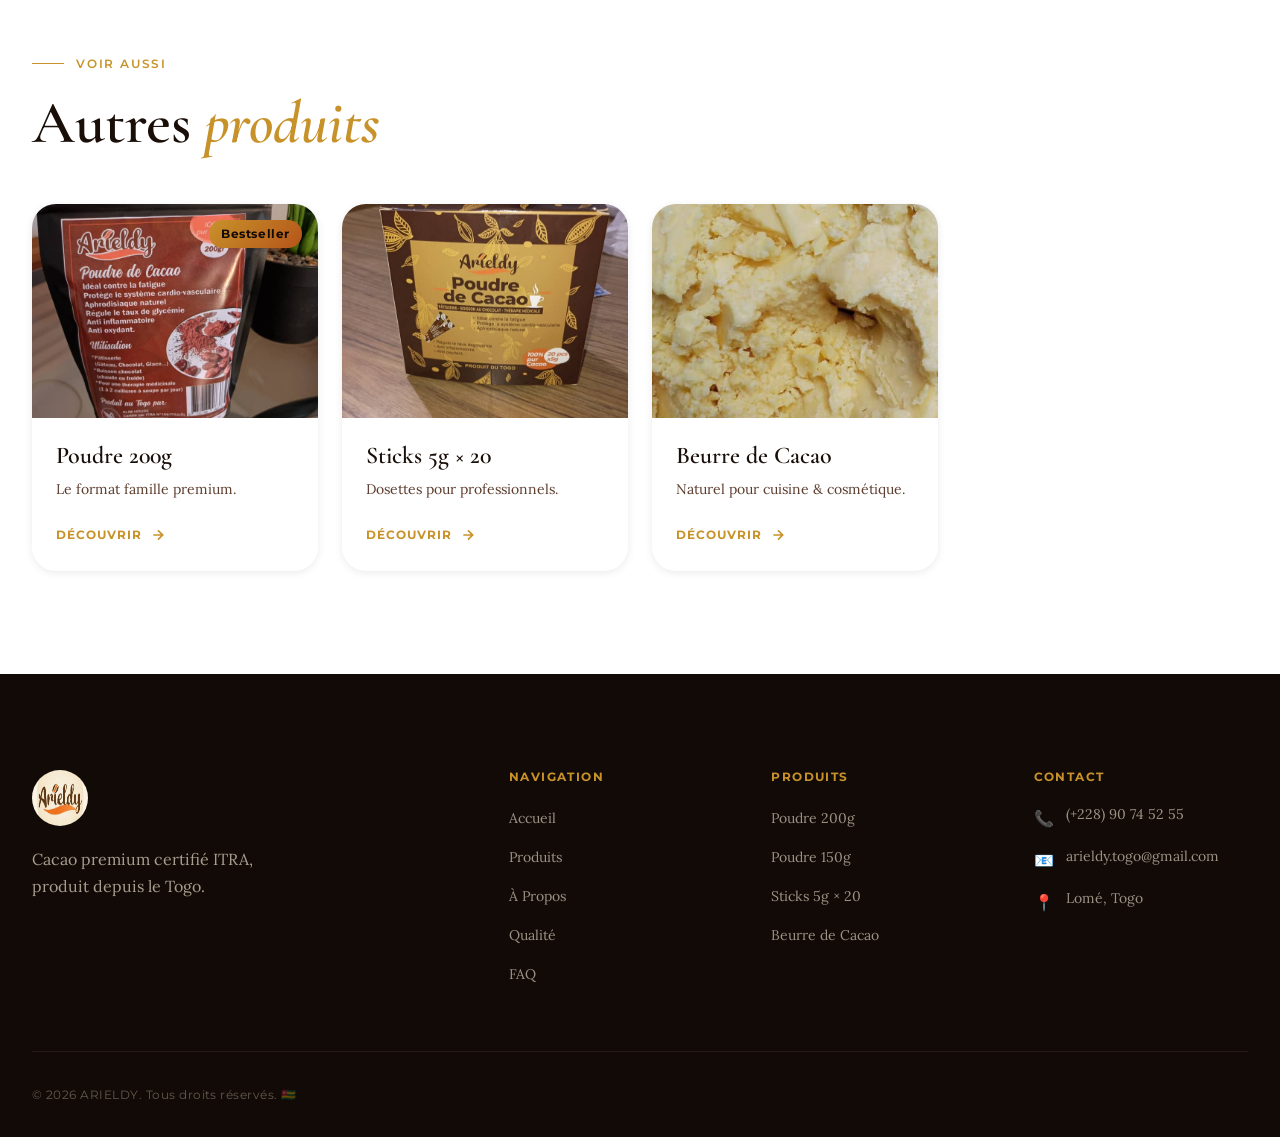
<file: produit-150g.html>
<!DOCTYPE html>
<html lang="fr">
<head>
  <meta charset="UTF-8">
  <meta name="viewport" content="width=device-width, initial-scale=1.0">
  <title>Poudre de Cacao 150g · ARIELDY – Format Découverte Premium</title>
  <meta name="description" content="Poudre de cacao Arieldy 150g, nouveau format économique 100% pur cacao certifié ITRA Togo. Idéal pour les petites familles et la découverte du cacao naturel premium.">
  <link rel="preconnect" href="https://fonts.googleapis.com">
  <link rel="preconnect" href="https://fonts.gstatic.com" crossorigin>
  <link rel="stylesheet" href="css/main.css">
</head>
<body>
  <a href="#main-content" class="skip-link">Aller au contenu principal</a>
  <div class="page-curtain" aria-hidden="true"></div>
  <a href="https://wa.me/22890745255" class="whatsapp-float" target="_blank" rel="noopener" aria-label="Commander sur WhatsApp"><span class="whatsapp-float__tooltip">Commander</span><svg viewBox="0 0 24 24" aria-hidden="true"><path d="M17.472 14.382c-.297-.149-1.758-.867-2.03-.967-.273-.099-.471-.148-.67.15-.197.297-.767.966-.94 1.164-.173.199-.347.223-.644.075-.297-.15-1.255-.463-2.39-1.475-.883-.788-1.48-1.761-1.653-2.059-.173-.297-.018-.458.13-.606.134-.133.298-.347.446-.52.149-.174.198-.298.298-.497.099-.198.05-.371-.025-.52-.075-.149-.669-1.612-.916-2.207-.242-.579-.487-.5-.669-.51-.173-.008-.371-.01-.57-.01-.198 0-.52.074-.792.372-.272.297-1.04 1.016-1.04 2.479 0 1.462 1.065 2.875 1.213 3.074.149.198 2.096 3.2 5.077 4.487.709.306 1.262.489 1.694.625.712.227 1.36.195 1.871.118.571-.085 1.758-.719 2.006-1.413.248-.694.248-1.289.173-1.413-.074-.124-.272-.198-.57-.347m-5.421 7.403h-.004a9.87 9.87 0 01-5.031-1.378l-.361-.214-3.741.982.998-3.648-.235-.374a9.86 9.86 0 01-1.51-5.26c.001-5.45 4.436-9.884 9.888-9.884 2.64 0 5.122 1.03 6.988 2.898a9.825 9.825 0 012.893 6.994c-.003 5.45-4.437 9.884-9.885 9.884m8.413-18.297A11.815 11.815 0 0012.05 0C5.495 0 .16 5.335.157 11.892c0 2.096.547 4.142 1.588 5.945L.057 24l6.305-1.654a11.882 11.882 0 005.683 1.448h.005c6.554 0 11.89-5.335 11.893-11.893a11.821 11.821 0 00-3.48-8.413z"/></svg></a>

  <div class="sticky-product-cta" aria-label="Commander ce produit">
    <span class="sticky-product-cta__text">Poudre de Cacao 150g · ARIELDY</span>
    <a href="https://wa.me/22890745255?text=Bonjour%20ARIELDY,%20je%20souhaite%20commander%20la%20Poudre%20de%20Cacao%20150g." class="btn btn--primary btn--sm" target="_blank" rel="noopener">Commander sur WhatsApp</a>
  </div>

  <nav class="nav" aria-label="Navigation principale">
    <div class="nav__inner">
      <a href="index.html" class="nav__logo"><img src="images/LOGO.jpeg" alt="Logo Arieldy" width="48" height="48"></a>
      <ul class="nav__links" role="list">
        <li><a href="index.html" class="nav__link">Accueil</a></li>
        <li><a href="produits.html" class="nav__link active">Produits</a></li>
        <li><a href="a-propos.html" class="nav__link">À Propos</a></li>
        <li><a href="qualite.html" class="nav__link">Qualité</a></li>
        <li><a href="blog.html" class="nav__link">Actualités</a></li>
        <li><a href="faq.html" class="nav__link">FAQ</a></li>
      </ul>
      <a href="contact.html" class="nav__cta">Demander un devis</a>
      <button class="nav__hamburger" aria-expanded="false" aria-controls="mobile-menu" aria-label="Ouvrir le menu"><span></span><span></span><span></span></button>
    </div>
  </nav>
  <div class="nav__mobile" id="mobile-menu" role="dialog" aria-label="Menu" aria-modal="true">
    <div class="nav__mobile-logo" aria-hidden="true"><img src="images/LOGO.jpeg" alt="" width="48" height="48"></div>
    <button class="nav__mobile-close" aria-label="Fermer">✕</button>
    <ul class="nav__mobile-links" role="list"><li><a href="index.html" class="nav__mobile-link">Accueil</a></li><li><a href="produits.html" class="nav__mobile-link">Produits</a></li><li><a href="a-propos.html" class="nav__mobile-link">À Propos</a></li><li><a href="qualite.html" class="nav__mobile-link">Qualité</a></li><li><a href="faq.html" class="nav__mobile-link">FAQ</a></li></ul>
    <div class="nav__mobile-cta"><a href="contact.html" class="btn btn--primary btn--lg">Demander un devis</a></div>
    <p class="nav__mobile-footer">+228 90 74 52 55</p>
  </div>

  <main id="main-content">
    <div style="background:var(--c-obsidian);padding-top:calc(var(--nav-h) + var(--sp-4));padding-bottom:var(--sp-4);">
      <div class="container">
        <nav aria-label="Fil d'Ariane"><ol class="breadcrumb" role="list"><li><a href="index.html" class="breadcrumb__link">Accueil</a></li><li aria-hidden="true"><span class="breadcrumb__sep">→</span></li><li><a href="produits.html" class="breadcrumb__link">Produits</a></li><li aria-hidden="true"><span class="breadcrumb__sep">→</span></li><li><span class="breadcrumb__current">Poudre de Cacao 150g</span></li></ol></nav>
      </div>
    </div>

    <section style="background:var(--c-linen);padding-block:var(--section-py);" aria-labelledby="p150-title">
      <div class="container">
        <div class="product-detail-grid">
          <div data-reveal="fade-left">
            <div class="product-detail__img-wrap">
              <img src="images/product_150g_mockup.png" alt="Sachet de poudre de cacao Arieldy 150g – nouveau format économique premium" class="product-detail__img" id="main-product-img" loading="eager" width="600" height="800">
            </div>
          </div>

          <div data-reveal="fade-right" data-delay="200">
            <div class="trust-badges" style="margin-bottom:var(--sp-5);">
              <span class="trust-badge">🏅 Certifié ITRA</span>
              <span class="trust-badge">🆕 Nouveau Format</span>
              <span class="trust-badge">🇹🇬 Produit au Togo</span>
            </div>

            <h1 class="product-detail__name" id="p150-title">Poudre de Cacao<br><em style="color:var(--c-gold);font-style:italic;">Arieldy 150g</em></h1>
            <p class="product-detail__tagline">"Même qualité premium, format parfait pour commencer."</p>

            <div class="product-detail__specs">
              <div class="spec-item"><p class="spec-item__label">Poids net</p><p class="spec-item__value">150 grammes</p></div>
              <div class="spec-item"><p class="spec-item__label">Pureté</p><p class="spec-item__value">100% pur cacao</p></div>
              <div class="spec-item"><p class="spec-item__label">Certification</p><p class="spec-item__value">ITRA N°104/ITRA/DL</p></div>
              <div class="spec-item"><p class="spec-item__label">Origine</p><p class="spec-item__value">Togo, Afrique de l'Ouest</p></div>
              <div class="spec-item"><p class="spec-item__label">Additifs</p><p class="spec-item__value">Aucun</p></div>
              <div class="spec-item"><p class="spec-item__label">Format</p><p class="spec-item__value">Idéal découverte</p></div>
            </div>

            <h2 style="font-family:var(--font-heading);font-size:var(--fs-lg);color:var(--c-text-primary);margin-bottom:var(--sp-5);">Bienfaits</h2>
            <ul style="list-style:none;display:flex;flex-direction:column;gap:var(--sp-3);margin-bottom:var(--sp-8);">
              <li style="display:flex;gap:var(--sp-3);font-family:var(--font-body);font-size:var(--fs-base);color:var(--c-text-secondary);"><span style="color:var(--c-gold);">✓</span> Anti-fatigue et riche en énergie naturelle</li>
              <li style="display:flex;gap:var(--sp-3);font-family:var(--font-body);font-size:var(--fs-base);color:var(--c-text-secondary);"><span style="color:var(--c-gold);">✓</span> Protège le système cardio-vasculaire</li>
              <li style="display:flex;gap:var(--sp-3);font-family:var(--font-body);font-size:var(--fs-base);color:var(--c-text-secondary);"><span style="color:var(--c-gold);">✓</span> Aphrodisiaque naturel certifié</li>
              <li style="display:flex;gap:var(--sp-3);font-family:var(--font-body);font-size:var(--fs-base);color:var(--c-text-secondary);"><span style="color:var(--c-gold);">✓</span> Anti-oxydant et anti-inflammatoire</li>
            </ul>

            <div style="background:rgba(200,146,42,0.06);border:1px solid rgba(200,146,42,0.2);border-radius:var(--radius-lg);padding:var(--sp-5);margin-bottom:var(--sp-8);">
              <p style="font-family:var(--font-ui);font-size:var(--fs-xs);font-weight:700;color:var(--c-gold);margin-bottom:var(--sp-2);">🆕 NOUVEAU PRODUIT</p>
              <p style="font-family:var(--font-body);font-size:var(--fs-sm);color:var(--c-text-secondary);line-height:1.7;">Le format 150g est notre toute dernière innovation. Il a été créé pour répondre à la demande des petites familles, des personnes seules et de tous ceux qui souhaitent découvrir la qualité ARIELDY à un prix accessible. Identique en qualité au 200g, juste plus petit.</p>
            </div>

            <div style="display:flex;gap:var(--sp-4);flex-wrap:wrap;">
              <a href="https://wa.me/22890745255?text=Bonjour%20ARIELDY,%20je%20souhaite%20commander%20la%20Poudre%20de%20Cacao%20150g." class="btn btn--primary btn--lg" target="_blank" rel="noopener">
                <svg style="width:20px;height:20px;fill:currentColor;flex-shrink:0;" viewBox="0 0 24 24" aria-hidden="true"><path d="M17.472 14.382c-.297-.149-1.758-.867-2.03-.967-.273-.099-.471-.148-.67.15-.197.297-.767.966-.94 1.164-.173.199-.347.223-.644.075-.297-.15-1.255-.463-2.39-1.475-.883-.788-1.48-1.761-1.653-2.059-.173-.297-.018-.458.13-.606.134-.133.298-.347.446-.52.149-.174.198-.298.298-.497.099-.198.05-.371-.025-.52-.075-.149-.669-1.612-.916-2.207-.242-.579-.487-.5-.669-.51-.173-.008-.371-.01-.57-.01-.198 0-.52.074-.792.372-.272.297-1.04 1.016-1.04 2.479 0 1.462 1.065 2.875 1.213 3.074.149.198 2.096 3.2 5.077 4.487.709.306 1.262.489 1.694.625.712.227 1.36.195 1.871.118.571-.085 1.758-.719 2.006-1.413.248-.694.248-1.289.173-1.413-.074-.124-.272-.198-.57-.347m-5.421 7.403h-.004a9.87 9.87 0 01-5.031-1.378l-.361-.214-3.741.982.998-3.648-.235-.374a9.86 9.86 0 01-1.51-5.26c.001-5.45 4.436-9.884 9.888-9.884 2.64 0 5.122 1.03 6.988 2.898a9.825 9.825 0 012.893 6.994c-.003 5.45-4.437 9.884-9.885 9.884m8.413-18.297A11.815 11.815 0 0012.05 0C5.495 0 .16 5.335.157 11.892c0 2.096.547 4.142 1.588 5.945L.057 24l6.305-1.654a11.882 11.882 0 005.683 1.448h.005c6.554 0 11.89-5.335 11.893-11.893a11.821 11.821 0 00-3.48-8.413z"/></svg>
                Commander sur WhatsApp
              </a>
              <a href="produit-200g.html" class="btn btn--ghost btn--lg">Voir le 200g →</a>
            </div>
          </div>
        </div>
      </div>
    </section>

    <section style="background:var(--c-white);padding-block:var(--section-py);" aria-labelledby="rel-150g-title">
      <div class="container">
        <p class="section-label">Voir aussi</p>
        <h2 class="section-title" id="rel-150g-title" data-reveal>Autres <em>produits</em></h2>
        <div class="products-grid">
          <article class="product-card" data-reveal data-delay="100"><div class="product-card__img-wrap"><img src="images/200G (5).jpeg" alt="Poudre cacao 200g Arieldy" class="product-card__img" loading="lazy" width="400" height="300"><div class="product-card__overlay"><a href="produit-200g.html" class="btn btn--primary btn--sm">Voir le produit</a></div><span class="product-card__badge">Bestseller</span></div><div class="product-card__body"><h3 class="product-card__name">Poudre 200g</h3><p class="product-card__desc">Le format famille premium.</p><a href="produit-200g.html" class="product-card__link">Découvrir <svg class="product-card__link-arrow" viewBox="0 0 24 24" fill="none" stroke="currentColor" stroke-width="2.5" aria-hidden="true"><path d="M5 12h14M12 5l7 7-7 7"/></svg></a></div></article>
          <article class="product-card" data-reveal data-delay="200"><div class="product-card__img-wrap"><img src="images/STICK (4).jpeg" alt="Sticks cacao 5g Arieldy" class="product-card__img" loading="lazy" width="400" height="300"><div class="product-card__overlay"><a href="produit-sticks.html" class="btn btn--primary btn--sm">Voir le produit</a></div></div><div class="product-card__body"><h3 class="product-card__name">Sticks 5g × 20</h3><p class="product-card__desc">Dosettes pour professionnels.</p><a href="produit-sticks.html" class="product-card__link">Découvrir <svg class="product-card__link-arrow" viewBox="0 0 24 24" fill="none" stroke="currentColor" stroke-width="2.5" aria-hidden="true"><path d="M5 12h14M12 5l7 7-7 7"/></svg></a></div></article>
          <article class="product-card" data-reveal data-delay="300"><div class="product-card__img-wrap"><img src="images/beurre de cacao (2).jpeg" alt="Beurre de cacao Arieldy" class="product-card__img" loading="lazy" width="400" height="300"><div class="product-card__overlay"><a href="produit-beurre.html" class="btn btn--primary btn--sm">Voir le produit</a></div></div><div class="product-card__body"><h3 class="product-card__name">Beurre de Cacao</h3><p class="product-card__desc">Naturel pour cuisine &amp; cosmétique.</p><a href="produit-beurre.html" class="product-card__link">Découvrir <svg class="product-card__link-arrow" viewBox="0 0 24 24" fill="none" stroke="currentColor" stroke-width="2.5" aria-hidden="true"><path d="M5 12h14M12 5l7 7-7 7"/></svg></a></div></article>
        </div>
      </div>
    </section>
  </main>

  <footer class="footer" aria-label="Pied de page">
    <div class="container">
      <div class="footer__grid">
        <div><img src="images/LOGO.jpeg" alt="Logo Arieldy" class="footer__brand-logo" width="56" height="56"><p class="footer__tagline">Cacao premium certifié ITRA, produit depuis le Togo.</p></div>
        <div><h3 class="footer__col-title">Navigation</h3><ul class="footer__links" role="list"><li><a href="index.html" class="footer__link">Accueil</a></li><li><a href="produits.html" class="footer__link">Produits</a></li><li><a href="a-propos.html" class="footer__link">À Propos</a></li><li><a href="qualite.html" class="footer__link">Qualité</a></li><li><a href="faq.html" class="footer__link">FAQ</a></li></ul></div>
        <div><h3 class="footer__col-title">Produits</h3><ul class="footer__links" role="list"><li><a href="produit-200g.html" class="footer__link">Poudre 200g</a></li><li><a href="produit-150g.html" class="footer__link">Poudre 150g</a></li><li><a href="produit-sticks.html" class="footer__link">Sticks 5g × 20</a></li><li><a href="produit-beurre.html" class="footer__link">Beurre de Cacao</a></li></ul></div>
        <div><h3 class="footer__col-title">Contact</h3><address style="font-style:normal;"><div class="footer__contact-item"><span class="footer__contact-icon" aria-hidden="true">📞</span><a href="tel:+22890745255" class="footer__link">(+228) 90 74 52 55</a></div><div class="footer__contact-item"><span class="footer__contact-icon" aria-hidden="true">📧</span><a href="mailto:arieldy.togo@gmail.com" class="footer__link">arieldy.togo@gmail.com</a></div><div class="footer__contact-item"><span class="footer__contact-icon" aria-hidden="true">📍</span><span>Lomé, Togo</span></div></address></div>
      </div>
      <div class="footer__bottom"><p class="footer__copyright">© 2026 ARIELDY. Tous droits réservés. 🇹🇬</p></div>
    </div>
  </footer>

  <script src="js/main.js" defer></script>
</body>
</html>
</file>
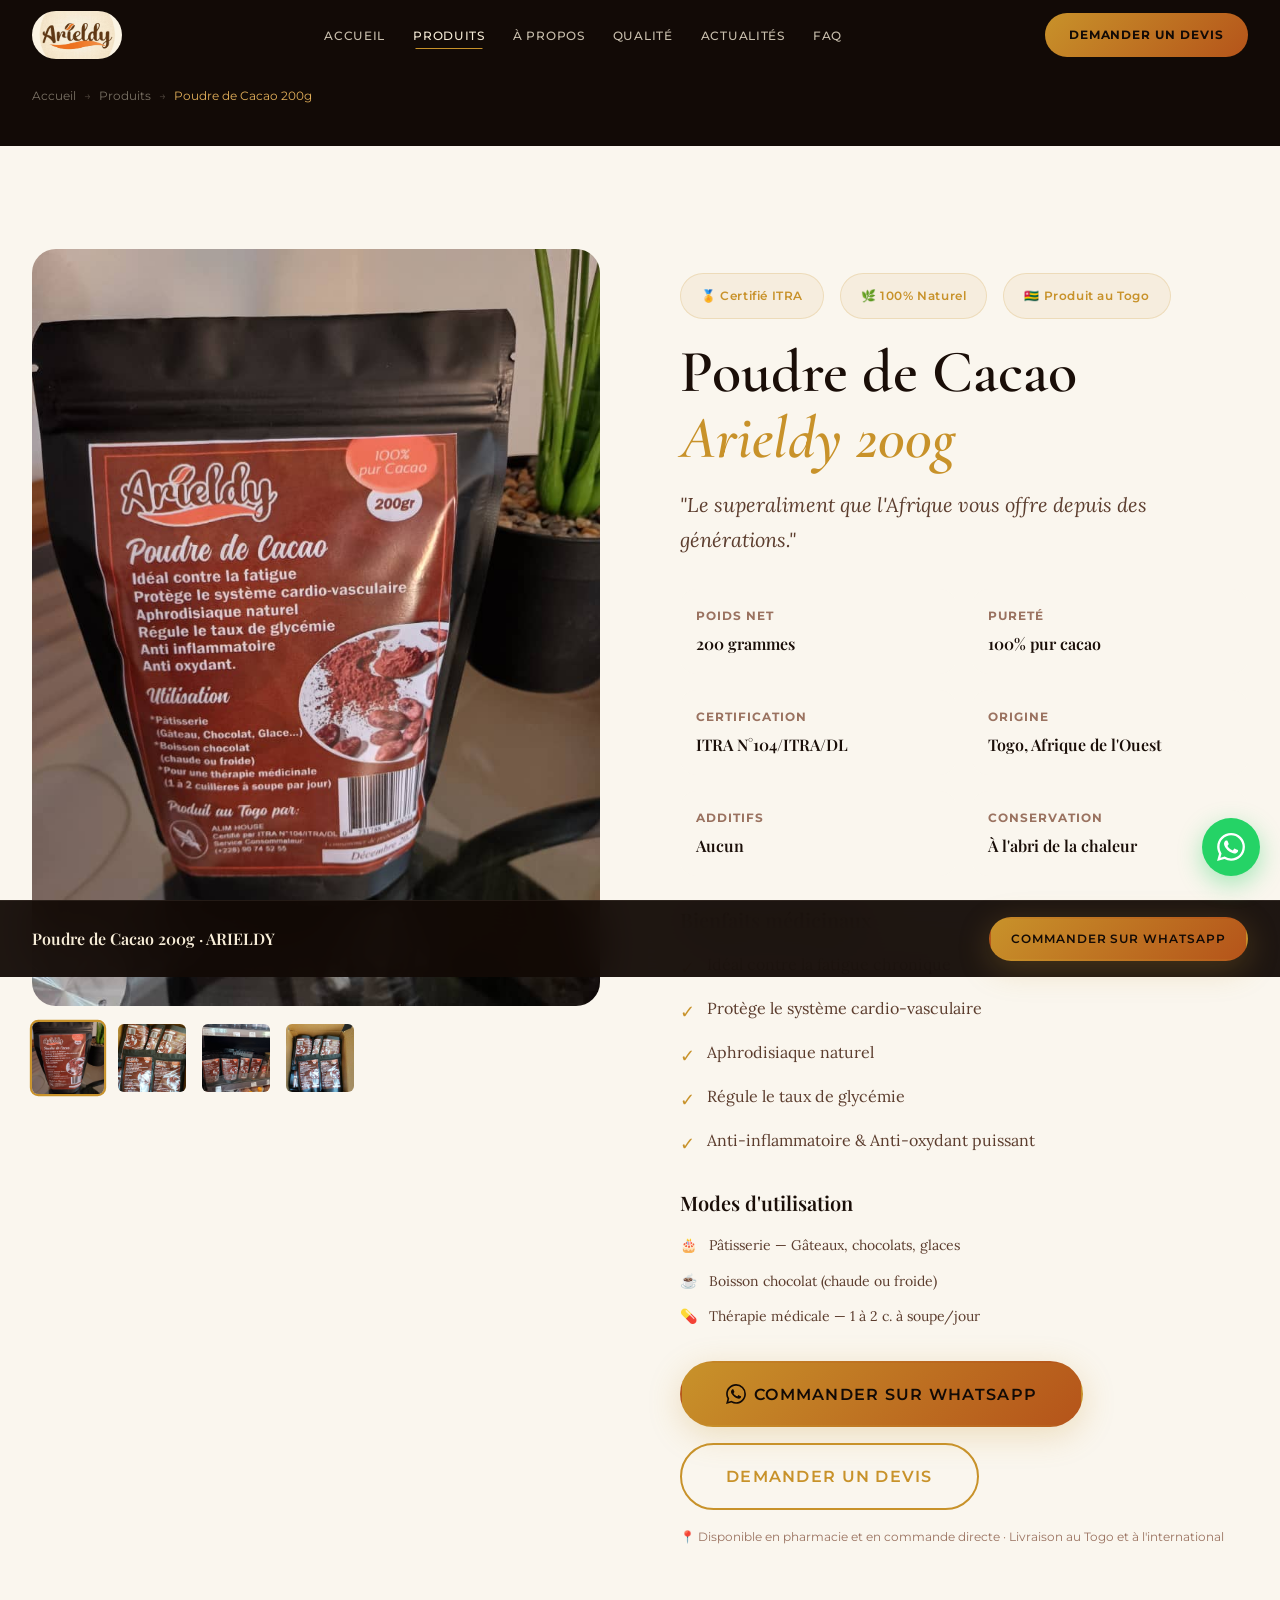
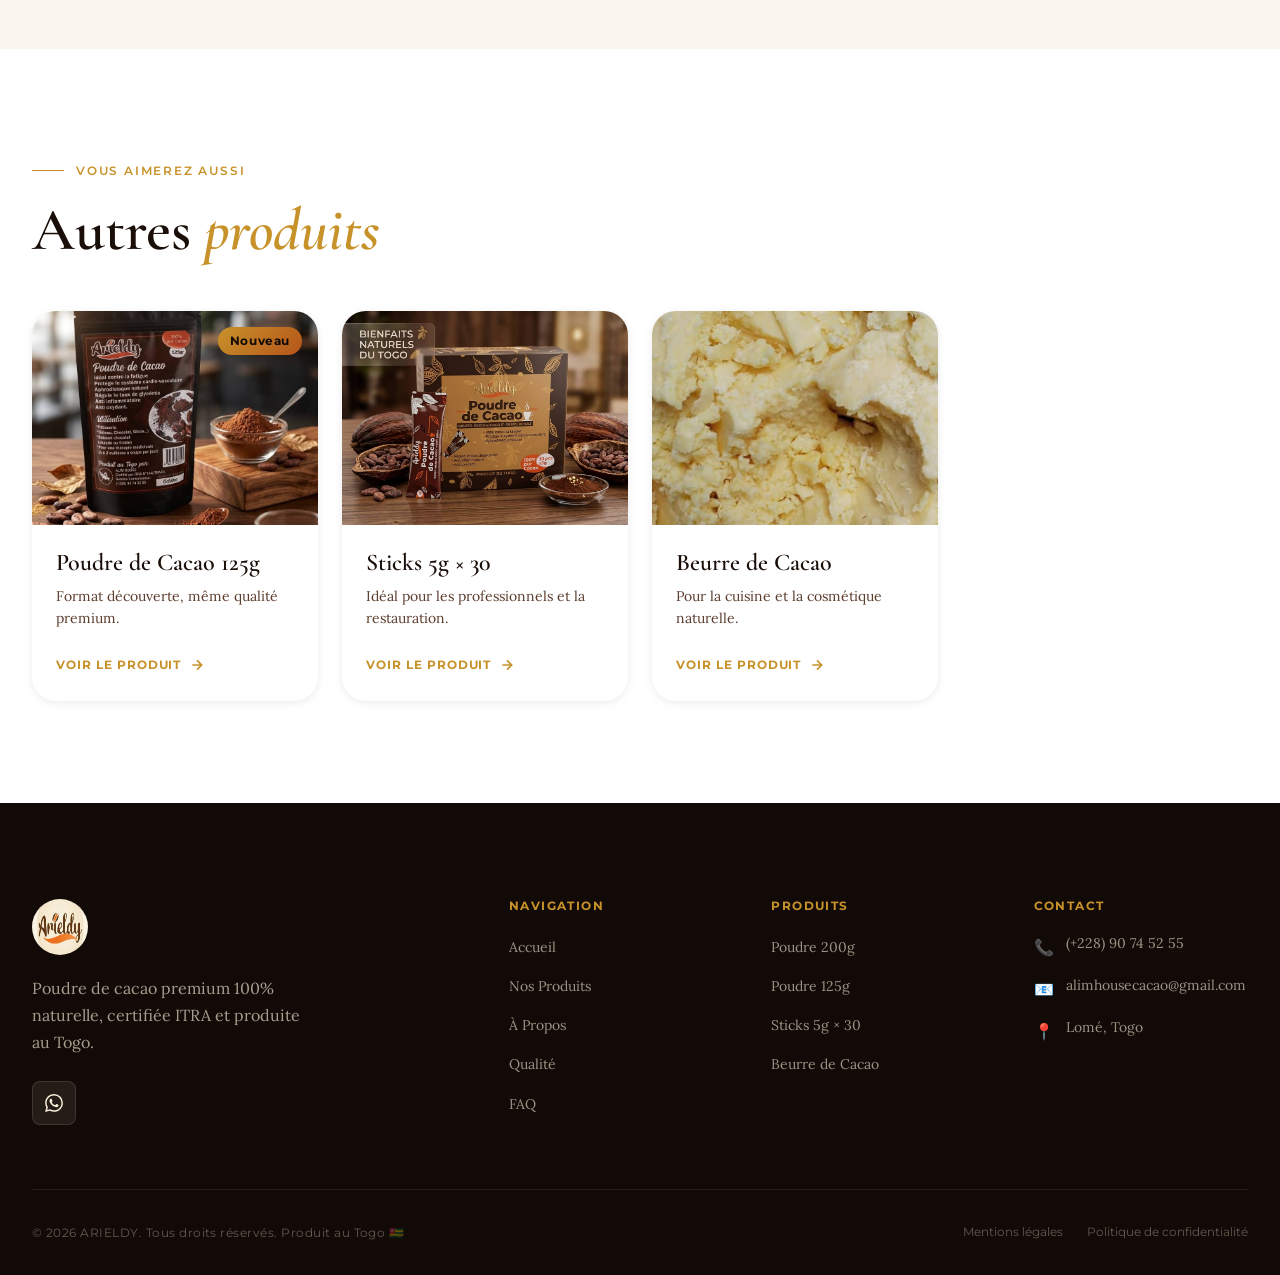
<file: produit-200g.html>
<!DOCTYPE html>
<html lang="fr">
<head>
  <meta charset="UTF-8">
  <meta name="viewport" content="width=device-width, initial-scale=1.0">
  <title>Poudre de Cacao 200g · ARIELDY – 100% Pur Cacao du Togo</title>
  <meta name="description" content="Poudre de cacao Arieldy 200g, 100% pure, certifiée ITRA Togo. Anti-fatigue, cardio-vasculaire, aphrodisiaque naturel. Idéale pour la pâtisserie et les boissons chocolatées.">
  <link rel="preconnect" href="https://fonts.googleapis.com">
  <link rel="preconnect" href="https://fonts.gstatic.com" crossorigin>
  <link rel="stylesheet" href="css/main.css">
</head>
<body>
  <a href="#main-content" class="skip-link">Aller au contenu principal</a>
  <div class="page-curtain" aria-hidden="true"></div>

  <a href="https://wa.me/22890745255" class="whatsapp-float" target="_blank" rel="noopener" aria-label="Commander sur WhatsApp">
    <span class="whatsapp-float__tooltip">Commander sur WhatsApp</span>
    <svg viewBox="0 0 24 24" aria-hidden="true"><path d="M17.472 14.382c-.297-.149-1.758-.867-2.03-.967-.273-.099-.471-.148-.67.15-.197.297-.767.966-.94 1.164-.173.199-.347.223-.644.075-.297-.15-1.255-.463-2.39-1.475-.883-.788-1.48-1.761-1.653-2.059-.173-.297-.018-.458.13-.606.134-.133.298-.347.446-.52.149-.174.198-.298.298-.497.099-.198.05-.371-.025-.52-.075-.149-.669-1.612-.916-2.207-.242-.579-.487-.5-.669-.51-.173-.008-.371-.01-.57-.01-.198 0-.52.074-.792.372-.272.297-1.04 1.016-1.04 2.479 0 1.462 1.065 2.875 1.213 3.074.149.198 2.096 3.2 5.077 4.487.709.306 1.262.489 1.694.625.712.227 1.36.195 1.871.118.571-.085 1.758-.719 2.006-1.413.248-.694.248-1.289.173-1.413-.074-.124-.272-.198-.57-.347m-5.421 7.403h-.004a9.87 9.87 0 01-5.031-1.378l-.361-.214-3.741.982.998-3.648-.235-.374a9.86 9.86 0 01-1.51-5.26c.001-5.45 4.436-9.884 9.888-9.884 2.64 0 5.122 1.03 6.988 2.898a9.825 9.825 0 012.893 6.994c-.003 5.45-4.437 9.884-9.885 9.884m8.413-18.297A11.815 11.815 0 0012.05 0C5.495 0 .16 5.335.157 11.892c0 2.096.547 4.142 1.588 5.945L.057 24l6.305-1.654a11.882 11.882 0 005.683 1.448h.005c6.554 0 11.89-5.335 11.893-11.893a11.821 11.821 0 00-3.48-8.413z"/></svg>
  </a>

  <!-- Sticky CTA -->
  <div class="sticky-product-cta" aria-label="Commander ce produit">
    <span class="sticky-product-cta__text">Poudre de Cacao 200g · ARIELDY</span>
    <a href="https://wa.me/22890745255?text=Bonjour,%20je%20souhaite%20commander%20la%20Poudre%20de%20Cacao%20ARIELDY%20200g." class="btn btn--primary btn--sm" target="_blank" rel="noopener">Commander sur WhatsApp</a>
  </div>

  <nav class="nav" aria-label="Navigation principale">
    <div class="nav__inner">
      <a href="index.html" class="nav__logo"><img src="images/LOGO.jpeg" alt="Logo Arieldy" width="48" height="48"></a>
      <ul class="nav__links" role="list">
        <li><a href="index.html" class="nav__link">Accueil</a></li>
        <li><a href="produits.html" class="nav__link active">Produits</a></li>
        <li><a href="a-propos.html" class="nav__link">À Propos</a></li>
        <li><a href="qualite.html" class="nav__link">Qualité</a></li>
        <li><a href="blog.html" class="nav__link">Actualités</a></li>
        <li><a href="faq.html" class="nav__link">FAQ</a></li>
      </ul>
      <a href="contact.html" class="nav__cta">Demander un devis</a>
      <button class="nav__hamburger" aria-expanded="false" aria-controls="mobile-menu" aria-label="Ouvrir le menu"><span></span><span></span><span></span></button>
    </div>
  </nav>

  <div class="nav__mobile" id="mobile-menu" role="dialog" aria-label="Menu principal" aria-modal="true">
    <div class="nav__mobile-logo" aria-hidden="true"><img src="images/LOGO.jpeg" alt="" width="48" height="48"></div>
    <button class="nav__mobile-close" aria-label="Fermer le menu">✕</button>
    <ul class="nav__mobile-links" role="list">
      <li><a href="index.html" class="nav__mobile-link">Accueil</a></li>
      <li><a href="produits.html" class="nav__mobile-link">Produits</a></li>
      <li><a href="a-propos.html" class="nav__mobile-link">À Propos</a></li>
      <li><a href="qualite.html" class="nav__mobile-link">Qualité</a></li>
      <li><a href="blog.html" class="nav__mobile-link">Actualités</a></li>
      <li><a href="faq.html" class="nav__mobile-link">FAQ</a></li>
    </ul>
    <div class="nav__mobile-cta"><a href="contact.html" class="btn btn--primary btn--lg">Demander un devis</a></div>
    <p class="nav__mobile-footer">+228 90 74 52 55 · alimhousecacao@gmail.com</p>
  </div>

  <main id="main-content">

    <!-- Breadcrumb -->
    <div style="background:var(--c-obsidian);padding-top:calc(var(--nav-h) + var(--sp-4));padding-bottom:var(--sp-4);">
      <div class="container">
        <nav aria-label="Fil d'Ariane">
          <ol class="breadcrumb" role="list">
            <li><a href="index.html" class="breadcrumb__link">Accueil</a></li>
            <li aria-hidden="true"><span class="breadcrumb__sep">→</span></li>
            <li><a href="produits.html" class="breadcrumb__link">Produits</a></li>
            <li aria-hidden="true"><span class="breadcrumb__sep">→</span></li>
            <li><span class="breadcrumb__current">Poudre de Cacao 200g</span></li>
          </ol>
        </nav>
      </div>
    </div>

    <!-- Product Detail -->
    <section style="background:var(--c-linen);padding-block:var(--section-py);" aria-labelledby="product-title">
      <div class="container">
        <div class="product-detail-grid">

          <!-- Image -->
          <div data-reveal="fade-left">
            <div class="product-detail__img-wrap">
              <img
                src="images/200G (5).jpeg"
                alt="Sachet de poudre de cacao Arieldy 200g – étiquette brun orangé sur fond noir"
                class="product-detail__img"
                id="main-product-img"
                loading="eager"
                width="600"
                height="800"
              >
            </div>
            <div class="product-thumbs">
              <img src="images/200G (5).jpeg" alt="Vue face du sachet 200g" class="product-thumb active" loading="lazy" width="72" height="72">
              <img src="images/200G (3).jpeg" alt="Vue arrière du sachet 200g avec informations nutritionnelles" class="product-thumb" loading="lazy" width="72" height="72">
              <img src="images/200G (4).jpeg" alt="Sachets 200g en rayon de supermarché" class="product-thumb" loading="lazy" width="72" height="72">
              <img src="images/200G (2).jpeg" alt="Carton de sachets 200g en stock" class="product-thumb" loading="lazy" width="72" height="72">
            </div>
          </div>

          <!-- Info -->
          <div data-reveal="fade-right" data-delay="200">
            <div class="trust-badges" style="margin-bottom:var(--sp-5);">
              <span class="trust-badge">🏅 Certifié ITRA</span>
              <span class="trust-badge">🌿 100% Naturel</span>
              <span class="trust-badge">🇹🇬 Produit au Togo</span>
            </div>

            <h1 class="product-detail__name" id="product-title">Poudre de Cacao<br><em style="color:var(--c-gold);font-style:italic;">Arieldy 200g</em></h1>
            <p class="product-detail__tagline">"Le superaliment que l'Afrique vous offre depuis des générations."</p>

            <div class="product-detail__specs">
              <div class="spec-item">
                <p class="spec-item__label">Poids net</p>
                <p class="spec-item__value">200 grammes</p>
              </div>
              <div class="spec-item">
                <p class="spec-item__label">Pureté</p>
                <p class="spec-item__value">100% pur cacao</p>
              </div>
              <div class="spec-item">
                <p class="spec-item__label">Certification</p>
                <p class="spec-item__value">ITRA N°104/ITRA/DL</p>
              </div>
              <div class="spec-item">
                <p class="spec-item__label">Origine</p>
                <p class="spec-item__value">Togo, Afrique de l'Ouest</p>
              </div>
              <div class="spec-item">
                <p class="spec-item__label">Additifs</p>
                <p class="spec-item__value">Aucun</p>
              </div>
              <div class="spec-item">
                <p class="spec-item__label">Conservation</p>
                <p class="spec-item__value">À l'abri de la chaleur</p>
              </div>
            </div>

            <h2 style="font-family:var(--font-heading);font-size:var(--fs-lg);color:var(--c-text-primary);margin-bottom:var(--sp-5);">Bienfaits médicinaux</h2>
            <ul style="list-style:none;display:flex;flex-direction:column;gap:var(--sp-3);margin-bottom:var(--sp-8);">
              <li style="display:flex;gap:var(--sp-3);align-items:flex-start;font-family:var(--font-body);font-size:var(--fs-base);color:var(--c-text-secondary);">
                <span style="color:var(--c-gold);font-size:1.1rem;flex-shrink:0;margin-top:2px;">✓</span> Idéal contre la fatigue chronique
              </li>
              <li style="display:flex;gap:var(--sp-3);align-items:flex-start;font-family:var(--font-body);font-size:var(--fs-base);color:var(--c-text-secondary);">
                <span style="color:var(--c-gold);font-size:1.1rem;flex-shrink:0;margin-top:2px;">✓</span> Protège le système cardio-vasculaire
              </li>
              <li style="display:flex;gap:var(--sp-3);align-items:flex-start;font-family:var(--font-body);font-size:var(--fs-base);color:var(--c-text-secondary);">
                <span style="color:var(--c-gold);font-size:1.1rem;flex-shrink:0;margin-top:2px;">✓</span> Aphrodisiaque naturel
              </li>
              <li style="display:flex;gap:var(--sp-3);align-items:flex-start;font-family:var(--font-body);font-size:var(--fs-base);color:var(--c-text-secondary);">
                <span style="color:var(--c-gold);font-size:1.1rem;flex-shrink:0;margin-top:2px;">✓</span> Régule le taux de glycémie
              </li>
              <li style="display:flex;gap:var(--sp-3);align-items:flex-start;font-family:var(--font-body);font-size:var(--fs-base);color:var(--c-text-secondary);">
                <span style="color:var(--c-gold);font-size:1.1rem;flex-shrink:0;margin-top:2px;">✓</span> Anti-inflammatoire &amp; Anti-oxydant puissant
              </li>
            </ul>

            <h2 style="font-family:var(--font-heading);font-size:var(--fs-lg);color:var(--c-text-primary);margin-bottom:var(--sp-5);">Modes d'utilisation</h2>
            <ul style="list-style:none;display:flex;flex-direction:column;gap:var(--sp-3);margin-bottom:var(--sp-8);">
              <li style="display:flex;gap:var(--sp-3);font-family:var(--font-body);font-size:var(--fs-sm);color:var(--c-text-secondary);">
                <span style="color:var(--c-amber);">🎂</span> Pâtisserie — Gâteaux, chocolats, glaces
              </li>
              <li style="display:flex;gap:var(--sp-3);font-family:var(--font-body);font-size:var(--fs-sm);color:var(--c-text-secondary);">
                <span style="color:var(--c-amber);">☕</span> Boisson chocolat (chaude ou froide)
              </li>
              <li style="display:flex;gap:var(--sp-3);font-family:var(--font-body);font-size:var(--fs-sm);color:var(--c-text-secondary);">
                <span style="color:var(--c-amber);">💊</span> Thérapie médicale — 1 à 2 c. à soupe/jour
              </li>
            </ul>

            <div style="display:flex;gap:var(--sp-4);flex-wrap:wrap;">
              <a href="https://wa.me/22890745255?text=Bonjour%20ARIELDY,%20je%20souhaite%20commander%20la%20Poudre%20de%20Cacao%20200g." class="btn btn--primary btn--lg" target="_blank" rel="noopener">
                <svg style="width:20px;height:20px;fill:currentColor;flex-shrink:0;" viewBox="0 0 24 24" aria-hidden="true"><path d="M17.472 14.382c-.297-.149-1.758-.867-2.03-.967-.273-.099-.471-.148-.67.15-.197.297-.767.966-.94 1.164-.173.199-.347.223-.644.075-.297-.15-1.255-.463-2.39-1.475-.883-.788-1.48-1.761-1.653-2.059-.173-.297-.018-.458.13-.606.134-.133.298-.347.446-.52.149-.174.198-.298.298-.497.099-.198.05-.371-.025-.52-.075-.149-.669-1.612-.916-2.207-.242-.579-.487-.5-.669-.51-.173-.008-.371-.01-.57-.01-.198 0-.52.074-.792.372-.272.297-1.04 1.016-1.04 2.479 0 1.462 1.065 2.875 1.213 3.074.149.198 2.096 3.2 5.077 4.487.709.306 1.262.489 1.694.625.712.227 1.36.195 1.871.118.571-.085 1.758-.719 2.006-1.413.248-.694.248-1.289.173-1.413-.074-.124-.272-.198-.57-.347m-5.421 7.403h-.004a9.87 9.87 0 01-5.031-1.378l-.361-.214-3.741.982.998-3.648-.235-.374a9.86 9.86 0 01-1.51-5.26c.001-5.45 4.436-9.884 9.888-9.884 2.64 0 5.122 1.03 6.988 2.898a9.825 9.825 0 012.893 6.994c-.003 5.45-4.437 9.884-9.885 9.884m8.413-18.297A11.815 11.815 0 0012.05 0C5.495 0 .16 5.335.157 11.892c0 2.096.547 4.142 1.588 5.945L.057 24l6.305-1.654a11.882 11.882 0 005.683 1.448h.005c6.554 0 11.89-5.335 11.893-11.893a11.821 11.821 0 00-3.48-8.413z"/></svg>
                Commander sur WhatsApp
              </a>
              <a href="contact.html" class="btn btn--ghost btn--lg">Demander un devis</a>
            </div>

            <p style="font-family:var(--font-ui);font-size:var(--fs-xs);color:var(--c-text-muted);margin-top:var(--sp-4);">
              📍 Disponible en pharmacie et en commande directe · Livraison au Togo et à l'international
            </p>
          </div>
        </div>
      </div>
    </section>

    <!-- Related products -->
    <section style="background:var(--c-white);padding-block:var(--section-py);" aria-labelledby="related-title">
      <div class="container">
        <p class="section-label">Vous aimerez aussi</p>
        <h2 class="section-title" id="related-title" data-reveal>Autres <em>produits</em></h2>
        <div class="products-grid">
          <article class="product-card" data-reveal data-delay="100">
            <div class="product-card__img-wrap">
              <img src="images/125G_IMAGE.jpeg" alt="Poudre de cacao Arieldy 125g" class="product-card__img" loading="lazy" width="400" height="300">
              <div class="product-card__overlay"><a href="produit-125g.html" class="btn btn--primary btn--sm">Voir le produit</a></div>
              <span class="product-card__badge">Nouveau</span>
            </div>
            <div class="product-card__body">
              <h3 class="product-card__name">Poudre de Cacao 125g</h3>
              <p class="product-card__desc">Format découverte, même qualité premium.</p>
              <a href="produit-125g.html" class="product-card__link">Voir le produit <svg class="product-card__link-arrow" viewBox="0 0 24 24" fill="none" stroke="currentColor" stroke-width="2.5" aria-hidden="true"><path d="M5 12h14M12 5l7 7-7 7"/></svg></a>
            </div>
          </article>
          <article class="product-card" data-reveal data-delay="200">
            <div class="product-card__img-wrap">
              <img src="images/STICK_PRE.jpeg" alt="Sticks de poudre de cacao Arieldy 5g" class="product-card__img" loading="lazy" width="400" height="300">
              <div class="product-card__overlay"><a href="produit-sticks.html" class="btn btn--primary btn--sm">Voir le produit</a></div>
            </div>
            <div class="product-card__body">
              <h3 class="product-card__name">Sticks 5g × 30</h3>
              <p class="product-card__desc">Idéal pour les professionnels et la restauration.</p>
              <a href="produit-sticks.html" class="product-card__link">Voir le produit <svg class="product-card__link-arrow" viewBox="0 0 24 24" fill="none" stroke="currentColor" stroke-width="2.5" aria-hidden="true"><path d="M5 12h14M12 5l7 7-7 7"/></svg></a>
            </div>
          </article>
          <article class="product-card" data-reveal data-delay="300">
            <div class="product-card__img-wrap">
              <img src="images/beurre de cacao (2).jpeg" alt="Beurre de cacao Arieldy naturel" class="product-card__img" loading="lazy" width="400" height="300">
              <div class="product-card__overlay"><a href="produit-beurre.html" class="btn btn--primary btn--sm">Voir le produit</a></div>
            </div>
            <div class="product-card__body">
              <h3 class="product-card__name">Beurre de Cacao</h3>
              <p class="product-card__desc">Pour la cuisine et la cosmétique naturelle.</p>
              <a href="produit-beurre.html" class="product-card__link">Voir le produit <svg class="product-card__link-arrow" viewBox="0 0 24 24" fill="none" stroke="currentColor" stroke-width="2.5" aria-hidden="true"><path d="M5 12h14M12 5l7 7-7 7"/></svg></a>
            </div>
          </article>
        </div>
      </div>
    </section>

  </main>

  <footer class="footer" aria-label="Pied de page">
    <div class="container">
      <div class="footer__grid">
        <div>
          <img src="images/LOGO.jpeg" alt="Logo Arieldy" class="footer__brand-logo" width="56" height="56">
          <p class="footer__tagline">Poudre de cacao premium 100% naturelle, certifiée ITRA et produite au Togo.</p>
          <div class="footer__social"><a href="https://wa.me/22890745255" class="footer__social-link" aria-label="WhatsApp" target="_blank" rel="noopener"><svg viewBox="0 0 24 24" style="width:18px;height:18px;fill:currentColor" aria-hidden="true"><path d="M17.472 14.382c-.297-.149-1.758-.867-2.03-.967-.273-.099-.471-.148-.67.15-.197.297-.767.966-.94 1.164-.173.199-.347.223-.644.075-.297-.15-1.255-.463-2.39-1.475-.883-.788-1.48-1.761-1.653-2.059-.173-.297-.018-.458.13-.606.134-.133.298-.347.446-.52.149-.174.198-.298.298-.497.099-.198.05-.371-.025-.52-.075-.149-.669-1.612-.916-2.207-.242-.579-.487-.5-.669-.51-.173-.008-.371-.01-.57-.01-.198 0-.52.074-.792.372-.272.297-1.04 1.016-1.04 2.479 0 1.462 1.065 2.875 1.213 3.074.149.198 2.096 3.2 5.077 4.487.709.306 1.262.489 1.694.625.712.227 1.36.195 1.871.118.571-.085 1.758-.719 2.006-1.413.248-.694.248-1.289.173-1.413-.074-.124-.272-.198-.57-.347m-5.421 7.403h-.004a9.87 9.87 0 01-5.031-1.378l-.361-.214-3.741.982.998-3.648-.235-.374a9.86 9.86 0 01-1.51-5.26c.001-5.45 4.436-9.884 9.888-9.884 2.64 0 5.122 1.03 6.988 2.898a9.825 9.825 0 012.893 6.994c-.003 5.45-4.437 9.884-9.885 9.884m8.413-18.297A11.815 11.815 0 0012.05 0C5.495 0 .16 5.335.157 11.892c0 2.096.547 4.142 1.588 5.945L.057 24l6.305-1.654a11.882 11.882 0 005.683 1.448h.005c6.554 0 11.89-5.335 11.893-11.893a11.821 11.821 0 00-3.48-8.413z"/></svg></a></div>
        </div>
        <div><h3 class="footer__col-title">Navigation</h3><ul class="footer__links" role="list"><li><a href="index.html" class="footer__link">Accueil</a></li><li><a href="produits.html" class="footer__link">Nos Produits</a></li><li><a href="a-propos.html" class="footer__link">À Propos</a></li><li><a href="qualite.html" class="footer__link">Qualité</a></li><li><a href="faq.html" class="footer__link">FAQ</a></li></ul></div>
        <div><h3 class="footer__col-title">Produits</h3><ul class="footer__links" role="list"><li><a href="produit-200g.html" class="footer__link">Poudre 200g</a></li><li><a href="produit-125g.html" class="footer__link">Poudre 125g</a></li><li><a href="produit-sticks.html" class="footer__link">Sticks 5g × 30</a></li><li><a href="produit-beurre.html" class="footer__link">Beurre de Cacao</a></li></ul></div>
        <div>
          <h3 class="footer__col-title">Contact</h3>
          <address style="font-style:normal;">
            <div class="footer__contact-item"><span class="footer__contact-icon" aria-hidden="true">📞</span><a href="tel:+22890745255" class="footer__link">(+228) 90 74 52 55</a></div>
            <div class="footer__contact-item"><span class="footer__contact-icon" aria-hidden="true">📧</span><a href="mailto:alimhousecacao@gmail.com" class="footer__link">alimhousecacao@gmail.com</a></div>
            <div class="footer__contact-item"><span class="footer__contact-icon" aria-hidden="true">📍</span><span>Lomé, Togo</span></div>
          </address>
        </div>
      </div>
      <div class="footer__bottom">
        <p class="footer__copyright">© 2026 ARIELDY. Tous droits réservés. Produit au Togo 🇹🇬</p>
        <div class="footer__legal"><a href="#" class="footer__legal-link">Mentions légales</a><a href="#" class="footer__legal-link">Politique de confidentialité</a></div>
      </div>
    </div>
  </footer>

  <script src="js/main.js" defer></script>
</body>
</html>
</file>
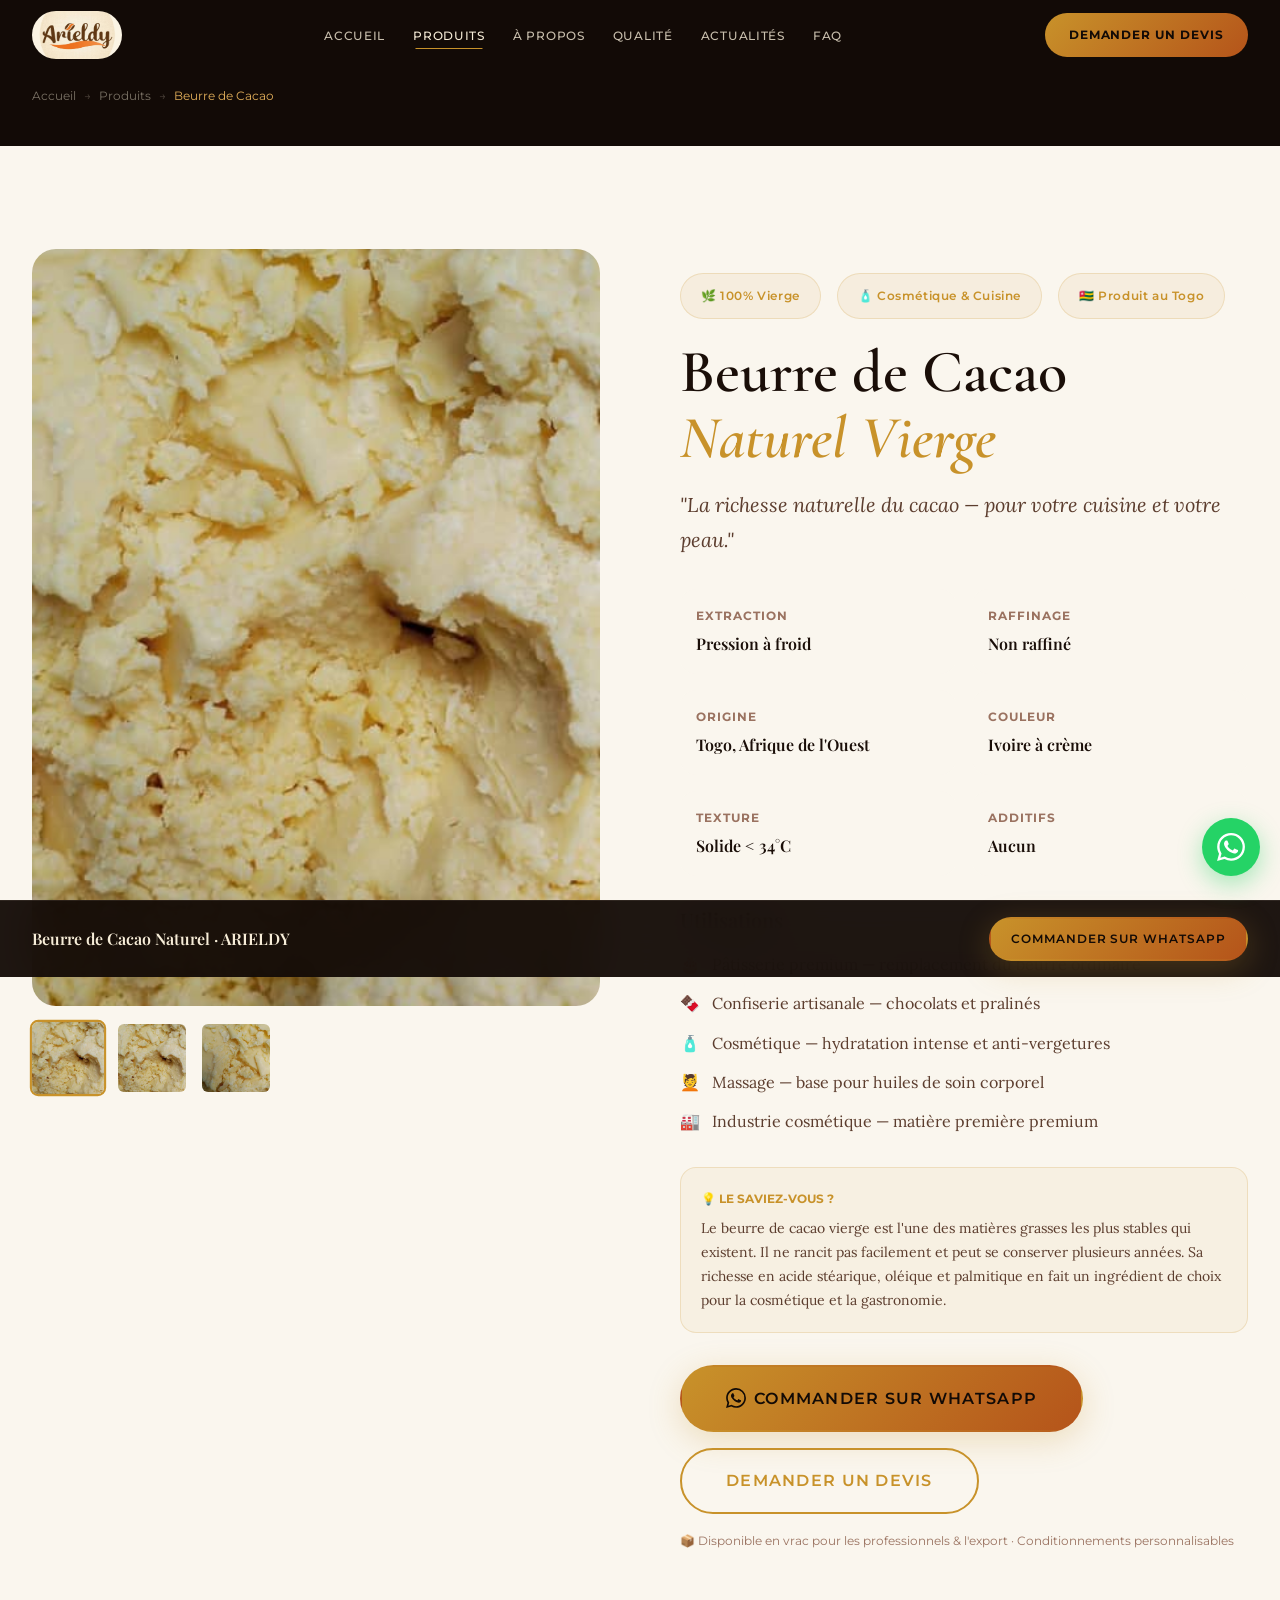
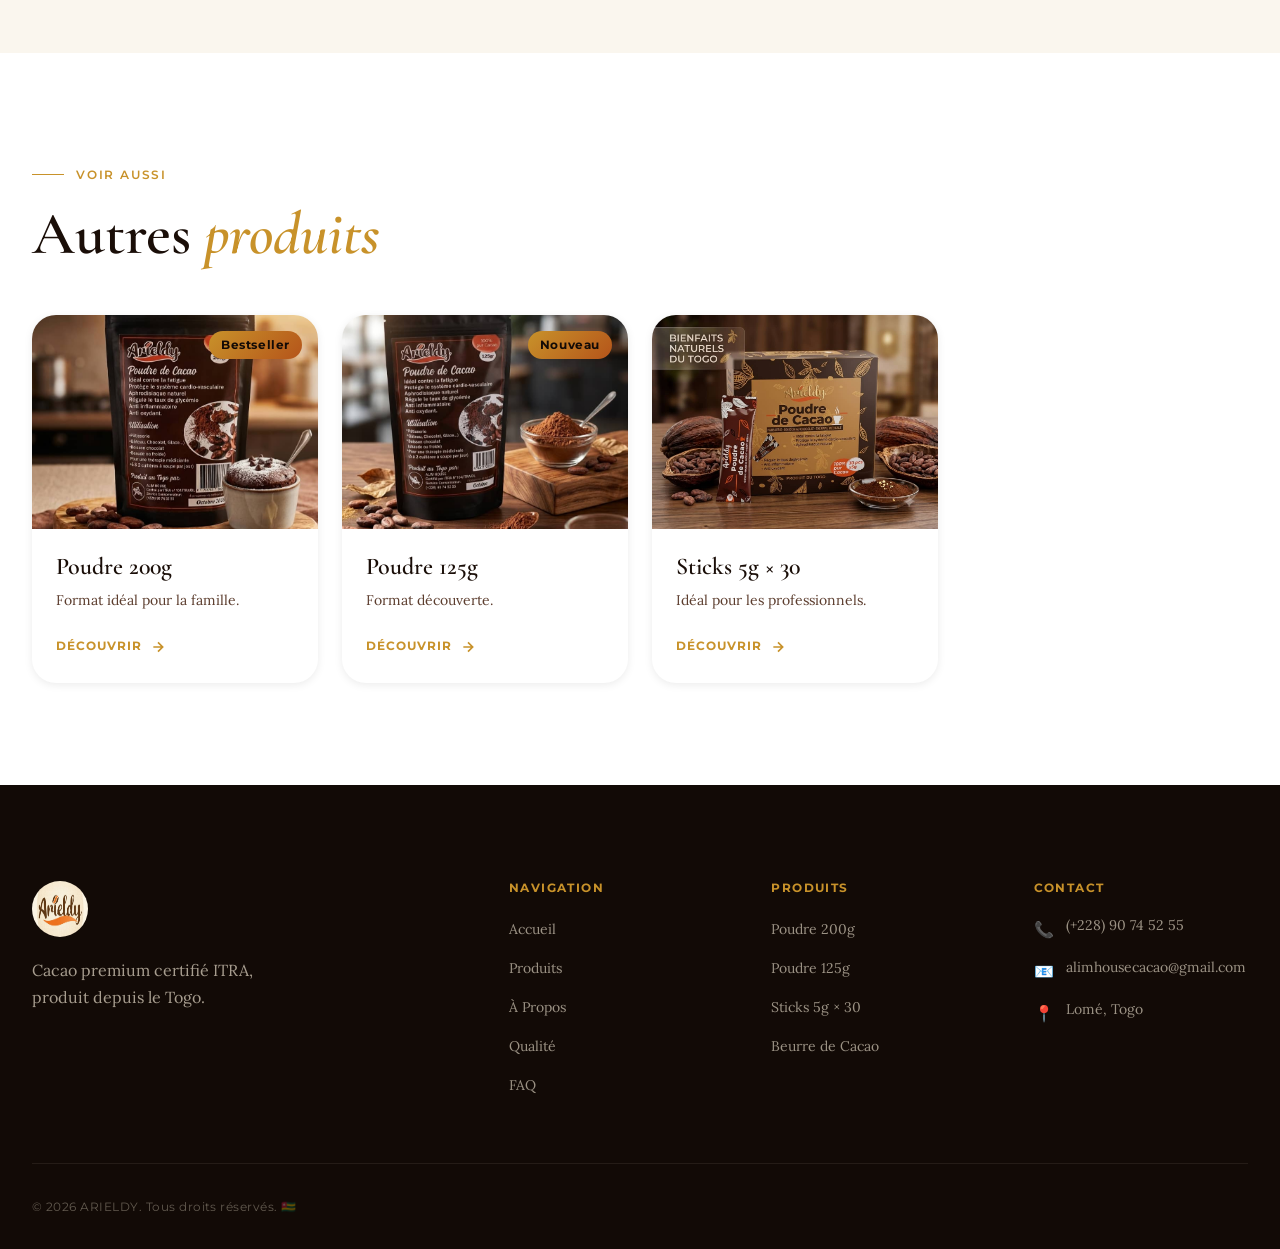
<file: produit-beurre.html>
<!DOCTYPE html>
<html lang="fr">
<head>
  <meta charset="UTF-8">
  <meta name="viewport" content="width=device-width, initial-scale=1.0">
  <title>Beurre de Cacao Naturel · ARIELDY – Vierge &amp; Non Raffiné du Togo</title>
  <meta name="description" content="Beurre de cacao vierge 100% naturel ARIELDY, extrait de fèves togolaises de qualité premium. Idéal pour la cuisine gastronomique, la pâtisserie et la cosmétique naturelle.">
  <link rel="preconnect" href="https://fonts.googleapis.com">
  <link rel="preconnect" href="https://fonts.gstatic.com" crossorigin>
  <link rel="stylesheet" href="css/main.css">
</head>
<body>
  <a href="#main-content" class="skip-link">Aller au contenu principal</a>
  <div class="page-curtain" aria-hidden="true"></div>
  <a href="https://wa.me/22890745255" class="whatsapp-float" target="_blank" rel="noopener" aria-label="Commander sur WhatsApp"><span class="whatsapp-float__tooltip">Commander</span><svg viewBox="0 0 24 24" aria-hidden="true"><path d="M17.472 14.382c-.297-.149-1.758-.867-2.03-.967-.273-.099-.471-.148-.67.15-.197.297-.767.966-.94 1.164-.173.199-.347.223-.644.075-.297-.15-1.255-.463-2.39-1.475-.883-.788-1.48-1.761-1.653-2.059-.173-.297-.018-.458.13-.606.134-.133.298-.347.446-.52.149-.174.198-.298.298-.497.099-.198.05-.371-.025-.52-.075-.149-.669-1.612-.916-2.207-.242-.579-.487-.5-.669-.51-.173-.008-.371-.01-.57-.01-.198 0-.52.074-.792.372-.272.297-1.04 1.016-1.04 2.479 0 1.462 1.065 2.875 1.213 3.074.149.198 2.096 3.2 5.077 4.487.709.306 1.262.489 1.694.625.712.227 1.36.195 1.871.118.571-.085 1.758-.719 2.006-1.413.248-.694.248-1.289.173-1.413-.074-.124-.272-.198-.57-.347m-5.421 7.403h-.004a9.87 9.87 0 01-5.031-1.378l-.361-.214-3.741.982.998-3.648-.235-.374a9.86 9.86 0 01-1.51-5.26c.001-5.45 4.436-9.884 9.888-9.884 2.64 0 5.122 1.03 6.988 2.898a9.825 9.825 0 012.893 6.994c-.003 5.45-4.437 9.884-9.885 9.884m8.413-18.297A11.815 11.815 0 0012.05 0C5.495 0 .16 5.335.157 11.892c0 2.096.547 4.142 1.588 5.945L.057 24l6.305-1.654a11.882 11.882 0 005.683 1.448h.005c6.554 0 11.89-5.335 11.893-11.893a11.821 11.821 0 00-3.48-8.413z"/></svg></a>

  <div class="sticky-product-cta" aria-label="Commander ce produit">
    <span class="sticky-product-cta__text">Beurre de Cacao Naturel · ARIELDY</span>
    <a href="https://wa.me/22890745255?text=Bonjour%20ARIELDY,%20je%20souhaite%20commander%20le%20Beurre%20de%20Cacao%20naturel." class="btn btn--primary btn--sm" target="_blank" rel="noopener">Commander sur WhatsApp</a>
  </div>

  <nav class="nav" aria-label="Navigation principale">
    <div class="nav__inner">
      <a href="index.html" class="nav__logo"><img src="images/LOGO.jpeg" alt="Logo Arieldy" width="48" height="48"></a>
      <ul class="nav__links" role="list">
        <li><a href="index.html" class="nav__link">Accueil</a></li>
        <li><a href="produits.html" class="nav__link active">Produits</a></li>
        <li><a href="a-propos.html" class="nav__link">À Propos</a></li>
        <li><a href="qualite.html" class="nav__link">Qualité</a></li>
        <li><a href="blog.html" class="nav__link">Actualités</a></li>
        <li><a href="faq.html" class="nav__link">FAQ</a></li>
      </ul>
      <a href="contact.html" class="nav__cta">Demander un devis</a>
      <button class="nav__hamburger" aria-expanded="false" aria-controls="mobile-menu" aria-label="Ouvrir le menu"><span></span><span></span><span></span></button>
    </div>
  </nav>
  <div class="nav__mobile" id="mobile-menu" role="dialog" aria-label="Menu" aria-modal="true">
    <div class="nav__mobile-logo" aria-hidden="true"><img src="images/LOGO.jpeg" alt="" width="48" height="48"></div>
    <button class="nav__mobile-close" aria-label="Fermer">✕</button>
    <ul class="nav__mobile-links" role="list"><li><a href="index.html" class="nav__mobile-link">Accueil</a></li><li><a href="produits.html" class="nav__mobile-link">Produits</a></li><li><a href="a-propos.html" class="nav__mobile-link">À Propos</a></li><li><a href="qualite.html" class="nav__mobile-link">Qualité</a></li><li><a href="faq.html" class="nav__mobile-link">FAQ</a></li></ul>
    <div class="nav__mobile-cta"><a href="contact.html" class="btn btn--primary btn--lg">Demander un devis</a></div>
    <p class="nav__mobile-footer">+228 90 74 52 55</p>
  </div>

  <main id="main-content">
    <div style="background:var(--c-obsidian);padding-top:calc(var(--nav-h) + var(--sp-4));padding-bottom:var(--sp-4);">
      <div class="container">
        <nav aria-label="Fil d'Ariane"><ol class="breadcrumb" role="list"><li><a href="index.html" class="breadcrumb__link">Accueil</a></li><li aria-hidden="true"><span class="breadcrumb__sep">→</span></li><li><a href="produits.html" class="breadcrumb__link">Produits</a></li><li aria-hidden="true"><span class="breadcrumb__sep">→</span></li><li><span class="breadcrumb__current">Beurre de Cacao</span></li></ol></nav>
      </div>
    </div>

    <section style="background:var(--c-linen);padding-block:var(--section-py);" aria-labelledby="beurre-title">
      <div class="container">
        <div class="product-detail-grid">
          <div data-reveal="fade-left">
            <div class="product-detail__img-wrap">
              <img src="images/beurre de cacao (2).jpeg" alt="Beurre de cacao naturel Arieldy – texture crémeuse ivoire dans un récipient premium" class="product-detail__img" id="main-product-img" loading="eager" width="600" height="800">
            </div>
            <div class="product-thumbs">
              <img src="images/beurre de cacao (2).jpeg" alt="Vue principale du beurre de cacao" class="product-thumb active" loading="lazy" width="72" height="72">
              <img src="images/beurre de cacao (3).jpeg" alt="Beurre de cacao en pot ouvert" class="product-thumb" loading="lazy" width="72" height="72">
              <img src="images/beurre de cacao (4).jpeg" alt="Conditionnement beurre de cacao" class="product-thumb" loading="lazy" width="72" height="72">
            </div>
          </div>

          <div data-reveal="fade-right" data-delay="200">
            <div class="trust-badges" style="margin-bottom:var(--sp-5);">
              <span class="trust-badge">🌿 100% Vierge</span>
              <span class="trust-badge">🧴 Cosmétique &amp; Cuisine</span>
              <span class="trust-badge">🇹🇬 Produit au Togo</span>
            </div>

            <h1 class="product-detail__name" id="beurre-title">Beurre de Cacao<br><em style="color:var(--c-gold);font-style:italic;">Naturel Vierge</em></h1>
            <p class="product-detail__tagline">"La richesse naturelle du cacao — pour votre cuisine et votre peau."</p>

            <div class="product-detail__specs">
              <div class="spec-item"><p class="spec-item__label">Extraction</p><p class="spec-item__value">Pression à froid</p></div>
              <div class="spec-item"><p class="spec-item__label">Raffinage</p><p class="spec-item__value">Non raffiné</p></div>
              <div class="spec-item"><p class="spec-item__label">Origine</p><p class="spec-item__value">Togo, Afrique de l'Ouest</p></div>
              <div class="spec-item"><p class="spec-item__label">Couleur</p><p class="spec-item__value">Ivoire à crème</p></div>
              <div class="spec-item"><p class="spec-item__label">Texture</p><p class="spec-item__value">Solide &lt; 34°C</p></div>
              <div class="spec-item"><p class="spec-item__label">Additifs</p><p class="spec-item__value">Aucun</p></div>
            </div>

            <h2 style="font-family:var(--font-heading);font-size:var(--fs-lg);color:var(--c-text-primary);margin-bottom:var(--sp-5);">Utilisations</h2>
            <ul style="list-style:none;display:flex;flex-direction:column;gap:var(--sp-3);margin-bottom:var(--sp-8);">
              <li style="display:flex;gap:var(--sp-3);font-family:var(--font-body);font-size:var(--fs-base);color:var(--c-text-secondary);">
                <span style="color:var(--c-gold);">🎂</span> Pâtisserie premium — remplacement du beurre ordinaire
              </li>
              <li style="display:flex;gap:var(--sp-3);font-family:var(--font-body);font-size:var(--fs-base);color:var(--c-text-secondary);">
                <span style="color:var(--c-gold);">🍫</span> Confiserie artisanale — chocolats et pralinés
              </li>
              <li style="display:flex;gap:var(--sp-3);font-family:var(--font-body);font-size:var(--fs-base);color:var(--c-text-secondary);">
                <span style="color:var(--c-gold);">🧴</span> Cosmétique — hydratation intense et anti-vergetures
              </li>
              <li style="display:flex;gap:var(--sp-3);font-family:var(--font-body);font-size:var(--fs-base);color:var(--c-text-secondary);">
                <span style="color:var(--c-gold);">💆</span> Massage — base pour huiles de soin corporel
              </li>
              <li style="display:flex;gap:var(--sp-3);font-family:var(--font-body);font-size:var(--fs-base);color:var(--c-text-secondary);">
                <span style="color:var(--c-gold);">🏭</span> Industrie cosmétique — matière première premium
              </li>
            </ul>

            <div style="background:rgba(200,146,42,0.06);border:1px solid rgba(200,146,42,0.2);border-radius:var(--radius-lg);padding:var(--sp-5);margin-bottom:var(--sp-8);">
              <p style="font-family:var(--font-ui);font-size:var(--fs-xs);font-weight:700;color:var(--c-gold);margin-bottom:var(--sp-2);">💡 LE SAVIEZ-VOUS ?</p>
              <p style="font-family:var(--font-body);font-size:var(--fs-sm);color:var(--c-text-secondary);line-height:1.7;">Le beurre de cacao vierge est l'une des matières grasses les plus stables qui existent. Il ne rancit pas facilement et peut se conserver plusieurs années. Sa richesse en acide stéarique, oléique et palmitique en fait un ingrédient de choix pour la cosmétique et la gastronomie.</p>
            </div>

            <div style="display:flex;gap:var(--sp-4);flex-wrap:wrap;">
              <a href="https://wa.me/22890745255?text=Bonjour%20ARIELDY,%20je%20souhaite%20commander%20le%20Beurre%20de%20Cacao%20naturel." class="btn btn--primary btn--lg" target="_blank" rel="noopener">
                <svg style="width:20px;height:20px;fill:currentColor;flex-shrink:0;" viewBox="0 0 24 24" aria-hidden="true"><path d="M17.472 14.382c-.297-.149-1.758-.867-2.03-.967-.273-.099-.471-.148-.67.15-.197.297-.767.966-.94 1.164-.173.199-.347.223-.644.075-.297-.15-1.255-.463-2.39-1.473-.883-.788-1.48-1.761-1.653-2.059-.173-.297-.018-.458.13-.606.134-.133.298-.347.446-.52.149-.174.198-.298.298-.497.099-.198.05-.371-.025-.52-.075-.149-.669-1.612-.916-2.207-.242-.579-.487-.5-.669-.51-.173-.008-.371-.01-.57-.01-.198 0-.52.074-.792.372-.272.297-1.04 1.016-1.04 2.479 0 1.462 1.065 2.875 1.213 3.074.149.198 2.096 3.2 5.077 4.487.709.306 1.262.489 1.694.625.712.227 1.36.195 1.871.118.571-.085 1.758-.719 2.006-1.413.248-.694.248-1.289.173-1.413-.074-.124-.272-.198-.57-.347m-5.421 7.403h-.004a9.87 9.87 0 01-5.031-1.378l-.361-.214-3.741.982.998-3.648-.235-.374a9.86 9.86 0 01-1.51-5.26c.001-5.45 4.436-9.884 9.888-9.884 2.64 0 5.122 1.03 6.988 2.898a9.825 9.825 0 012.893 6.994c-.003 5.45-4.437 9.884-9.885 9.884m8.413-18.297A11.815 11.815 0 0012.05 0C5.495 0 .16 5.335.157 11.892c0 2.096.547 4.142 1.588 5.945L.057 24l6.305-1.654a11.882 11.882 0 005.683 1.448h.005c6.554 0 11.89-5.335 11.893-11.893a11.821 11.821 0 00-3.48-8.413z"/></svg>
                Commander sur WhatsApp
              </a>
              <a href="contact.html" class="btn btn--ghost btn--lg">Demander un devis</a>
            </div>
            <p style="font-family:var(--font-ui);font-size:var(--fs-xs);color:var(--c-text-muted);margin-top:var(--sp-4);">📦 Disponible en vrac pour les professionnels &amp; l'export · Conditionnements personnalisables</p>
          </div>
        </div>
      </div>
    </section>

    <!-- Related -->
    <section style="background:var(--c-white);padding-block:var(--section-py);" aria-labelledby="rel-beurre-title">
      <div class="container">
        <p class="section-label">Voir aussi</p>
        <h2 class="section-title" id="rel-beurre-title" data-reveal>Autres <em>produits</em></h2>
        <div class="products-grid">
          <article class="product-card" data-reveal data-delay="100"><div class="product-card__img-wrap"><img src="images/200G_IMAGE.jpeg" alt="Poudre de cacao Arieldy 200g" class="product-card__img" loading="lazy" width="400" height="300"><div class="product-card__overlay"><a href="produit-200g.html" class="btn btn--primary btn--sm">Voir le produit</a></div><span class="product-card__badge">Bestseller</span></div><div class="product-card__body"><h3 class="product-card__name">Poudre 200g</h3><p class="product-card__desc">Format idéal pour la famille.</p><a href="produit-200g.html" class="product-card__link">Découvrir <svg class="product-card__link-arrow" viewBox="0 0 24 24" fill="none" stroke="currentColor" stroke-width="2.5" aria-hidden="true"><path d="M5 12h14M12 5l7 7-7 7"/></svg></a></div></article>
          <article class="product-card" data-reveal data-delay="200"><div class="product-card__img-wrap"><img src="images/125G_IMAGE.jpeg" alt="Poudre de cacao Arieldy 125g" class="product-card__img" loading="lazy" width="400" height="300"><div class="product-card__overlay"><a href="produit-125g.html" class="btn btn--primary btn--sm">Voir le produit</a></div><span class="product-card__badge">Nouveau</span></div><div class="product-card__body"><h3 class="product-card__name">Poudre 125g</h3><p class="product-card__desc">Format découverte.</p><a href="produit-125g.html" class="product-card__link">Découvrir <svg class="product-card__link-arrow" viewBox="0 0 24 24" fill="none" stroke="currentColor" stroke-width="2.5" aria-hidden="true"><path d="M5 12h14M12 5l7 7-7 7"/></svg></a></div></article>
          <article class="product-card" data-reveal data-delay="300"><div class="product-card__img-wrap"><img src="images/STICK_PRE.jpeg" alt="Sticks cacao Arieldy 5g × 30" class="product-card__img" loading="lazy" width="400" height="300"><div class="product-card__overlay"><a href="produit-sticks.html" class="btn btn--primary btn--sm">Voir le produit</a></div></div><div class="product-card__body"><h3 class="product-card__name">Sticks 5g × 30</h3><p class="product-card__desc">Idéal pour les professionnels.</p><a href="produit-sticks.html" class="product-card__link">Découvrir <svg class="product-card__link-arrow" viewBox="0 0 24 24" fill="none" stroke="currentColor" stroke-width="2.5" aria-hidden="true"><path d="M5 12h14M12 5l7 7-7 7"/></svg></a></div></article>
        </div>
      </div>
    </section>
  </main>

  <footer class="footer" aria-label="Pied de page">
    <div class="container">
      <div class="footer__grid">
        <div><img src="images/LOGO.jpeg" alt="Logo Arieldy" class="footer__brand-logo" width="56" height="56"><p class="footer__tagline">Cacao premium certifié ITRA, produit depuis le Togo.</p></div>
        <div><h3 class="footer__col-title">Navigation</h3><ul class="footer__links" role="list"><li><a href="index.html" class="footer__link">Accueil</a></li><li><a href="produits.html" class="footer__link">Produits</a></li><li><a href="a-propos.html" class="footer__link">À Propos</a></li><li><a href="qualite.html" class="footer__link">Qualité</a></li><li><a href="faq.html" class="footer__link">FAQ</a></li></ul></div>
        <div><h3 class="footer__col-title">Produits</h3><ul class="footer__links" role="list"><li><a href="produit-200g.html" class="footer__link">Poudre 200g</a></li><li><a href="produit-125g.html" class="footer__link">Poudre 125g</a></li><li><a href="produit-sticks.html" class="footer__link">Sticks 5g × 30</a></li><li><a href="produit-beurre.html" class="footer__link">Beurre de Cacao</a></li></ul></div>
        <div><h3 class="footer__col-title">Contact</h3><address style="font-style:normal;"><div class="footer__contact-item"><span class="footer__contact-icon" aria-hidden="true">📞</span><a href="tel:+22890745255" class="footer__link">(+228) 90 74 52 55</a></div><div class="footer__contact-item"><span class="footer__contact-icon" aria-hidden="true">📧</span><a href="mailto:alimhousecacao@gmail.com" class="footer__link">alimhousecacao@gmail.com</a></div><div class="footer__contact-item"><span class="footer__contact-icon" aria-hidden="true">📍</span><span>Lomé, Togo</span></div></address></div>
      </div>
      <div class="footer__bottom"><p class="footer__copyright">© 2026 ARIELDY. Tous droits réservés. 🇹🇬</p></div>
    </div>
  </footer>

  <script src="js/main.js" defer></script>
</body>
</html>
</file>
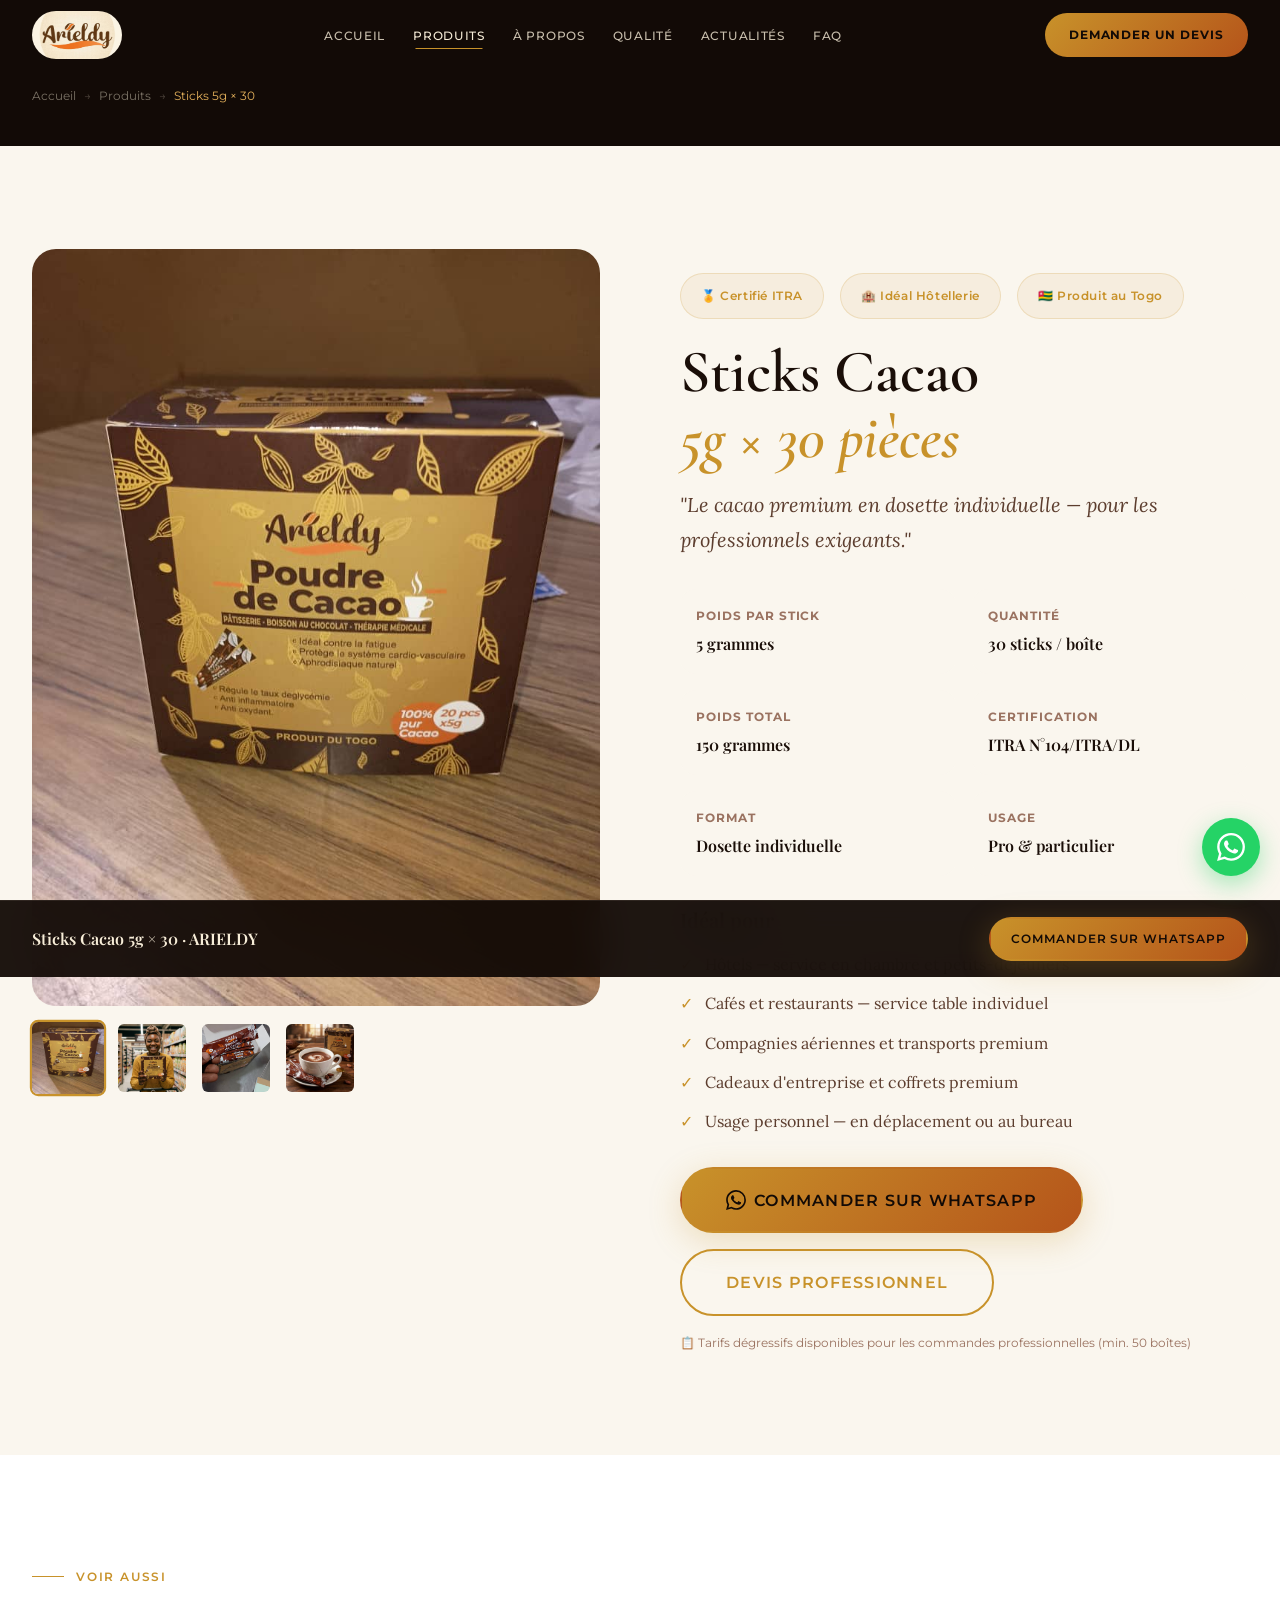
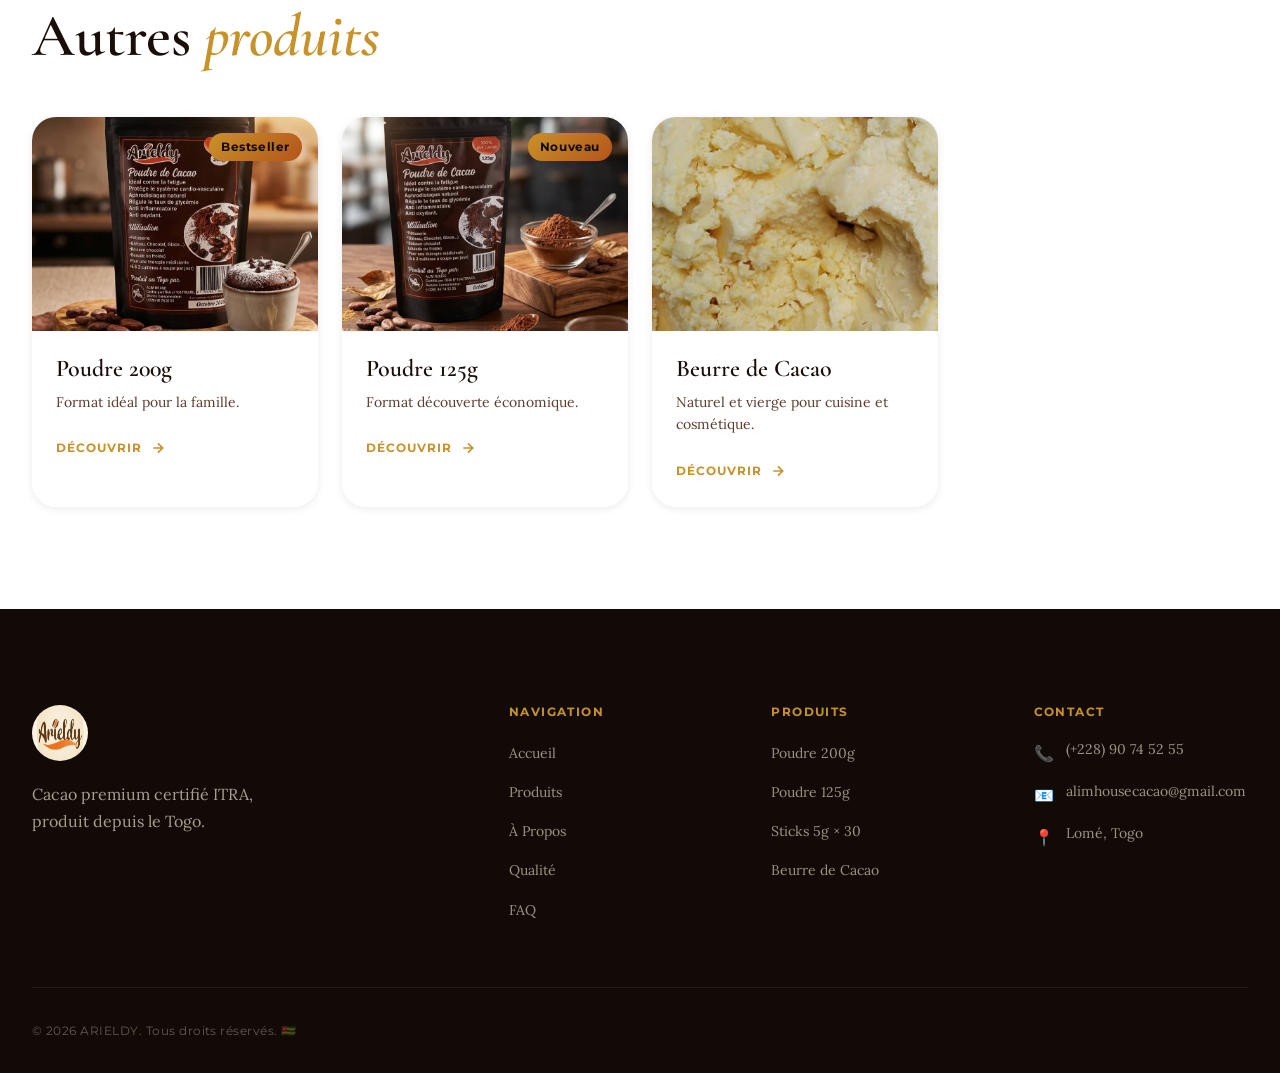
<file: produit-sticks.html>
<!DOCTYPE html>
<html lang="fr">
<head>
  <meta charset="UTF-8">
  <meta name="viewport" content="width=device-width, initial-scale=1.0">
  <title>Sticks Cacao 5g × 30 · ARIELDY – Dosettes Individuelles pour Professionnels</title>
  <meta name="description" content="Sticks de poudre de cacao Arieldy 5g × 30 pièces. Dosettes individuelles pratiques pour hôtels, cafés, restaurants et restauration collective. 100% cacao certifié ITRA Togo.">
  <link rel="preconnect" href="https://fonts.googleapis.com">
  <link rel="preconnect" href="https://fonts.gstatic.com" crossorigin>
  <link rel="stylesheet" href="css/main.css">
</head>
<body>
  <a href="#main-content" class="skip-link">Aller au contenu principal</a>
  <div class="page-curtain" aria-hidden="true"></div>
  <a href="https://wa.me/22890745255" class="whatsapp-float" target="_blank" rel="noopener" aria-label="Commander sur WhatsApp"><span class="whatsapp-float__tooltip">Commander sur WhatsApp</span><svg viewBox="0 0 24 24" aria-hidden="true"><path d="M17.472 14.382c-.297-.149-1.758-.867-2.03-.967-.273-.099-.471-.148-.67.15-.197.297-.767.966-.94 1.164-.173.199-.347.223-.644.075-.297-.15-1.255-.463-2.39-1.475-.883-.788-1.48-1.761-1.653-2.059-.173-.297-.018-.458.13-.606.134-.133.298-.347.446-.52.149-.174.198-.298.298-.497.099-.198.05-.371-.025-.52-.075-.149-.669-1.612-.916-2.207-.242-.579-.487-.5-.669-.51-.173-.008-.371-.01-.57-.01-.198 0-.52.074-.792.372-.272.297-1.04 1.016-1.04 2.479 0 1.462 1.065 2.875 1.213 3.074.149.198 2.096 3.2 5.077 4.487.709.306 1.262.489 1.694.625.712.227 1.36.195 1.871.118.571-.085 1.758-.719 2.006-1.413.248-.694.248-1.289.173-1.413-.074-.124-.272-.198-.57-.347m-5.421 7.403h-.004a9.87 9.87 0 01-5.031-1.378l-.361-.214-3.741.982.998-3.648-.235-.374a9.86 9.86 0 01-1.51-5.26c.001-5.45 4.436-9.884 9.888-9.884 2.64 0 5.122 1.03 6.988 2.898a9.825 9.825 0 012.893 6.994c-.003 5.45-4.437 9.884-9.885 9.884m8.413-18.297A11.815 11.815 0 0012.05 0C5.495 0 .16 5.335.157 11.892c0 2.096.547 4.142 1.588 5.945L.057 24l6.305-1.654a11.882 11.882 0 005.683 1.448h.005c6.554 0 11.89-5.335 11.893-11.893a11.821 11.821 0 00-3.48-8.413z"/></svg></a>

  <div class="sticky-product-cta" aria-label="Commander ce produit">
    <span class="sticky-product-cta__text">Sticks Cacao 5g × 30 · ARIELDY</span>
    <a href="https://wa.me/22890745255?text=Bonjour%20ARIELDY,%20je%20souhaite%20commander%20les%20Sticks%20de%20Cacao%205g%20x%2020." class="btn btn--primary btn--sm" target="_blank" rel="noopener">Commander sur WhatsApp</a>
  </div>

  <nav class="nav" aria-label="Navigation principale">
    <div class="nav__inner">
      <a href="index.html" class="nav__logo"><img src="images/LOGO.jpeg" alt="Logo Arieldy" width="48" height="48"></a>
      <ul class="nav__links" role="list">
        <li><a href="index.html" class="nav__link">Accueil</a></li>
        <li><a href="produits.html" class="nav__link active">Produits</a></li>
        <li><a href="a-propos.html" class="nav__link">À Propos</a></li>
        <li><a href="qualite.html" class="nav__link">Qualité</a></li>
        <li><a href="blog.html" class="nav__link">Actualités</a></li>
        <li><a href="faq.html" class="nav__link">FAQ</a></li>
      </ul>
      <a href="contact.html" class="nav__cta">Demander un devis</a>
      <button class="nav__hamburger" aria-expanded="false" aria-controls="mobile-menu" aria-label="Ouvrir le menu"><span></span><span></span><span></span></button>
    </div>
  </nav>
  <div class="nav__mobile" id="mobile-menu" role="dialog" aria-label="Menu" aria-modal="true">
    <div class="nav__mobile-logo" aria-hidden="true"><img src="images/LOGO.jpeg" alt="" width="48" height="48"></div>
    <button class="nav__mobile-close" aria-label="Fermer">✕</button>
    <ul class="nav__mobile-links" role="list"><li><a href="index.html" class="nav__mobile-link">Accueil</a></li><li><a href="produits.html" class="nav__mobile-link">Produits</a></li><li><a href="a-propos.html" class="nav__mobile-link">À Propos</a></li><li><a href="qualite.html" class="nav__mobile-link">Qualité</a></li><li><a href="faq.html" class="nav__mobile-link">FAQ</a></li></ul>
    <div class="nav__mobile-cta"><a href="contact.html" class="btn btn--primary btn--lg">Demander un devis</a></div>
    <p class="nav__mobile-footer">+228 90 74 52 55</p>
  </div>

  <main id="main-content">
    <div style="background:var(--c-obsidian);padding-top:calc(var(--nav-h) + var(--sp-4));padding-bottom:var(--sp-4);">
      <div class="container">
        <nav aria-label="Fil d'Ariane"><ol class="breadcrumb" role="list"><li><a href="index.html" class="breadcrumb__link">Accueil</a></li><li aria-hidden="true"><span class="breadcrumb__sep">→</span></li><li><a href="produits.html" class="breadcrumb__link">Produits</a></li><li aria-hidden="true"><span class="breadcrumb__sep">→</span></li><li><span class="breadcrumb__current">Sticks 5g × 30</span></li></ol></nav>
      </div>
    </div>

    <section style="background:var(--c-linen);padding-block:var(--section-py);" aria-labelledby="sticks-title">
      <div class="container">
        <div class="product-detail-grid">
          <div data-reveal="fade-left">
            <div class="product-detail__img-wrap">
              <img src="images/STICK (4).jpeg" alt="Boîte de sticks de poudre de cacao Arieldy 5g × 30 pièces – packaging premium or et marron" class="product-detail__img" id="main-product-img" loading="eager" width="600" height="800">
            </div>
            <div class="product-thumbs">
              <img src="images/STICK (4).jpeg" alt="Vue face de la boîte de sticks" class="product-thumb active" loading="lazy" width="72" height="72">
              <img src="images/STICK (2).jpeg" alt="Sticks en situation" class="product-thumb" loading="lazy" width="72" height="72">
              <img src="images/STICK (1).jpeg" alt="Détail packaging" class="product-thumb" loading="lazy" width="72" height="72">
              <img src="images/STICK (9).jpeg" alt="Tasse de cacao chaud et sticks Arieldy" class="product-thumb" loading="lazy" width="72" height="72">
            </div>
          </div>

          <div data-reveal="fade-right" data-delay="200">
            <div class="trust-badges" style="margin-bottom:var(--sp-5);">
              <span class="trust-badge">🏅 Certifié ITRA</span>
              <span class="trust-badge">🏨 Idéal Hôtellerie</span>
              <span class="trust-badge">🇹🇬 Produit au Togo</span>
            </div>

            <h1 class="product-detail__name" id="sticks-title">Sticks Cacao<br><em style="color:var(--c-gold);font-style:italic;">5g × 30 pièces</em></h1>
            <p class="product-detail__tagline">"Le cacao premium en dosette individuelle — pour les professionnels exigeants."</p>

            <div class="product-detail__specs">
              <div class="spec-item"><p class="spec-item__label">Poids par stick</p><p class="spec-item__value">5 grammes</p></div>
              <div class="spec-item"><p class="spec-item__label">Quantité</p><p class="spec-item__value">30 sticks / boîte</p></div>
              <div class="spec-item"><p class="spec-item__label">Poids total</p><p class="spec-item__value">150 grammes</p></div>
              <div class="spec-item"><p class="spec-item__label">Certification</p><p class="spec-item__value">ITRA N°104/ITRA/DL</p></div>
              <div class="spec-item"><p class="spec-item__label">Format</p><p class="spec-item__value">Dosette individuelle</p></div>
              <div class="spec-item"><p class="spec-item__label">Usage</p><p class="spec-item__value">Pro &amp; particulier</p></div>
            </div>

            <h2 style="font-family:var(--font-heading);font-size:var(--fs-lg);color:var(--c-text-primary);margin-bottom:var(--sp-5);">Idéal pour</h2>
            <ul style="list-style:none;display:flex;flex-direction:column;gap:var(--sp-3);margin-bottom:var(--sp-8);">
              <li style="display:flex;gap:var(--sp-3);font-family:var(--font-body);font-size:var(--fs-base);color:var(--c-text-secondary);">
                <span style="color:var(--c-gold);">✓</span> Hôtels — service en chambre et petits-déjeuners
              </li>
              <li style="display:flex;gap:var(--sp-3);font-family:var(--font-body);font-size:var(--fs-base);color:var(--c-text-secondary);">
                <span style="color:var(--c-gold);">✓</span> Cafés et restaurants — service table individuel
              </li>
              <li style="display:flex;gap:var(--sp-3);font-family:var(--font-body);font-size:var(--fs-base);color:var(--c-text-secondary);">
                <span style="color:var(--c-gold);">✓</span> Compagnies aériennes et transports premium
              </li>
              <li style="display:flex;gap:var(--sp-3);font-family:var(--font-body);font-size:var(--fs-base);color:var(--c-text-secondary);">
                <span style="color:var(--c-gold);">✓</span> Cadeaux d'entreprise et coffrets premium
              </li>
              <li style="display:flex;gap:var(--sp-3);font-family:var(--font-body);font-size:var(--fs-base);color:var(--c-text-secondary);">
                <span style="color:var(--c-gold);">✓</span> Usage personnel — en déplacement ou au bureau
              </li>
            </ul>

            <div style="display:flex;gap:var(--sp-4);flex-wrap:wrap;">
              <a href="https://wa.me/22890745255?text=Bonjour%20ARIELDY,%20je%20souhaite%20commander%20les%20Sticks%20Cacao%205g%20x%2020." class="btn btn--primary btn--lg" target="_blank" rel="noopener">
                <svg style="width:20px;height:20px;fill:currentColor;flex-shrink:0;" viewBox="0 0 24 24" aria-hidden="true"><path d="M17.472 14.382c-.297-.149-1.758-.867-2.03-.967-.273-.099-.471-.148-.67.15-.197.297-.767.966-.94 1.164-.173.199-.347.223-.644.075-.297-.15-1.255-.463-2.39-1.475-.883-.788-1.48-1.761-1.653-2.059-.173-.297-.018-.458.13-.606.134-.133.298-.347.446-.52.149-.174.198-.298.298-.497.099-.198.05-.371-.025-.52-.075-.149-.669-1.612-.916-2.207-.242-.579-.487-.5-.669-.51-.173-.008-.371-.01-.57-.01-.198 0-.52.074-.792.372-.272.297-1.04 1.016-1.04 2.479 0 1.462 1.065 2.875 1.213 3.074.149.198 2.096 3.2 5.077 4.487.709.306 1.262.489 1.694.625.712.227 1.36.195 1.871.118.571-.085 1.758-.719 2.006-1.413.248-.694.248-1.289.173-1.413-.074-.124-.272-.198-.57-.347m-5.421 7.403h-.004a9.87 9.87 0 01-5.031-1.378l-.361-.214-3.741.982.998-3.648-.235-.374a9.86 9.86 0 01-1.51-5.26c.001-5.45 4.436-9.884 9.888-9.884 2.64 0 5.122 1.03 6.988 2.898a9.825 9.825 0 012.893 6.994c-.003 5.45-4.437 9.884-9.885 9.884m8.413-18.297A11.815 11.815 0 0012.05 0C5.495 0 .16 5.335.157 11.892c0 2.096.547 4.142 1.588 5.945L.057 24l6.305-1.654a11.882 11.882 0 005.683 1.448h.005c6.554 0 11.89-5.335 11.893-11.893a11.821 11.821 0 00-3.48-8.413z"/></svg>
                Commander sur WhatsApp
              </a>
              <a href="contact.html" class="btn btn--ghost btn--lg">Devis professionnel</a>
            </div>
            <p style="font-family:var(--font-ui);font-size:var(--fs-xs);color:var(--c-text-muted);margin-top:var(--sp-4);">📋 Tarifs dégressifs disponibles pour les commandes professionnelles (min. 50 boîtes)</p>
          </div>
        </div>
      </div>
    </section>

    <!-- Related -->
    <section style="background:var(--c-white);padding-block:var(--section-py);" aria-labelledby="rel-sticks-title">
      <div class="container">
        <p class="section-label">Voir aussi</p>
        <h2 class="section-title" id="rel-sticks-title" data-reveal>Autres <em>produits</em></h2>
        <div class="products-grid">
          <article class="product-card" data-reveal data-delay="100">
            <div class="product-card__img-wrap">
              <img src="images/200G_IMAGE.jpeg" alt="Sachet poudre de cacao Arieldy 200g" class="product-card__img" loading="lazy" width="400" height="300">
              <div class="product-card__overlay"><a href="produit-200g.html" class="btn btn--primary btn--sm">Voir le produit</a></div>
              <span class="product-card__badge">Bestseller</span>
            </div>
            <div class="product-card__body"><h3 class="product-card__name">Poudre 200g</h3><p class="product-card__desc">Format idéal pour la famille.</p><a href="produit-200g.html" class="product-card__link">Découvrir <svg class="product-card__link-arrow" viewBox="0 0 24 24" fill="none" stroke="currentColor" stroke-width="2.5" aria-hidden="true"><path d="M5 12h14M12 5l7 7-7 7"/></svg></a></div>
          </article>
          <article class="product-card" data-reveal data-delay="200">
            <div class="product-card__img-wrap">
              <img src="images/125G_IMAGE.jpeg" alt="Sachet poudre de cacao Arieldy 125g" class="product-card__img" loading="lazy" width="400" height="300">
              <div class="product-card__overlay"><a href="produit-125g.html" class="btn btn--primary btn--sm">Voir le produit</a></div>
              <span class="product-card__badge">Nouveau</span>
            </div>
            <div class="product-card__body"><h3 class="product-card__name">Poudre 125g</h3><p class="product-card__desc">Format découverte économique.</p><a href="produit-125g.html" class="product-card__link">Découvrir <svg class="product-card__link-arrow" viewBox="0 0 24 24" fill="none" stroke="currentColor" stroke-width="2.5" aria-hidden="true"><path d="M5 12h14M12 5l7 7-7 7"/></svg></a></div>
          </article>
          <article class="product-card" data-reveal data-delay="300">
            <div class="product-card__img-wrap">
              <img src="images/beurre de cacao (2).jpeg" alt="Beurre de cacao naturel Arieldy" class="product-card__img" loading="lazy" width="400" height="300">
              <div class="product-card__overlay"><a href="produit-beurre.html" class="btn btn--primary btn--sm">Voir le produit</a></div>
            </div>
            <div class="product-card__body"><h3 class="product-card__name">Beurre de Cacao</h3><p class="product-card__desc">Naturel et vierge pour cuisine et cosmétique.</p><a href="produit-beurre.html" class="product-card__link">Découvrir <svg class="product-card__link-arrow" viewBox="0 0 24 24" fill="none" stroke="currentColor" stroke-width="2.5" aria-hidden="true"><path d="M5 12h14M12 5l7 7-7 7"/></svg></a></div>
          </article>
        </div>
      </div>
    </section>
  </main>

  <footer class="footer" aria-label="Pied de page">
    <div class="container">
      <div class="footer__grid">
        <div><img src="images/LOGO.jpeg" alt="Logo Arieldy" class="footer__brand-logo" width="56" height="56"><p class="footer__tagline">Cacao premium certifié ITRA, produit depuis le Togo.</p></div>
        <div><h3 class="footer__col-title">Navigation</h3><ul class="footer__links" role="list"><li><a href="index.html" class="footer__link">Accueil</a></li><li><a href="produits.html" class="footer__link">Produits</a></li><li><a href="a-propos.html" class="footer__link">À Propos</a></li><li><a href="qualite.html" class="footer__link">Qualité</a></li><li><a href="faq.html" class="footer__link">FAQ</a></li></ul></div>
        <div><h3 class="footer__col-title">Produits</h3><ul class="footer__links" role="list"><li><a href="produit-200g.html" class="footer__link">Poudre 200g</a></li><li><a href="produit-125g.html" class="footer__link">Poudre 125g</a></li><li><a href="produit-sticks.html" class="footer__link">Sticks 5g × 30</a></li><li><a href="produit-beurre.html" class="footer__link">Beurre de Cacao</a></li></ul></div>
        <div><h3 class="footer__col-title">Contact</h3><address style="font-style:normal;"><div class="footer__contact-item"><span class="footer__contact-icon" aria-hidden="true">📞</span><a href="tel:+22890745255" class="footer__link">(+228) 90 74 52 55</a></div><div class="footer__contact-item"><span class="footer__contact-icon" aria-hidden="true">📧</span><a href="mailto:alimhousecacao@gmail.com" class="footer__link">alimhousecacao@gmail.com</a></div><div class="footer__contact-item"><span class="footer__contact-icon" aria-hidden="true">📍</span><span>Lomé, Togo</span></div></address></div>
      </div>
      <div class="footer__bottom"><p class="footer__copyright">© 2026 ARIELDY. Tous droits réservés. 🇹🇬</p></div>
    </div>
  </footer>

  <script src="js/main.js" defer></script>
</body>
</html>
</file>
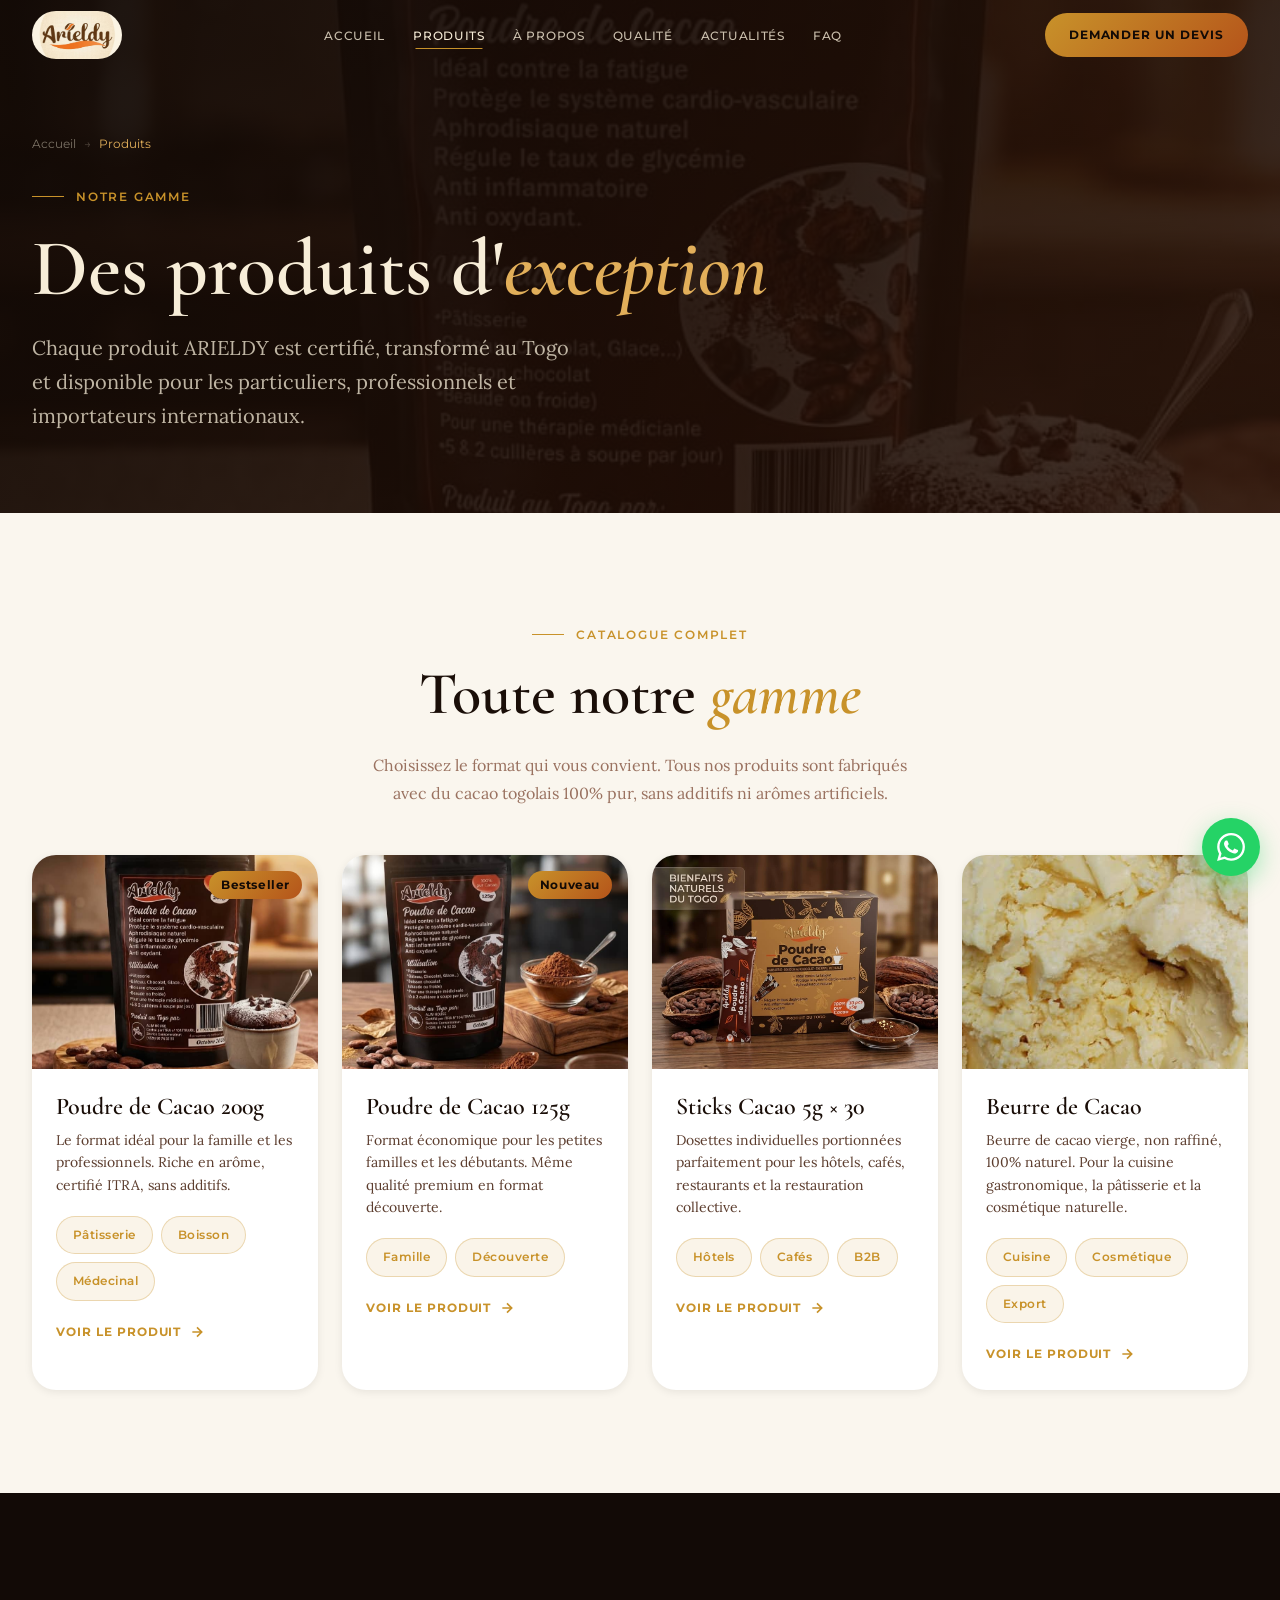
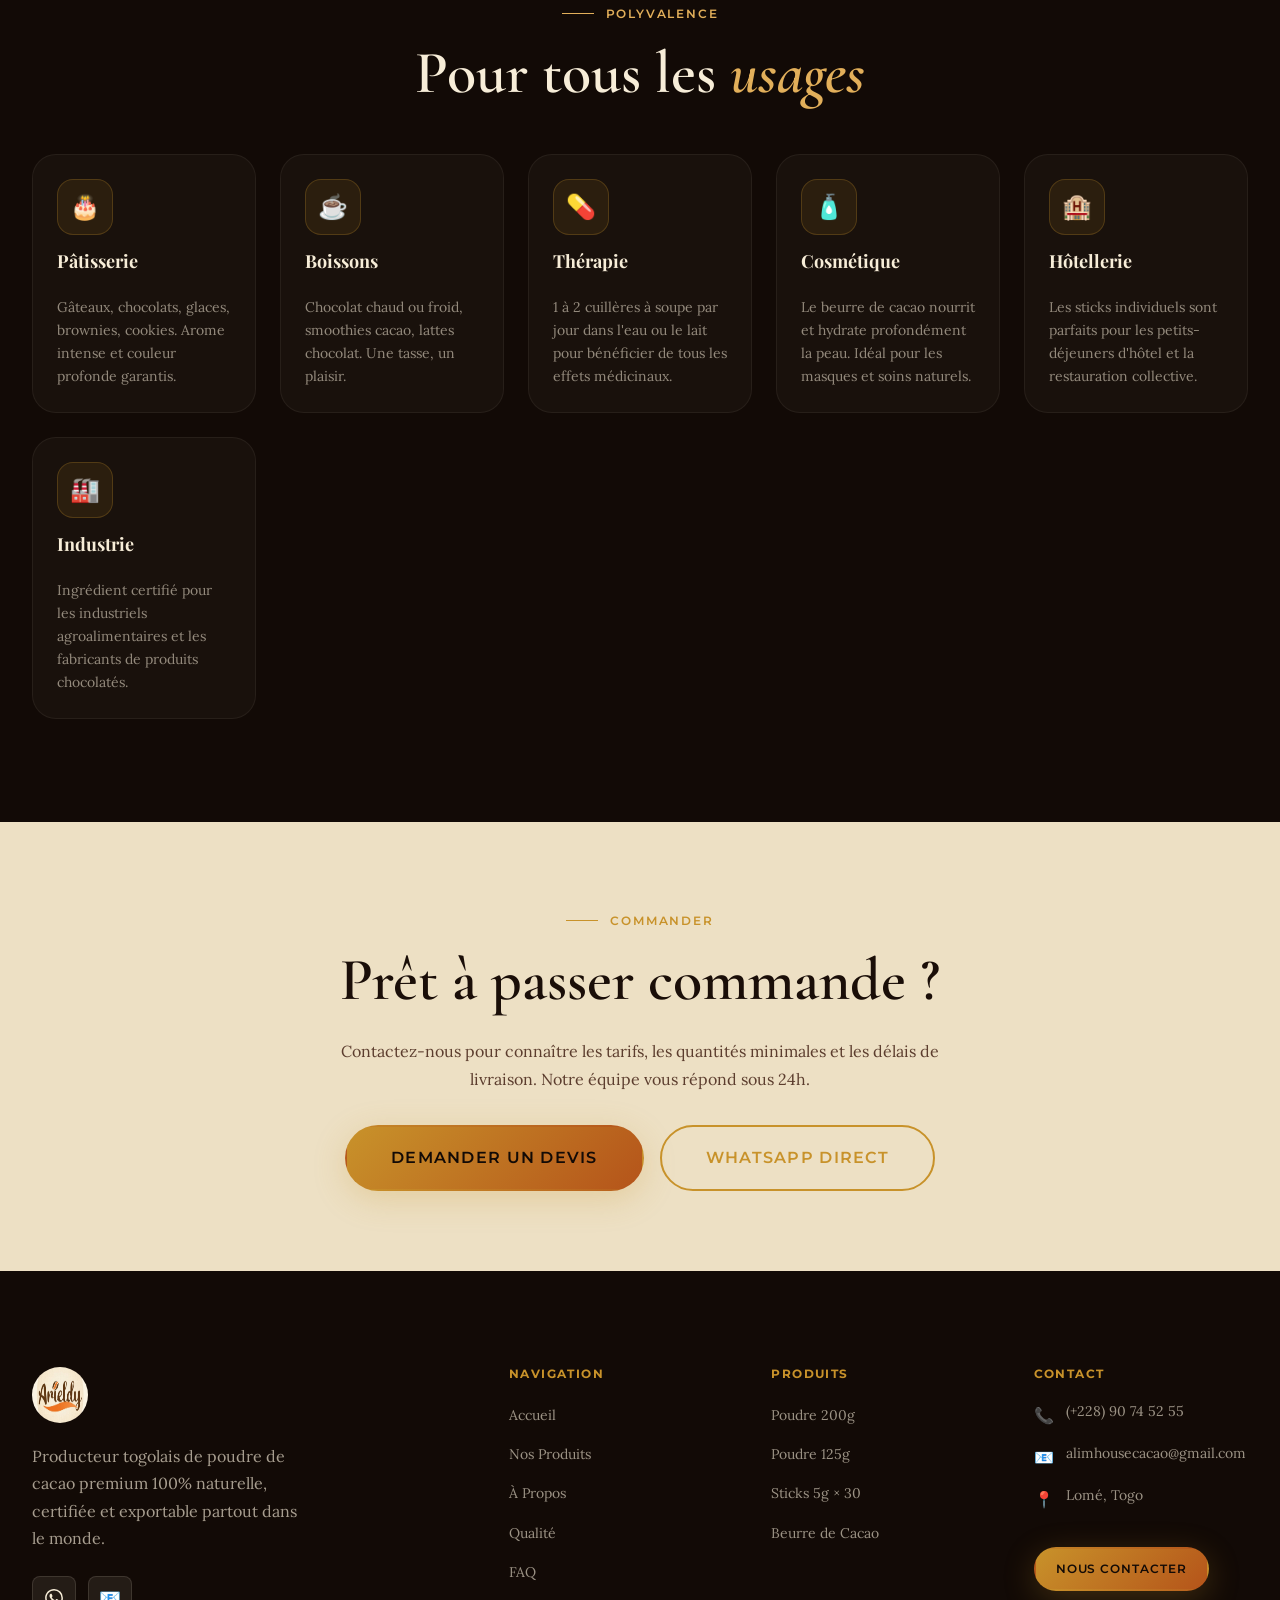
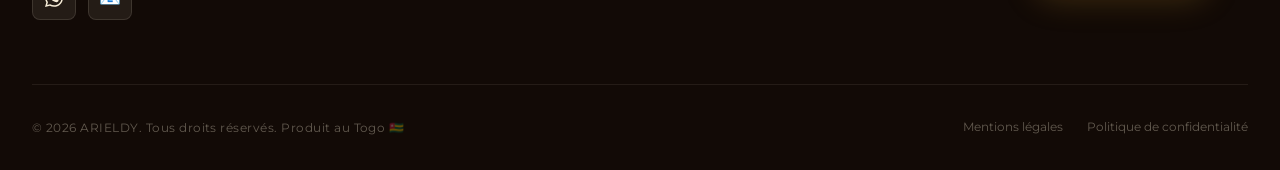
<file: produits.html>
<!DOCTYPE html>
<html lang="fr">
<head>
  <meta charset="UTF-8">
  <meta name="viewport" content="width=device-width, initial-scale=1.0">
  <title>Nos Produits · ARIELDY – Poudre de Cacao Premium du Togo</title>
  <meta name="description" content="Découvrez toute la gamme ARIELDY : poudre de cacao 200g, 125g, sticks individuels 5g et beurre de cacao naturel. 100% pur cacao certifié ITRA du Togo.">
  <link rel="preconnect" href="https://fonts.googleapis.com">
  <link rel="preconnect" href="https://fonts.gstatic.com" crossorigin>
  <link rel="stylesheet" href="css/main.css">
</head>
<body>
  <a href="#main-content" class="skip-link">Aller au contenu principal</a>
  <div class="page-curtain" aria-hidden="true"></div>

  <a href="https://wa.me/22890745255" class="whatsapp-float" target="_blank" rel="noopener" aria-label="Contacter ARIELDY sur WhatsApp">
    <span class="whatsapp-float__tooltip">Écrire sur WhatsApp</span>
    <svg viewBox="0 0 24 24" aria-hidden="true"><path d="M17.472 14.382c-.297-.149-1.758-.867-2.03-.967-.273-.099-.471-.148-.67.15-.197.297-.767.966-.94 1.164-.173.199-.347.223-.644.075-.297-.15-1.255-.463-2.39-1.475-.883-.788-1.48-1.761-1.653-2.059-.173-.297-.018-.458.13-.606.134-.133.298-.347.446-.52.149-.174.198-.298.298-.497.099-.198.05-.371-.025-.52-.075-.149-.669-1.612-.916-2.207-.242-.579-.487-.5-.669-.51-.173-.008-.371-.01-.57-.01-.198 0-.52.074-.792.372-.272.297-1.04 1.016-1.04 2.479 0 1.462 1.065 2.875 1.213 3.074.149.198 2.096 3.2 5.077 4.487.709.306 1.262.489 1.694.625.712.227 1.36.195 1.871.118.571-.085 1.758-.719 2.006-1.413.248-.694.248-1.289.173-1.413-.074-.124-.272-.198-.57-.347m-5.421 7.403h-.004a9.87 9.87 0 01-5.031-1.378l-.361-.214-3.741.982.998-3.648-.235-.374a9.86 9.86 0 01-1.51-5.26c.001-5.45 4.436-9.884 9.888-9.884 2.64 0 5.122 1.03 6.988 2.898a9.825 9.825 0 012.893 6.994c-.003 5.45-4.437 9.884-9.885 9.884m8.413-18.297A11.815 11.815 0 0012.05 0C5.495 0 .16 5.335.157 11.892c0 2.096.547 4.142 1.588 5.945L.057 24l6.305-1.654a11.882 11.882 0 005.683 1.448h.005c6.554 0 11.89-5.335 11.893-11.893a11.821 11.821 0 00-3.48-8.413z"/></svg>
  </a>

  <nav class="nav" aria-label="Navigation principale">
    <div class="nav__inner">
      <a href="index.html" class="nav__logo" aria-label="ARIELDY Accueil">
        <img src="images/LOGO.jpeg" alt="Logo Arieldy" width="48" height="48">
      </a>
      <ul class="nav__links" role="list">
        <li><a href="index.html" class="nav__link">Accueil</a></li>
        <li><a href="produits.html" class="nav__link active">Produits</a></li>
        <li><a href="a-propos.html" class="nav__link">À Propos</a></li>
        <li><a href="qualite.html" class="nav__link">Qualité</a></li>
        <li><a href="blog.html" class="nav__link">Actualités</a></li>
        <li><a href="faq.html" class="nav__link">FAQ</a></li>
      </ul>
      <a href="contact.html" class="nav__cta">Demander un devis</a>
      <button class="nav__hamburger" aria-expanded="false" aria-controls="mobile-menu" aria-label="Ouvrir le menu">
        <span></span><span></span><span></span>
      </button>
    </div>
  </nav>

  <div class="nav__mobile" id="mobile-menu" role="dialog" aria-label="Menu principal" aria-modal="true">
    <div class="nav__mobile-logo" aria-hidden="true"><img src="images/LOGO.jpeg" alt="" width="48" height="48"></div>
    <button class="nav__mobile-close" aria-label="Fermer le menu">✕</button>
    <ul class="nav__mobile-links" role="list">
      <li><a href="index.html" class="nav__mobile-link">Accueil</a></li>
      <li><a href="produits.html" class="nav__mobile-link">Produits</a></li>
      <li><a href="a-propos.html" class="nav__mobile-link">À Propos</a></li>
      <li><a href="qualite.html" class="nav__mobile-link">Qualité</a></li>
      <li><a href="blog.html" class="nav__mobile-link">Actualités</a></li>
      <li><a href="faq.html" class="nav__mobile-link">FAQ</a></li>
    </ul>
    <div class="nav__mobile-cta"><a href="contact.html" class="btn btn--primary btn--lg">Demander un devis</a></div>
    <p class="nav__mobile-footer">+228 90 74 52 55 · alimhousecacao@gmail.com</p>
  </div>

  <main id="main-content">

    <!-- Page Hero -->
    <header class="page-hero" aria-labelledby="products-h1">
      <img src="images/200G_IMAGE.jpeg" alt="Sachets de poudre de cacao Arieldy 200g disposés en rangées" class="page-hero__bg" loading="eager">
      <div class="page-hero__overlay" aria-hidden="true"></div>
      <div class="container page-hero__content">
        <nav aria-label="Fil d'Ariane">
          <ol class="breadcrumb" role="list">
            <li><a href="index.html" class="breadcrumb__link">Accueil</a></li>
            <li aria-hidden="true"><span class="breadcrumb__sep">→</span></li>
            <li><span class="breadcrumb__current">Produits</span></li>
          </ol>
        </nav>
        <p class="page-hero__label">Notre Gamme</p>
        <h1 class="page-hero__title" id="products-h1">Des produits d'<em>exception</em></h1>
        <p class="page-hero__subtitle">Chaque produit ARIELDY est certifié, transformé au Togo et disponible pour les particuliers, professionnels et importateurs internationaux.</p>
      </div>
    </header>

    <!-- Products Grid -->
    <section style="background:var(--c-linen); padding-block:var(--section-py);" aria-labelledby="catalog-title">
      <div class="container">
        <div class="text-center" style="margin-bottom:var(--sp-12);">
          <p class="section-label" style="justify-content:center;">Catalogue Complet</p>
          <h2 class="section-title" id="catalog-title" data-reveal>Toute notre <em>gamme</em></h2>
          <p class="text-muted" style="max-width:560px;margin-inline:auto;" data-reveal data-delay="100">
            Choisissez le format qui vous convient. Tous nos produits sont fabriqués avec du cacao togolais 100% pur, sans additifs ni arômes artificiels.
          </p>
        </div>

        <div class="products-grid" style="grid-template-columns:repeat(auto-fill,minmax(280px,1fr));">

          <!-- 200g -->
          <article class="product-card" data-reveal data-delay="100">
            <div class="product-card__img-wrap">
              <img src="images/200G_IMAGE.jpeg" alt="Sachet de poudre de cacao Arieldy 200g – 100% pur cacao certifié" class="product-card__img" loading="lazy" width="400" height="300">
              <div class="product-card__overlay">
                <a href="produit-200g.html" class="btn btn--primary btn--sm">Voir le produit</a>
              </div>
              <span class="product-card__badge">Bestseller</span>
            </div>
            <div class="product-card__body">
              <h3 class="product-card__name">Poudre de Cacao 200g</h3>
              <p class="product-card__desc">Le format idéal pour la famille et les professionnels. Riche en arôme, certifié ITRA, sans additifs.</p>
              <div style="display:flex;gap:var(--sp-2);flex-wrap:wrap;margin-bottom:var(--sp-4);">
                <span class="benefit-pill">Pâtisserie</span>
                <span class="benefit-pill">Boisson</span>
                <span class="benefit-pill">Médecinal</span>
              </div>
              <a href="produit-200g.html" class="product-card__link">Voir le produit <svg class="product-card__link-arrow" viewBox="0 0 24 24" fill="none" stroke="currentColor" stroke-width="2.5" aria-hidden="true"><path d="M5 12h14M12 5l7 7-7 7"/></svg></a>
            </div>
          </article>

          <!-- 150g -->
          <article class="product-card" data-reveal data-delay="200">
            <div class="product-card__img-wrap">
              <img src="images/125G_IMAGE.jpeg" alt="Sachet de poudre de cacao Arieldy 125g – format économique" class="product-card__img" loading="lazy" width="400" height="300">
              <div class="product-card__overlay">
                <a href="produit-125g.html" class="btn btn--primary btn--sm">Voir le produit</a>
              </div>
              <span class="product-card__badge">Nouveau</span>
            </div>
            <div class="product-card__body">
              <h3 class="product-card__name">Poudre de Cacao 125g</h3>
              <p class="product-card__desc">Format économique pour les petites familles et les débutants. Même qualité premium en format découverte.</p>
              <div style="display:flex;gap:var(--sp-2);flex-wrap:wrap;margin-bottom:var(--sp-4);">
                <span class="benefit-pill">Famille</span>
                <span class="benefit-pill">Découverte</span>
              </div>
              <a href="produit-125g.html" class="product-card__link">Voir le produit <svg class="product-card__link-arrow" viewBox="0 0 24 24" fill="none" stroke="currentColor" stroke-width="2.5" aria-hidden="true"><path d="M5 12h14M12 5l7 7-7 7"/></svg></a>
            </div>
          </article>

          <!-- Sticks -->
          <article class="product-card" data-reveal data-delay="300">
            <div class="product-card__img-wrap">
              <img src="images/STICK_PRE.jpeg" alt="Boîte de sticks individuels de poudre de cacao Arieldy 5g × 30 pièces" class="product-card__img" loading="lazy" width="400" height="300">
              <div class="product-card__overlay">
                <a href="produit-sticks.html" class="btn btn--primary btn--sm">Voir le produit</a>
              </div>
            </div>
            <div class="product-card__body">
              <h3 class="product-card__name">Sticks Cacao 5g × 30</h3>
              <p class="product-card__desc">Dosettes individuelles portionnées parfaitement pour les hôtels, cafés, restaurants et la restauration collective.</p>
              <div style="display:flex;gap:var(--sp-2);flex-wrap:wrap;margin-bottom:var(--sp-4);">
                <span class="benefit-pill">Hôtels</span>
                <span class="benefit-pill">Cafés</span>
                <span class="benefit-pill">B2B</span>
              </div>
              <a href="produit-sticks.html" class="product-card__link">Voir le produit <svg class="product-card__link-arrow" viewBox="0 0 24 24" fill="none" stroke="currentColor" stroke-width="2.5" aria-hidden="true"><path d="M5 12h14M12 5l7 7-7 7"/></svg></a>
            </div>
          </article>

          <!-- Beurre de cacao -->
          <article class="product-card" data-reveal data-delay="400">
            <div class="product-card__img-wrap">
              <img src="images/beurre de cacao (2).jpeg" alt="Beurre de cacao naturel Arieldy – texture crémeuse ivoire de qualité premium" class="product-card__img" loading="lazy" width="400" height="300">
              <div class="product-card__overlay">
                <a href="produit-beurre.html" class="btn btn--primary btn--sm">Voir le produit</a>
              </div>
            </div>
            <div class="product-card__body">
              <h3 class="product-card__name">Beurre de Cacao</h3>
              <p class="product-card__desc">Beurre de cacao vierge, non raffiné, 100% naturel. Pour la cuisine gastronomique, la pâtisserie et la cosmétique naturelle.</p>
              <div style="display:flex;gap:var(--sp-2);flex-wrap:wrap;margin-bottom:var(--sp-4);">
                <span class="benefit-pill">Cuisine</span>
                <span class="benefit-pill">Cosmétique</span>
                <span class="benefit-pill">Export</span>
              </div>
              <a href="produit-beurre.html" class="product-card__link">Voir le produit <svg class="product-card__link-arrow" viewBox="0 0 24 24" fill="none" stroke="currentColor" stroke-width="2.5" aria-hidden="true"><path d="M5 12h14M12 5l7 7-7 7"/></svg></a>
            </div>
          </article>

        </div>
      </div>
    </section>

    <!-- Usages section -->
    <section style="background:var(--c-obsidian);padding-block:var(--section-py);" aria-labelledby="usages-title">
      <div class="container">
        <div class="text-center" style="max-width:600px;margin-inline:auto;margin-bottom:var(--sp-12);">
          <p class="section-label section-label--light" style="justify-content:center;">Polyvalence</p>
          <h2 class="section-title section-title--light" id="usages-title" data-reveal>Pour tous les <em>usages</em></h2>
        </div>

        <div style="display:grid;grid-template-columns:repeat(auto-fit,minmax(200px,1fr));gap:var(--sp-6);">
          <div class="journey-step" data-reveal data-delay="100">
            <div class="journey-step__icon">🎂</div>
            <h3 class="journey-step__title">Pâtisserie</h3>
            <p class="journey-step__text">Gâteaux, chocolats, glaces, brownies, cookies. Arome intense et couleur profonde garantis.</p>
          </div>
          <div class="journey-step" data-reveal data-delay="200">
            <div class="journey-step__icon">☕</div>
            <h3 class="journey-step__title">Boissons</h3>
            <p class="journey-step__text">Chocolat chaud ou froid, smoothies cacao, lattes chocolat. Une tasse, un plaisir.</p>
          </div>
          <div class="journey-step" data-reveal data-delay="300">
            <div class="journey-step__icon">💊</div>
            <h3 class="journey-step__title">Thérapie</h3>
            <p class="journey-step__text">1 à 2 cuillères à soupe par jour dans l'eau ou le lait pour bénéficier de tous les effets médicinaux.</p>
          </div>
          <div class="journey-step" data-reveal data-delay="400">
            <div class="journey-step__icon">🧴</div>
            <h3 class="journey-step__title">Cosmétique</h3>
            <p class="journey-step__text">Le beurre de cacao nourrit et hydrate profondément la peau. Idéal pour les masques et soins naturels.</p>
          </div>
          <div class="journey-step" data-reveal data-delay="500">
            <div class="journey-step__icon">🏨</div>
            <h3 class="journey-step__title">Hôtellerie</h3>
            <p class="journey-step__text">Les sticks individuels sont parfaits pour les petits-déjeuners d'hôtel et la restauration collective.</p>
          </div>
          <div class="journey-step" data-reveal data-delay="600">
            <div class="journey-step__icon">🏭</div>
            <h3 class="journey-step__title">Industrie</h3>
            <p class="journey-step__text">Ingrédient certifié pour les industriels agroalimentaires et les fabricants de produits chocolatés.</p>
          </div>
        </div>
      </div>
    </section>

    <!-- CTA -->
    <section style="background:var(--c-parchment);padding-block:var(--sp-20);text-align:center;" aria-label="Appel à l'action commande">
      <div class="container--narrow" data-reveal>
        <p class="section-label" style="justify-content:center;">Commander</p>
        <h2 class="section-title" data-reveal data-delay="100">Prêt à passer commande ?</h2>
        <p style="font-family:var(--font-body);color:var(--c-text-secondary);margin-bottom:var(--sp-8);line-height:1.75;" data-reveal data-delay="200">
          Contactez-nous pour connaître les tarifs, les quantités minimales et les délais de livraison. Notre équipe vous répond sous 24h.
        </p>
        <div style="display:flex;gap:var(--sp-4);justify-content:center;flex-wrap:wrap;" data-reveal data-delay="300">
          <a href="contact.html" class="btn btn--primary btn--lg">Demander un devis</a>
          <a href="https://wa.me/22890745255" class="btn btn--ghost btn--lg" target="_blank" rel="noopener">WhatsApp direct</a>
        </div>
      </div>
    </section>

  </main>

  <footer class="footer" aria-label="Pied de page">
    <div class="container">
      <div class="footer__grid">
        <div>
          <img src="images/LOGO.jpeg" alt="Logo Arieldy" class="footer__brand-logo" width="56" height="56">
          <p class="footer__tagline">Producteur togolais de poudre de cacao premium 100% naturelle, certifiée et exportable partout dans le monde.</p>
          <div class="footer__social" aria-label="Contact">
            <a href="https://wa.me/22890745255" class="footer__social-link" aria-label="WhatsApp" target="_blank" rel="noopener"><svg viewBox="0 0 24 24" style="width:18px;height:18px;fill:currentColor" aria-hidden="true"><path d="M17.472 14.382c-.297-.149-1.758-.867-2.03-.967-.273-.099-.471-.148-.67.15-.197.297-.767.966-.94 1.164-.173.199-.347.223-.644.075-.297-.15-1.255-.463-2.39-1.475-.883-.788-1.48-1.761-1.653-2.059-.173-.297-.018-.458.13-.606.134-.133.298-.347.446-.52.149-.174.198-.298.298-.497.099-.198.05-.371-.025-.52-.075-.149-.669-1.612-.916-2.207-.242-.579-.487-.5-.669-.51-.173-.008-.371-.01-.57-.01-.198 0-.52.074-.792.372-.272.297-1.04 1.016-1.04 2.479 0 1.462 1.065 2.875 1.213 3.074.149.198 2.096 3.2 5.077 4.487.709.306 1.262.489 1.694.625.712.227 1.36.195 1.871.118.571-.085 1.758-.719 2.006-1.413.248-.694.248-1.289.173-1.413-.074-.124-.272-.198-.57-.347m-5.421 7.403h-.004a9.87 9.87 0 01-5.031-1.378l-.361-.214-3.741.982.998-3.648-.235-.374a9.86 9.86 0 01-1.51-5.26c.001-5.45 4.436-9.884 9.888-9.884 2.64 0 5.122 1.03 6.988 2.898a9.825 9.825 0 012.893 6.994c-.003 5.45-4.437 9.884-9.885 9.884m8.413-18.297A11.815 11.815 0 0012.05 0C5.495 0 .16 5.335.157 11.892c0 2.096.547 4.142 1.588 5.945L.057 24l6.305-1.654a11.882 11.882 0 005.683 1.448h.005c6.554 0 11.89-5.335 11.893-11.893a11.821 11.821 0 00-3.48-8.413z"/></svg></a>
            <a href="mailto:alimhousecacao@gmail.com" class="footer__social-link" aria-label="Email">📧</a>
          </div>
        </div>
        <div>
          <h3 class="footer__col-title">Navigation</h3>
          <ul class="footer__links" role="list">
            <li><a href="index.html" class="footer__link">Accueil</a></li>
            <li><a href="produits.html" class="footer__link">Nos Produits</a></li>
            <li><a href="a-propos.html" class="footer__link">À Propos</a></li>
            <li><a href="qualite.html" class="footer__link">Qualité</a></li>
            <li><a href="faq.html" class="footer__link">FAQ</a></li>
          </ul>
        </div>
        <div>
          <h3 class="footer__col-title">Produits</h3>
          <ul class="footer__links" role="list">
            <li><a href="produit-200g.html" class="footer__link">Poudre 200g</a></li>
            <li><a href="produit-125g.html" class="footer__link">Poudre 125g</a></li>
            <li><a href="produit-sticks.html" class="footer__link">Sticks 5g × 30</a></li>
            <li><a href="produit-beurre.html" class="footer__link">Beurre de Cacao</a></li>
          </ul>
        </div>
        <div>
          <h3 class="footer__col-title">Contact</h3>
          <address style="font-style:normal;">
            <div class="footer__contact-item"><span class="footer__contact-icon" aria-hidden="true">📞</span><a href="tel:+22890745255" class="footer__link">(+228) 90 74 52 55</a></div>
            <div class="footer__contact-item"><span class="footer__contact-icon" aria-hidden="true">📧</span><a href="mailto:alimhousecacao@gmail.com" class="footer__link">alimhousecacao@gmail.com</a></div>
            <div class="footer__contact-item"><span class="footer__contact-icon" aria-hidden="true">📍</span><span>Lomé, Togo</span></div>
          </address>
          <a href="contact.html" class="btn btn--primary btn--sm" style="margin-top:var(--sp-5);">Nous contacter</a>
        </div>
      </div>
      <div class="footer__bottom">
        <p class="footer__copyright">© 2026 ARIELDY. Tous droits réservés. Produit au Togo 🇹🇬</p>
        <div class="footer__legal">
          <a href="#" class="footer__legal-link">Mentions légales</a>
          <a href="#" class="footer__legal-link">Politique de confidentialité</a>
        </div>
      </div>
    </div>
  </footer>

  <script src="js/main.js" defer></script>
</body>
</html>
</file>
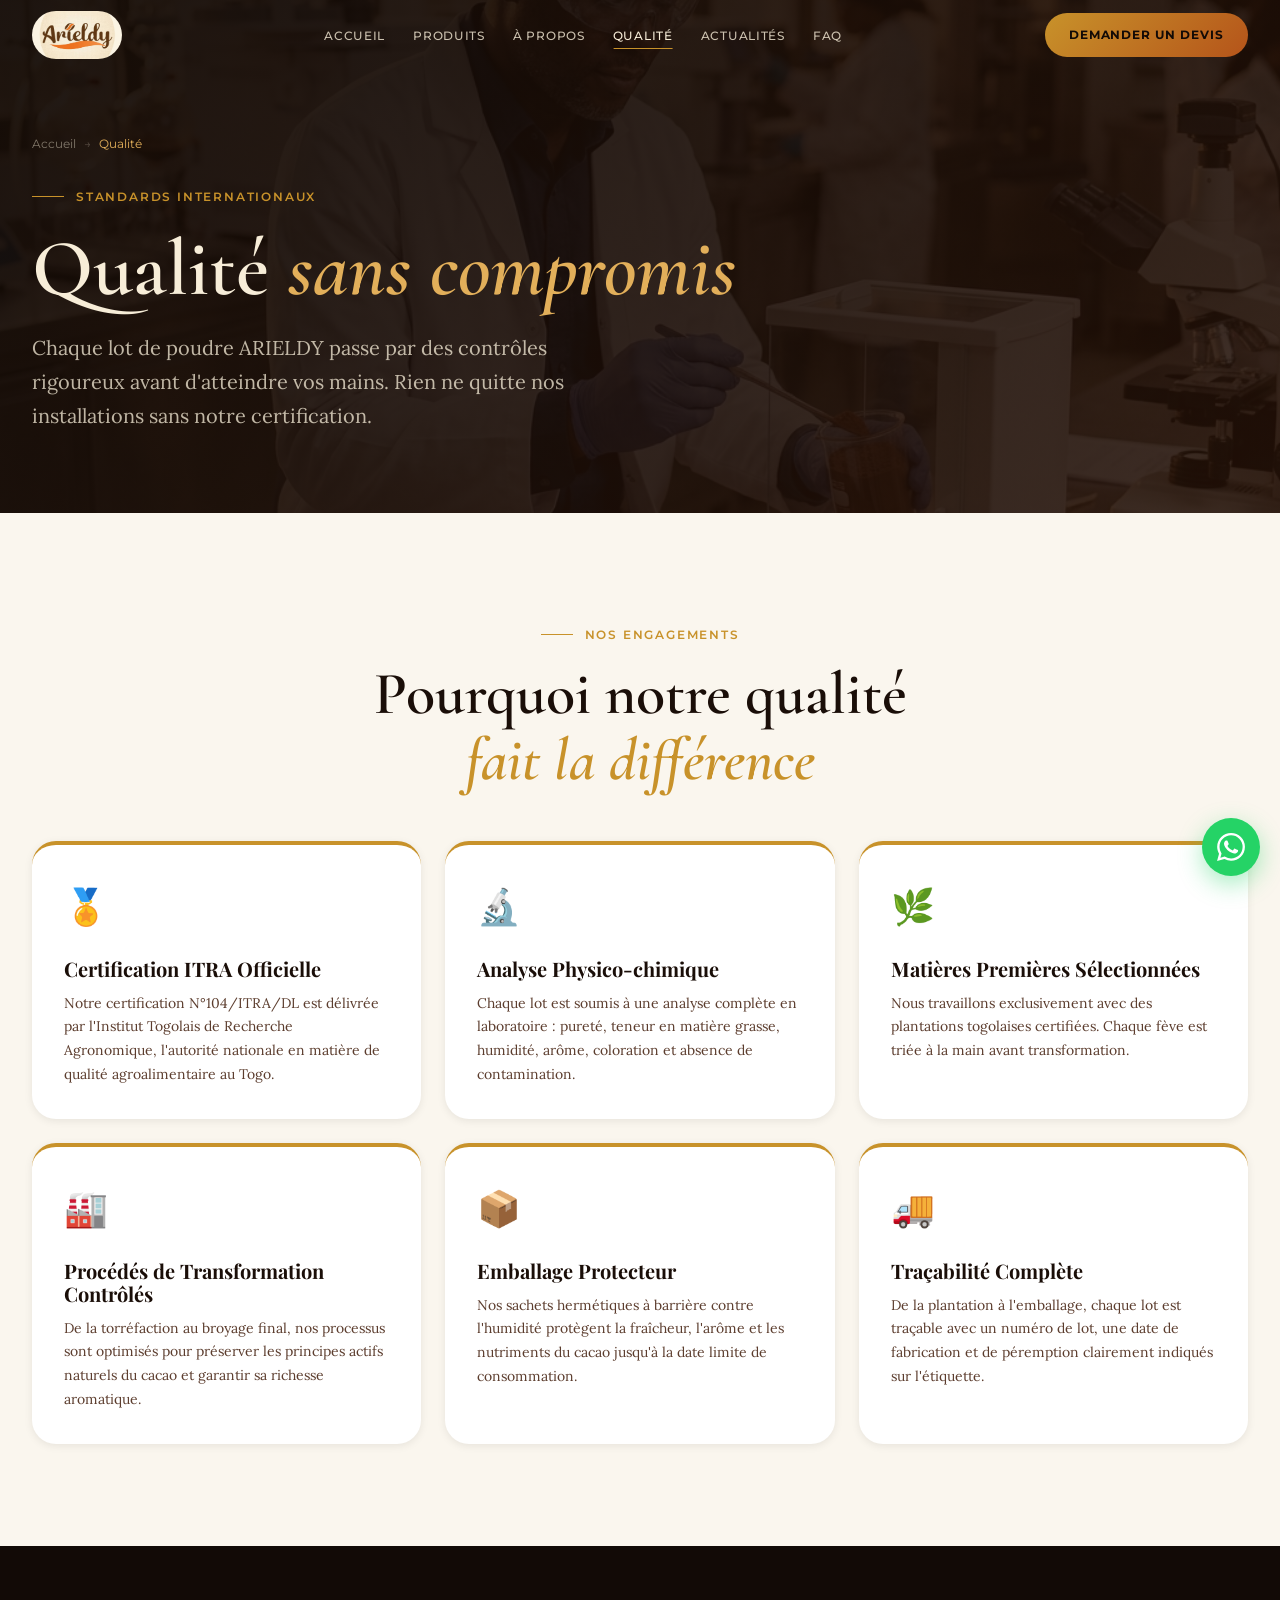
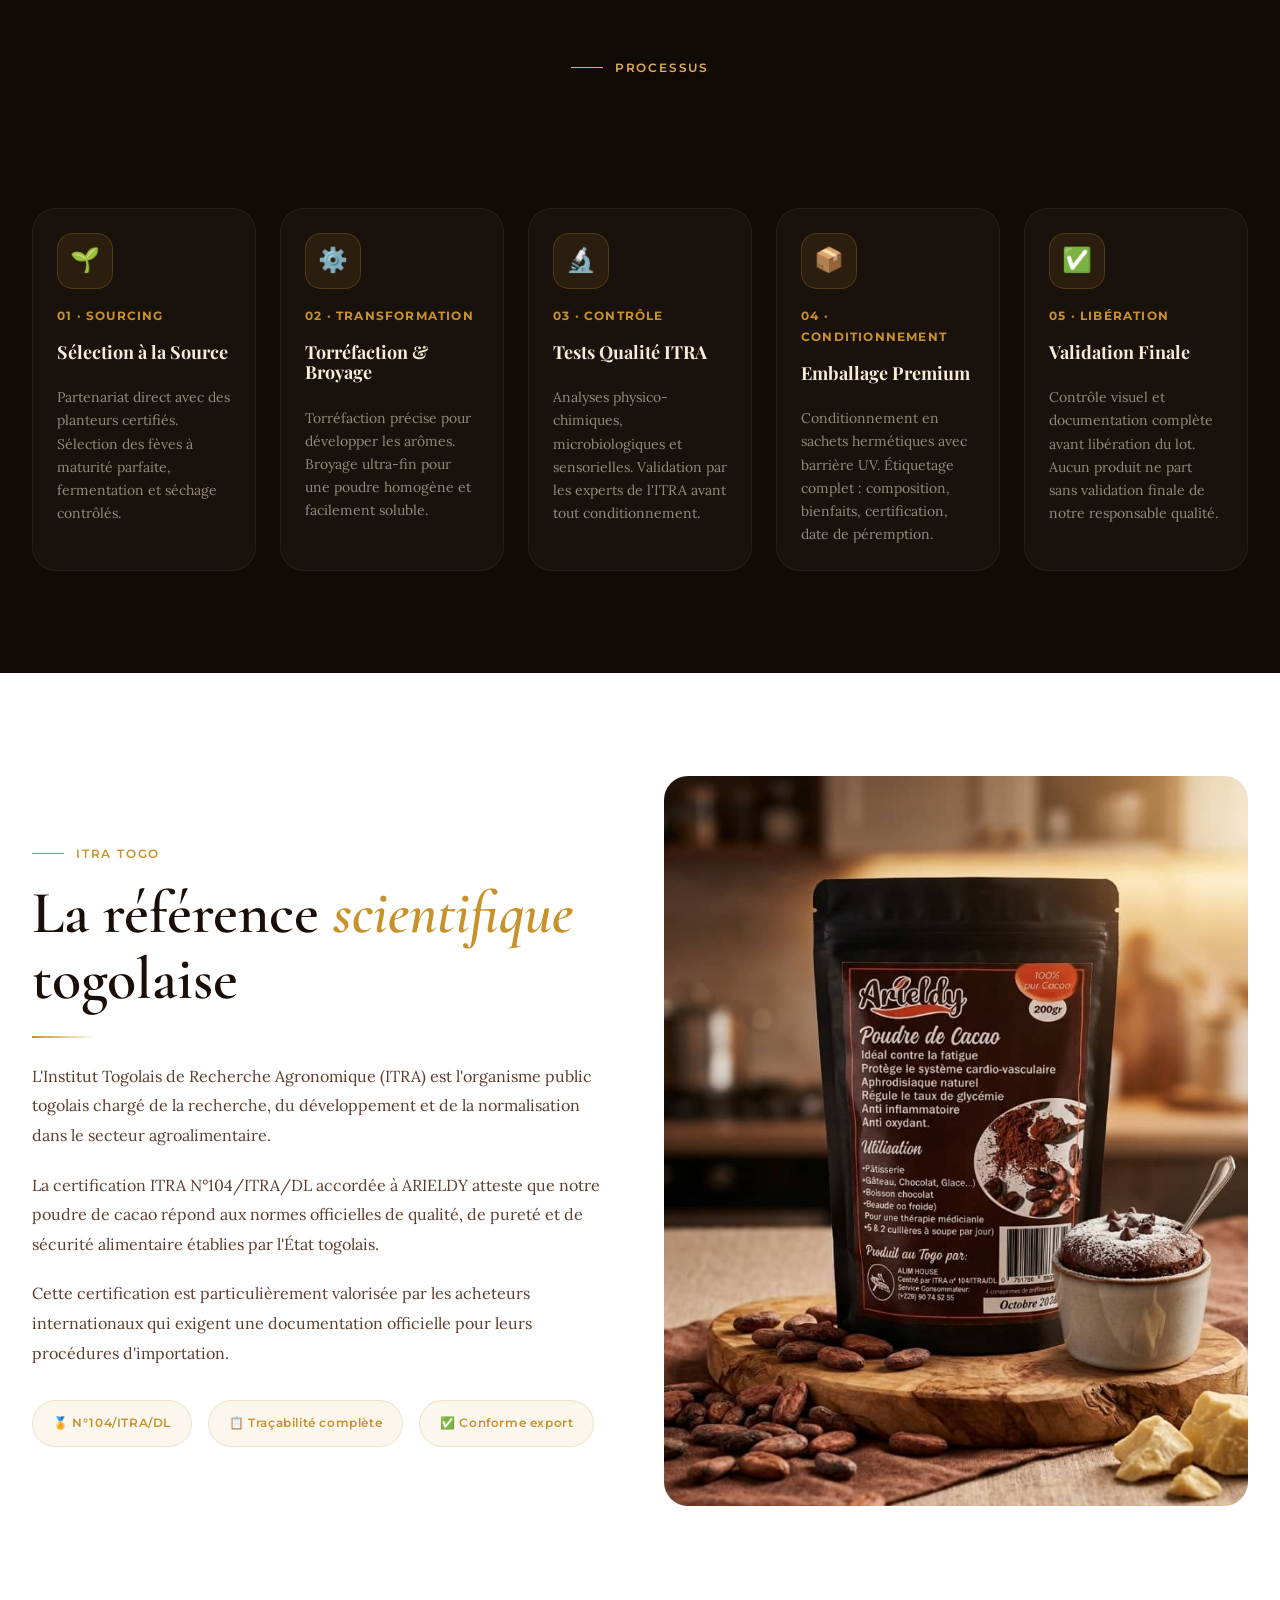
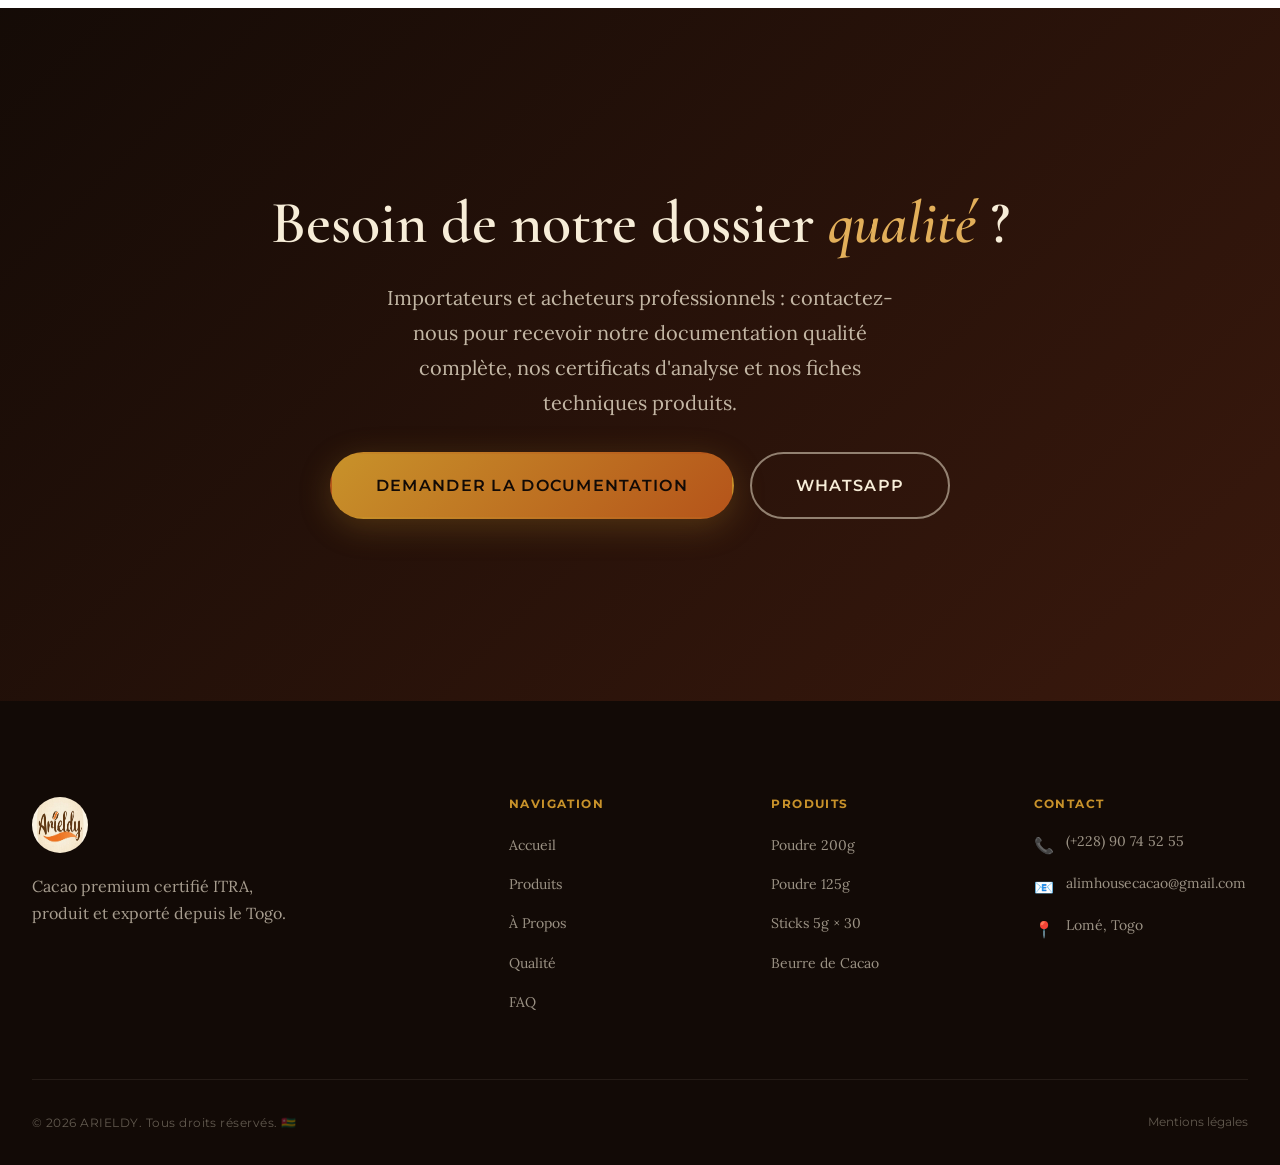
<file: qualite.html>
<!DOCTYPE html>
<html lang="fr">
<head>
  <meta charset="UTF-8">
  <meta name="viewport" content="width=device-width, initial-scale=1.0">
  <title>Qualité &amp; Certification · ARIELDY – Cacao Premium Certifié ITRA Togo</title>
  <meta name="description" content="ARIELDY garantit la qualité de sa poudre de cacao grâce à la certification ITRA, des contrôles rigoureux et des processus conformes aux normes d'exportation internationale.">
  <link rel="preconnect" href="https://fonts.googleapis.com">
  <link rel="preconnect" href="https://fonts.gstatic.com" crossorigin>
  <link rel="stylesheet" href="css/main.css">
</head>
<body>
  <a href="#main-content" class="skip-link">Aller au contenu principal</a>
  <div class="page-curtain" aria-hidden="true"></div>
  <a href="https://wa.me/22890745255" class="whatsapp-float" target="_blank" rel="noopener" aria-label="Contacter ARIELDY sur WhatsApp"><span class="whatsapp-float__tooltip">WhatsApp</span><svg viewBox="0 0 24 24" aria-hidden="true"><path d="M17.472 14.382c-.297-.149-1.758-.867-2.03-.967-.273-.099-.471-.148-.67.15-.197.297-.767.966-.94 1.164-.173.199-.347.223-.644.075-.297-.15-1.255-.463-2.39-1.475-.883-.788-1.48-1.761-1.653-2.059-.173-.297-.018-.458.13-.606.134-.133.298-.347.446-.52.149-.174.198-.298.298-.497.099-.198.05-.371-.025-.52-.075-.149-.669-1.612-.916-2.207-.242-.579-.487-.5-.669-.51-.173-.008-.371-.01-.57-.01-.198 0-.52.074-.792.372-.272.297-1.04 1.016-1.04 2.479 0 1.462 1.065 2.875 1.213 3.074.149.198 2.096 3.2 5.077 4.487.709.306 1.262.489 1.694.625.712.227 1.36.195 1.871.118.571-.085 1.758-.719 2.006-1.413.248-.694.248-1.289.173-1.413-.074-.124-.272-.198-.57-.347m-5.421 7.403h-.004a9.87 9.87 0 01-5.031-1.378l-.361-.214-3.741.982.998-3.648-.235-.374a9.86 9.86 0 01-1.51-5.26c.001-5.45 4.436-9.884 9.888-9.884 2.64 0 5.122 1.03 6.988 2.898a9.825 9.825 0 012.893 6.994c-.003 5.45-4.437 9.884-9.885 9.884m8.413-18.297A11.815 11.815 0 0012.05 0C5.495 0 .16 5.335.157 11.892c0 2.096.547 4.142 1.588 5.945L.057 24l6.305-1.654a11.882 11.882 0 005.683 1.448h.005c6.554 0 11.89-5.335 11.893-11.893a11.821 11.821 0 00-3.48-8.413z"/></svg></a>

  <nav class="nav" aria-label="Navigation principale">
    <div class="nav__inner">
      <a href="index.html" class="nav__logo"><img src="images/LOGO.jpeg" alt="Logo Arieldy" width="48" height="48"></a>
      <ul class="nav__links" role="list">
        <li><a href="index.html" class="nav__link">Accueil</a></li>
        <li><a href="produits.html" class="nav__link">Produits</a></li>
        <li><a href="a-propos.html" class="nav__link">À Propos</a></li>
        <li><a href="qualite.html" class="nav__link active">Qualité</a></li>
        <li><a href="blog.html" class="nav__link">Actualités</a></li>
        <li><a href="faq.html" class="nav__link">FAQ</a></li>
      </ul>
      <a href="contact.html" class="nav__cta">Demander un devis</a>
      <button class="nav__hamburger" aria-expanded="false" aria-controls="mobile-menu" aria-label="Ouvrir le menu"><span></span><span></span><span></span></button>
    </div>
  </nav>

  <div class="nav__mobile" id="mobile-menu" role="dialog" aria-label="Menu" aria-modal="true">
    <div class="nav__mobile-logo" aria-hidden="true"><img src="images/LOGO.jpeg" alt="" width="48" height="48"></div>
    <button class="nav__mobile-close" aria-label="Fermer">✕</button>
    <ul class="nav__mobile-links" role="list">
      <li><a href="index.html" class="nav__mobile-link">Accueil</a></li>
      <li><a href="produits.html" class="nav__mobile-link">Produits</a></li>
      <li><a href="a-propos.html" class="nav__mobile-link">À Propos</a></li>
      <li><a href="qualite.html" class="nav__mobile-link">Qualité</a></li>
      <li><a href="faq.html" class="nav__mobile-link">FAQ</a></li>
    </ul>
    <div class="nav__mobile-cta"><a href="contact.html" class="btn btn--primary btn--lg">Demander un devis</a></div>
    <p class="nav__mobile-footer">+228 90 74 52 55</p>
  </div>

  <main id="main-content">

    <!-- Hero -->
    <header class="page-hero" aria-labelledby="quality-h1">
      <img src="images/quality_lab_image.png" alt="Scientifique africain analysant la poudre de cacao dans un laboratoire" class="page-hero__bg" loading="eager">
      <div class="page-hero__overlay" aria-hidden="true"></div>
      <div class="container page-hero__content">
        <nav aria-label="Fil d'Ariane"><ol class="breadcrumb" role="list"><li><a href="index.html" class="breadcrumb__link">Accueil</a></li><li aria-hidden="true"><span class="breadcrumb__sep">→</span></li><li><span class="breadcrumb__current">Qualité</span></li></ol></nav>
        <p class="page-hero__label">Standards Internationaux</p>
        <h1 class="page-hero__title" id="quality-h1">Qualité <em>sans compromis</em></h1>
        <p class="page-hero__subtitle">Chaque lot de poudre ARIELDY passe par des contrôles rigoureux avant d'atteindre vos mains. Rien ne quitte nos installations sans notre certification.</p>
      </div>
    </header>

    <!-- Quality commitments -->
    <section style="background:var(--c-linen);padding-block:var(--section-py);" aria-labelledby="quality-cards-title">
      <div class="container">
        <div class="text-center" style="max-width:600px;margin-inline:auto;margin-bottom:var(--sp-12);">
          <p class="section-label" style="justify-content:center;">Nos Engagements</p>
          <h2 class="section-title" id="quality-cards-title" data-reveal>Pourquoi notre qualité <em>fait la différence</em></h2>
        </div>
        <div class="quality-grid">
          <div class="quality-card" data-reveal data-delay="100">
            <div class="quality-card__icon">🏅</div>
            <h3 class="quality-card__title">Certification ITRA Officielle</h3>
            <p class="quality-card__text">Notre certification N°104/ITRA/DL est délivrée par l'Institut Togolais de Recherche Agronomique, l'autorité nationale en matière de qualité agroalimentaire au Togo.</p>
          </div>
          <div class="quality-card" data-reveal data-delay="200">
            <div class="quality-card__icon">🔬</div>
            <h3 class="quality-card__title">Analyse Physico-chimique</h3>
            <p class="quality-card__text">Chaque lot est soumis à une analyse complète en laboratoire : pureté, teneur en matière grasse, humidité, arôme, coloration et absence de contamination.</p>
          </div>
          <div class="quality-card" data-reveal data-delay="300">
            <div class="quality-card__icon">🌿</div>
            <h3 class="quality-card__title">Matières Premières Sélectionnées</h3>
            <p class="quality-card__text">Nous travaillons exclusivement avec des plantations togolaises certifiées. Chaque fève est triée à la main avant transformation.</p>
          </div>
          <div class="quality-card" data-reveal data-delay="400">
            <div class="quality-card__icon">🏭</div>
            <h3 class="quality-card__title">Procédés de Transformation Contrôlés</h3>
            <p class="quality-card__text">De la torréfaction au broyage final, nos processus sont optimisés pour préserver les principes actifs naturels du cacao et garantir sa richesse aromatique.</p>
          </div>
          <div class="quality-card" data-reveal data-delay="500">
            <div class="quality-card__icon">📦</div>
            <h3 class="quality-card__title">Emballage Protecteur</h3>
            <p class="quality-card__text">Nos sachets hermétiques à barrière contre l'humidité protègent la fraîcheur, l'arôme et les nutriments du cacao jusqu'à la date limite de consommation.</p>
          </div>
          <div class="quality-card" data-reveal data-delay="600">
            <div class="quality-card__icon">🚚</div>
            <h3 class="quality-card__title">Traçabilité Complète</h3>
            <p class="quality-card__text">De la plantation à l'emballage, chaque lot est traçable avec un numéro de lot, une date de fabrication et de péremption clairement indiqués sur l'étiquette.</p>
          </div>
        </div>
      </div>
    </section>

    <!-- Process dark -->
    <section class="journey-section" aria-labelledby="process-title">
      <div class="container">
        <div class="text-center" style="max-width:600px;margin-inline:auto;margin-bottom:var(--sp-4);">
          <p class="section-label section-label--light" style="justify-content:center;">Processus</p>
          <h2 class="section-title section-title--light" id="process-title" data-reveal>Notre chaîne de <em>qualité</em></h2>
        </div>
        <div class="journey-grid">
          <div class="journey-step" data-reveal data-delay="100">
            <div class="journey-step__icon">🌱</div>
            <p class="journey-step__num">01 · SOURCING</p>
            <h3 class="journey-step__title">Sélection à la Source</h3>
            <p class="journey-step__text">Partenariat direct avec des planteurs certifiés. Sélection des fèves à maturité parfaite, fermentation et séchage contrôlés.</p>
          </div>
          <div class="journey-step" data-reveal data-delay="200">
            <div class="journey-step__icon">⚙️</div>
            <p class="journey-step__num">02 · TRANSFORMATION</p>
            <h3 class="journey-step__title">Torréfaction &amp; Broyage</h3>
            <p class="journey-step__text">Torréfaction précise pour développer les arômes. Broyage ultra-fin pour une poudre homogène et facilement soluble.</p>
          </div>
          <div class="journey-step" data-reveal data-delay="300">
            <div class="journey-step__icon">🔬</div>
            <p class="journey-step__num">03 · CONTRÔLE</p>
            <h3 class="journey-step__title">Tests Qualité ITRA</h3>
            <p class="journey-step__text">Analyses physico-chimiques, microbiologiques et sensorielles. Validation par les experts de l'ITRA avant tout conditionnement.</p>
          </div>
          <div class="journey-step" data-reveal data-delay="400">
            <div class="journey-step__icon">📦</div>
            <p class="journey-step__num">04 · CONDITIONNEMENT</p>
            <h3 class="journey-step__title">Emballage Premium</h3>
            <p class="journey-step__text">Conditionnement en sachets hermétiques avec barrière UV. Étiquetage complet : composition, bienfaits, certification, date de péremption.</p>
          </div>
          <div class="journey-step" data-reveal data-delay="500">
            <div class="journey-step__icon">✅</div>
            <p class="journey-step__num">05 · LIBÉRATION</p>
            <h3 class="journey-step__title">Validation Finale</h3>
            <p class="journey-step__text">Contrôle visuel et documentation complète avant libération du lot. Aucun produit ne part sans validation finale de notre responsable qualité.</p>
          </div>
        </div>
      </div>
    </section>

    <!-- Certification info -->
    <section style="background:var(--c-white);padding-block:var(--section-py);" aria-labelledby="cert-title">
      <div class="container">
        <div class="about-story-grid">
          <div data-reveal="fade-right">
            <p class="section-label">ITRA Togo</p>
            <h2 class="section-title" id="cert-title">La référence <em>scientifique</em> togolaise</h2>
            <div class="divider-gold"></div>
            <p style="font-family:var(--font-body);font-size:var(--fs-base);color:var(--c-text-secondary);line-height:1.85;margin-bottom:var(--sp-5);">
              L'Institut Togolais de Recherche Agronomique (ITRA) est l'organisme public togolais chargé de la recherche, du développement et de la normalisation dans le secteur agroalimentaire.
            </p>
            <p style="font-family:var(--font-body);font-size:var(--fs-base);color:var(--c-text-secondary);line-height:1.85;margin-bottom:var(--sp-5);">
              La certification ITRA N°104/ITRA/DL accordée à ARIELDY atteste que notre poudre de cacao répond aux normes officielles de qualité, de pureté et de sécurité alimentaire établies par l'État togolais.
            </p>
            <p style="font-family:var(--font-body);font-size:var(--fs-base);color:var(--c-text-secondary);line-height:1.85;margin-bottom:var(--sp-8);">
              Cette certification est particulièrement valorisée par les acheteurs internationaux qui exigent une documentation officielle pour leurs procédures d'importation.
            </p>
            <div class="trust-badges">
              <span class="trust-badge">🏅 N°104/ITRA/DL</span>
              <span class="trust-badge">📋 Traçabilité complète</span>
              <span class="trust-badge">✅ Conforme export</span>
            </div>
          </div>
          <div data-reveal="fade-left" data-delay="200">
            <div class="about-img-wrap">
              <img src="images/200G_IMAGE.jpeg" alt="Sachets de poudre de cacao Arieldy avec certification ITRA visible sur l'étiquette" loading="lazy" width="600" height="750">
            </div>
          </div>
        </div>
      </div>
    </section>

    <!-- CTA -->
    <section class="export-cta" aria-label="Demander documentation qualité">
      <div class="export-cta__overlay" aria-hidden="true"></div>
      <div class="container" style="position:relative;z-index:2;text-align:center;padding-block:var(--sp-20);">
        <h2 class="section-title section-title--light" data-reveal>Besoin de notre dossier <em>qualité</em> ?</h2>
        <p style="font-family:var(--font-body);font-size:var(--fs-lg);color:rgba(247,237,216,0.75);max-width:520px;margin-inline:auto;margin-bottom:var(--sp-8);line-height:1.75;" data-reveal data-delay="100">
          Importateurs et acheteurs professionnels : contactez-nous pour recevoir notre documentation qualité complète, nos certificats d'analyse et nos fiches techniques produits.
        </p>
        <div style="display:flex;gap:var(--sp-4);justify-content:center;flex-wrap:wrap;" data-reveal data-delay="200">
          <a href="contact.html" class="btn btn--primary btn--lg">Demander la documentation</a>
          <a href="https://wa.me/22890745255" class="btn btn--ghost-light btn--lg" target="_blank" rel="noopener">WhatsApp</a>
        </div>
      </div>
    </section>

  </main>

  <footer class="footer" aria-label="Pied de page">
    <div class="container">
      <div class="footer__grid">
        <div><img src="images/LOGO.jpeg" alt="Logo Arieldy" class="footer__brand-logo" width="56" height="56"><p class="footer__tagline">Cacao premium certifié ITRA, produit et exporté depuis le Togo.</p></div>
        <div><h3 class="footer__col-title">Navigation</h3><ul class="footer__links" role="list"><li><a href="index.html" class="footer__link">Accueil</a></li><li><a href="produits.html" class="footer__link">Produits</a></li><li><a href="a-propos.html" class="footer__link">À Propos</a></li><li><a href="qualite.html" class="footer__link">Qualité</a></li><li><a href="faq.html" class="footer__link">FAQ</a></li></ul></div>
        <div><h3 class="footer__col-title">Produits</h3><ul class="footer__links" role="list"><li><a href="produit-200g.html" class="footer__link">Poudre 200g</a></li><li><a href="produit-125g.html" class="footer__link">Poudre 125g</a></li><li><a href="produit-sticks.html" class="footer__link">Sticks 5g × 30</a></li><li><a href="produit-beurre.html" class="footer__link">Beurre de Cacao</a></li></ul></div>
        <div><h3 class="footer__col-title">Contact</h3><address style="font-style:normal;"><div class="footer__contact-item"><span class="footer__contact-icon" aria-hidden="true">📞</span><a href="tel:+22890745255" class="footer__link">(+228) 90 74 52 55</a></div><div class="footer__contact-item"><span class="footer__contact-icon" aria-hidden="true">📧</span><a href="mailto:alimhousecacao@gmail.com" class="footer__link">alimhousecacao@gmail.com</a></div><div class="footer__contact-item"><span class="footer__contact-icon" aria-hidden="true">📍</span><span>Lomé, Togo</span></div></address></div>
      </div>
      <div class="footer__bottom"><p class="footer__copyright">© 2026 ARIELDY. Tous droits réservés. 🇹🇬</p><div class="footer__legal"><a href="#" class="footer__legal-link">Mentions légales</a></div></div>
    </div>
  </footer>

  <script src="js/main.js" defer></script>
</body>
</html>
</file>
<file: css/main.css>
/* ============================================================
   ARIELDY — Main CSS
   Page-specific styles + imports
   ============================================================ */

@import url('https://fonts.googleapis.com/css2?family=Cormorant+Garamond:ital,wght@0,300;0,400;0,600;0,700;1,300;1,400;1,600&family=Playfair+Display:ital,wght@0,400;0,700;1,400&family=Montserrat:wght@300;400;500;600;700&family=Lora:ital,wght@0,400;0,500;1,400&display=swap');

@import 'tokens.css';
@import 'reset.css';
@import 'animations.css';
@import 'components.css';

/* ── HOME: Hero ─────────────────────────────────────────── */

.hero {
  position: relative;
  min-height: 100svh;
  display: flex;
  align-items: center;
  overflow: hidden;
  background: var(--c-obsidian);
}

.hero__bg {
  position: absolute;
  inset: 0;
  object-fit: cover;
  width: 100%;
  height: 100%;
  opacity: 0.55;
  will-change: transform;
}

.hero__overlay {
  position: absolute;
  inset: 0;
  background: linear-gradient(
    135deg,
    rgba(18, 10, 6, 0.88) 0%,
    rgba(44, 19, 8, 0.65) 50%,
    rgba(61, 26, 14, 0.4) 100%
  );
}

.hero__grain {
  position: absolute;
  inset: 0;
  background-image: url("data:image/svg+xml,%3Csvg viewBox='0 0 256 256' xmlns='http://www.w3.org/2000/svg'%3E%3Cfilter id='noise'%3E%3CfeTurbulence type='fractalNoise' baseFrequency='0.9' numOctaves='4' stitchTiles='stitch'/%3E%3C/filter%3E%3Crect width='100%25' height='100%25' filter='url(%23noise)' opacity='0.04'/%3E%3C/svg%3E");
  opacity: 0.4;
  pointer-events: none;
}

.hero__content {
  position: relative;
  z-index: 2;
  padding-top: calc(var(--nav-h) + var(--sp-16));
  padding-bottom: var(--sp-24);
  width: 100%;
}

.hero__inner {
  display: grid;
  grid-template-columns: 1fr;
  gap: var(--sp-12);
  align-items: center;
}

@media (min-width: 900px) {
  .hero__inner {
    grid-template-columns: 1fr 1fr;
    gap: var(--sp-16);
  }
}

.hero__kicker {
  display: inline-flex;
  align-items: center;
  gap: var(--sp-3);
  font-family: var(--font-ui);
  font-size: var(--fs-xs);
  font-weight: 600;
  letter-spacing: 0.2em;
  text-transform: uppercase;
  color: var(--c-gold);
  margin-bottom: var(--sp-6);
  opacity: 0;
  animation: fadeInUp 0.8s var(--ease-luxury) 0.3s forwards;
}
.hero__kicker::before {
  content: '';
  width: 32px;
  height: 1px;
  background: var(--c-gold);
}

.hero__title {
  font-family: var(--font-display);
  font-size: var(--fs-5xl);
  font-weight: 600;
  line-height: 1.05;
  color: var(--c-cream);
  margin-bottom: var(--sp-6);
  letter-spacing: -0.01em;
}

.hero__title em {
  font-style: italic;
  background: linear-gradient(90deg, var(--c-gold), var(--c-gold-light));
  -webkit-background-clip: text;
  background-clip: text;
  -webkit-text-fill-color: transparent;
}

.hero__subtitle {
  font-family: var(--font-body);
  font-size: var(--fs-lg);
  color: rgba(247, 237, 216, 0.75);
  max-width: 500px;
  line-height: 1.75;
  margin-bottom: var(--sp-10);
  opacity: 0;
  animation: fadeInUp 0.8s var(--ease-luxury) 0.9s forwards;
}

.hero__actions {
  display: flex;
  flex-wrap: wrap;
  gap: var(--sp-4);
  opacity: 0;
  animation: fadeInUp 0.8s var(--ease-luxury) 1.1s forwards;
}

.hero__trust {
  display: flex;
  flex-wrap: wrap;
  gap: var(--sp-4);
  margin-top: var(--sp-10);
  opacity: 0;
  animation: fadeInUp 0.8s var(--ease-luxury) 1.4s forwards;
}

.hero__trust-item {
  display: flex;
  align-items: center;
  gap: var(--sp-2);
  font-family: var(--font-ui);
  font-size: var(--fs-xs);
  font-weight: 500;
  color: rgba(247,237,216,0.55);
  letter-spacing: 0.04em;
}

.hero__trust-dot {
  width: 6px;
  height: 6px;
  border-radius: var(--radius-full);
  background: var(--c-gold);
}

.hero__visual {
  display: none;
  position: relative;
}

@media (min-width: 900px) {
  .hero__visual { display: block; }
}

.hero__product-float {
  position: relative;
  z-index: 2;
  display: flex;
  justify-content: center;
}

.hero__product-img {
  width: 320px;
  border-radius: var(--radius-xl);
  box-shadow: var(--shadow-xl);
  animation: floatY 5s ease-in-out infinite;
}

.hero__deco-ring {
  position: absolute;
  top: 50%;
  left: 50%;
  transform: translate(-50%, -50%);
  width: 380px;
  height: 380px;
  border: 1px solid rgba(200,146,42,0.2);
  border-radius: var(--radius-full);
  animation: floatY 5s ease-in-out infinite reverse;
}

.hero__deco-ring-2 {
  position: absolute;
  top: 50%;
  left: 50%;
  transform: translate(-50%, -50%);
  width: 480px;
  height: 480px;
  border: 1px solid rgba(200,146,42,0.1);
  border-radius: var(--radius-full);
}

.hero__scroll {
  position: absolute;
  bottom: var(--sp-8);
  left: 50%;
  transform: translateX(-50%);
  z-index: 2;
}

/* ── HOME: Brand Statement ───────────────────────────────── */

.brand-statement {
  background: var(--c-mahogany);
  padding-block: var(--sp-16);
  overflow: hidden;
}

.brand-statement__text {
  font-family: var(--font-display);
  font-size: var(--fs-3xl);
  font-weight: 400;
  font-style: italic;
  color: var(--c-cream);
  text-align: center;
  max-width: 900px;
  margin-inline: auto;
  line-height: 1.4;
  padding-inline: var(--section-px);
}

.brand-statement__text em {
  color: var(--c-gold-light);
  font-style: normal;
}

/* ── HOME: Products Section ──────────────────────────────── */

.products-section {
  background: var(--c-linen);
}

.products-grid {
  display: grid;
  grid-template-columns: 1fr;
  gap: var(--sp-6);
  margin-top: var(--sp-12);
}

@media (min-width: 600px) {
  .products-grid { grid-template-columns: repeat(2, 1fr); }
}

@media (min-width: 1024px) {
  .products-grid { grid-template-columns: repeat(4, 1fr); }
}

.products-header {
  display: grid;
  grid-template-columns: 1fr;
  gap: var(--sp-6);
  align-items: end;
}

@media (min-width: 768px) {
  .products-header {
    grid-template-columns: 1fr auto;
  }
}

/* ── HOME: Why ARIELDY ───────────────────────────────────── */

.why-section {
  background: var(--c-white);
}

.why-grid {
  display: grid;
  grid-template-columns: 1fr;
  gap: var(--sp-1);
  margin-top: var(--sp-12);
}

@media (min-width: 600px) {
  .why-grid { grid-template-columns: repeat(2, 1fr); }
}

@media (min-width: 1024px) {
  .why-grid { grid-template-columns: repeat(4, 1fr); }
}

.why-card {
  padding: var(--sp-8) var(--sp-6);
  border-radius: var(--radius-xl);
  background: var(--c-linen);
  text-align: center;
  transition: transform var(--t-slow) var(--ease-luxury),
              box-shadow var(--t-slow) var(--ease-luxury),
              background var(--t-base);
}
.why-card:hover {
  transform: translateY(-6px);
  box-shadow: var(--shadow-lg);
  background: var(--c-white);
}

.why-card__icon {
  width: 64px;
  height: 64px;
  background: linear-gradient(135deg, rgba(200,146,42,0.15), rgba(181,84,26,0.1));
  border-radius: var(--radius-xl);
  display: flex;
  align-items: center;
  justify-content: center;
  font-size: 1.8rem;
  margin: 0 auto var(--sp-5);
  border: 1px solid rgba(200,146,42,0.2);
}

.why-card__title {
  font-family: var(--font-heading);
  font-size: var(--fs-lg);
  font-weight: 700;
  color: var(--c-text-primary);
  margin-bottom: var(--sp-3);
}

.why-card__text {
  font-family: var(--font-body);
  font-size: var(--fs-sm);
  color: var(--c-text-secondary);
  line-height: 1.7;
}

/* ── HOME: Stats Strip ───────────────────────────────────── */

.stats-section {
  background: linear-gradient(135deg, var(--c-obsidian) 0%, var(--c-chocolate) 100%);
  position: relative;
  overflow: hidden;
}

.stats-section::before {
  content: '';
  position: absolute;
  inset: 0;
  background: url("data:image/svg+xml,%3Csvg width='60' height='60' viewBox='0 0 60 60' xmlns='http://www.w3.org/2000/svg'%3E%3Cg fill='none' fill-rule='evenodd'%3E%3Cg fill='%23C8922A' fill-opacity='0.04'%3E%3Cpath d='M36 34v-4h-2v4h-4v2h4v4h2v-4h4v-2h-4zm0-30V0h-2v4h-4v2h4v4h2V6h4V4h-4zM6 34v-4H4v4H0v2h4v4h2v-4h4v-2H6zM6 4V0H4v4H0v2h4v4h2V6h4V4H6z'/%3E%3C/g%3E%3C/g%3E%3C/svg%3E");
}

.stats-grid {
  display: grid;
  grid-template-columns: repeat(2, 1fr);
  position: relative;
  z-index: 1;
}

@media (min-width: 768px) {
  .stats-grid { grid-template-columns: repeat(4, 1fr); }
}

.stats-grid .stat-box {
  border-right: 1px solid rgba(247,237,216,0.07);
}
.stats-grid .stat-box:last-child { border-right: none; }
.stats-grid .stat-box:nth-child(2) {
  border-right: none;
}
@media (min-width: 768px) {
  .stats-grid .stat-box:nth-child(2) {
    border-right: 1px solid rgba(247,237,216,0.07);
  }
}

/* ── HOME: Journey ───────────────────────────────────────── */

.journey-section {
  background: var(--c-obsidian);
}

.journey-grid {
  display: grid;
  grid-template-columns: 1fr;
  gap: var(--sp-10);
  margin-top: var(--sp-12);
  position: relative;
}

@media (min-width: 900px) {
  .journey-grid {
    grid-template-columns: repeat(5, 1fr);
    gap: var(--sp-6);
  }
}

.journey-step {
  display: flex;
  flex-direction: column;
  align-items: flex-start;
  gap: var(--sp-4);
  padding: var(--sp-6);
  border-radius: var(--radius-xl);
  background: rgba(247,237,216,0.03);
  border: 1px solid rgba(247,237,216,0.06);
  transition: background var(--t-base), border-color var(--t-base);
}
.journey-step:hover {
  background: rgba(200,146,42,0.06);
  border-color: rgba(200,146,42,0.2);
}

.journey-step__icon {
  width: 56px;
  height: 56px;
  background: rgba(200,146,42,0.1);
  border: 1px solid rgba(200,146,42,0.25);
  border-radius: var(--radius-lg);
  display: flex;
  align-items: center;
  justify-content: center;
  font-size: 1.5rem;
}

.journey-step__num {
  font-family: var(--font-ui);
  font-size: var(--fs-xs);
  color: var(--c-gold);
  font-weight: 700;
  letter-spacing: 0.1em;
}

.journey-step__title {
  font-family: var(--font-heading);
  font-size: var(--fs-md);
  font-weight: 700;
  color: var(--c-cream);
  margin-bottom: var(--sp-2);
}

.journey-step__text {
  font-family: var(--font-body);
  font-size: var(--fs-sm);
  color: rgba(247,237,216,0.55);
  line-height: 1.65;
}

/* ── HOME: Testimonials ──────────────────────────────────── */

.testimonials-section {
  background: var(--c-parchment);
  position: relative;
  overflow: hidden;
}

.testimonials-grid {
  display: grid;
  grid-template-columns: 1fr;
  gap: var(--sp-6);
  margin-top: var(--sp-12);
}

@media (min-width: 768px) {
  .testimonials-grid { grid-template-columns: repeat(2, 1fr); }
}

@media (min-width: 1024px) {
  .testimonials-grid { grid-template-columns: repeat(3, 1fr); }
}

/* ── HOME: Export CTA ────────────────────────────────────── */

.export-cta {
  position: relative;
  overflow: hidden;
  background: var(--c-mahogany);
  text-align: center;
}

.export-cta__bg {
  position: absolute;
  inset: 0;
  object-fit: cover;
  width: 100%;
  height: 100%;
  opacity: 0.2;
}

.export-cta__overlay {
  position: absolute;
  inset: 0;
  background: linear-gradient(135deg, rgba(18,10,6,0.9), rgba(61,26,14,0.8));
}

.export-cta__content {
  position: relative;
  z-index: 2;
  max-width: 700px;
  margin-inline: auto;
}

.export-cta__title {
  font-family: var(--font-display);
  font-size: var(--fs-4xl);
  font-weight: 600;
  color: var(--c-cream);
  margin-bottom: var(--sp-5);
  line-height: 1.1;
}
.export-cta__title em {
  font-style: italic;
  color: var(--c-gold-light);
}

.export-cta__text {
  font-family: var(--font-body);
  font-size: var(--fs-lg);
  color: rgba(247,237,216,0.75);
  margin-bottom: var(--sp-10);
  line-height: 1.75;
}

.export-cta__actions {
  display: flex;
  flex-wrap: wrap;
  gap: var(--sp-4);
  justify-content: center;
}

/* ── Trust / Certification badges ────────────────────────── */

.trust-badges {
  display: flex;
  flex-wrap: wrap;
  gap: var(--sp-4);
  margin-top: var(--sp-6);
}

.trust-badge {
  display: flex;
  align-items: center;
  gap: var(--sp-2);
  padding: var(--sp-3) var(--sp-5);
  background: rgba(200,146,42,0.08);
  border: 1px solid rgba(200,146,42,0.2);
  border-radius: var(--radius-full);
  font-family: var(--font-ui);
  font-size: var(--fs-xs);
  font-weight: 600;
  color: var(--c-gold);
  letter-spacing: 0.05em;
}

.trust-badge__icon { font-size: 1rem; }

/* ── MARQUEE PARTNERS ────────────────────────────────────── */

.partners-marquee {
  padding-block: var(--sp-10);
  background: var(--c-white);
  border-top: 1px solid rgba(18,10,6,0.06);
  border-bottom: 1px solid rgba(18,10,6,0.06);
}

.marquee-item {
  display: flex;
  align-items: center;
  gap: var(--sp-3);
  font-family: var(--font-ui);
  font-size: var(--fs-sm);
  font-weight: 700;
  letter-spacing: 0.1em;
  text-transform: uppercase;
  color: var(--c-text-muted);
  white-space: nowrap;
  flex-shrink: 0;
}

.marquee-sep {
  font-size: 1.2rem;
  color: var(--c-gold);
  flex-shrink: 0;
}

/* ── PRODUCT DETAIL ──────────────────────────────────────── */

.product-detail-grid {
  display: grid;
  grid-template-columns: 1fr;
  gap: var(--sp-12);
  align-items: start;
}

@media (min-width: 900px) {
  .product-detail-grid {
    grid-template-columns: 1fr 1fr;
    gap: var(--sp-20);
  }
}

.product-detail__img-wrap {
  position: relative;
  border-radius: var(--radius-xl);
  overflow: hidden;
  background: var(--c-parchment);
  aspect-ratio: 3/4;
}

.product-detail__img {
  width: 100%;
  height: 100%;
  object-fit: cover;
}

.product-detail__name {
  font-family: var(--font-display);
  font-size: var(--fs-4xl);
  font-weight: 600;
  color: var(--c-text-primary);
  line-height: 1.1;
  margin-bottom: var(--sp-4);
}

.product-detail__tagline {
  font-family: var(--font-body);
  font-size: var(--fs-lg);
  font-style: italic;
  color: var(--c-text-secondary);
  margin-bottom: var(--sp-8);
}

.product-detail__specs {
  display: grid;
  grid-template-columns: 1fr 1fr;
  gap: var(--sp-4);
  margin-bottom: var(--sp-8);
}

.spec-item {
  padding: var(--sp-4);
  background: var(--c-linen);
  border-radius: var(--radius-lg);
}

.spec-item__label {
  font-family: var(--font-ui);
  font-size: var(--fs-xs);
  font-weight: 700;
  letter-spacing: 0.08em;
  text-transform: uppercase;
  color: var(--c-text-muted);
  margin-bottom: var(--sp-1);
}

.spec-item__value {
  font-family: var(--font-heading);
  font-size: var(--fs-base);
  font-weight: 600;
  color: var(--c-text-primary);
}

/* ── CONTACT GRID ────────────────────────────────────────── */

.contact-grid {
  display: grid;
  grid-template-columns: 1fr;
  gap: var(--sp-12);
  align-items: start;
}

@media (min-width: 900px) {
  .contact-grid { grid-template-columns: 1.2fr 1fr; }
}

.contact-info {
  background: var(--c-obsidian);
  border-radius: var(--radius-xl);
  padding: var(--sp-10);
}

.contact-info__title {
  font-family: var(--font-display);
  font-size: var(--fs-2xl);
  color: var(--c-cream);
  margin-bottom: var(--sp-8);
  font-weight: 600;
}

.contact-whatsapp {
  display: flex;
  align-items: center;
  gap: var(--sp-4);
  padding: var(--sp-5) var(--sp-6);
  background: rgba(37,211,102,0.1);
  border: 1px solid rgba(37,211,102,0.25);
  border-radius: var(--radius-xl);
  text-decoration: none;
  margin-bottom: var(--sp-6);
  transition: all var(--t-base) var(--ease-luxury);
}
.contact-whatsapp:hover {
  background: rgba(37,211,102,0.18);
  transform: translateY(-2px);
}

.contact-whatsapp__icon {
  width: 48px;
  height: 48px;
  background: #25D366;
  border-radius: var(--radius-full);
  display: flex;
  align-items: center;
  justify-content: center;
  flex-shrink: 0;
}
.contact-whatsapp__icon svg {
  width: 24px;
  height: 24px;
  fill: white;
}

.contact-whatsapp__label {
  font-family: var(--font-ui);
  font-size: var(--fs-xs);
  font-weight: 700;
  letter-spacing: 0.08em;
  text-transform: uppercase;
  color: rgba(37,211,102,0.8);
  margin-bottom: var(--sp-1);
}

.contact-whatsapp__number {
  font-family: var(--font-heading);
  font-size: var(--fs-xl);
  font-weight: 700;
  color: var(--c-cream);
}

/* ── About page specifics ────────────────────────────────── */

.about-story-grid {
  display: grid;
  grid-template-columns: 1fr;
  gap: var(--sp-12);
  align-items: center;
}

@media (min-width: 900px) {
  .about-story-grid { grid-template-columns: 1fr 1fr; }
}

.about-img-wrap {
  border-radius: var(--radius-xl);
  overflow: hidden;
  aspect-ratio: 4/5;
  position: relative;
}

.about-img-wrap img {
  width: 100%;
  height: 100%;
  object-fit: cover;
  transition: transform var(--t-slow) var(--ease-luxury);
}
.about-img-wrap:hover img { transform: scale(1.04); }

/* ── Quality page ────────────────────────────────────────── */

.quality-grid {
  display: grid;
  grid-template-columns: 1fr;
  gap: var(--sp-6);
  margin-top: var(--sp-12);
}
@media (min-width: 600px) {
  .quality-grid { grid-template-columns: repeat(2, 1fr); }
}
@media (min-width: 1024px) {
  .quality-grid { grid-template-columns: repeat(3, 1fr); }
}

.quality-card {
  padding: var(--sp-8);
  background: var(--c-white);
  border-radius: var(--radius-xl);
  box-shadow: var(--shadow-sm);
  border-top: 4px solid var(--c-gold);
  transition: transform var(--t-slow) var(--ease-luxury), box-shadow var(--t-slow);
}
.quality-card:hover {
  transform: translateY(-6px);
  box-shadow: var(--shadow-lg);
}

.quality-card__icon {
  font-size: 2.2rem;
  margin-bottom: var(--sp-5);
}

.quality-card__title {
  font-family: var(--font-heading);
  font-size: var(--fs-lg);
  font-weight: 700;
  color: var(--c-text-primary);
  margin-bottom: var(--sp-3);
}

.quality-card__text {
  font-family: var(--font-body);
  font-size: var(--fs-sm);
  color: var(--c-text-secondary);
  line-height: 1.7;
}

/* ── Blog/News ───────────────────────────────────────────── */

.blog-grid {
  display: grid;
  grid-template-columns: 1fr;
  gap: var(--sp-6);
  margin-top: var(--sp-12);
}

@media (min-width: 600px) {
  .blog-grid { grid-template-columns: repeat(2, 1fr); }
}

@media (min-width: 1024px) {
  .blog-grid { grid-template-columns: repeat(3, 1fr); }
}

.blog-card {
  background: var(--c-white);
  border-radius: var(--radius-xl);
  overflow: hidden;
  box-shadow: var(--shadow-sm);
  transition: transform var(--t-slow) var(--ease-luxury), box-shadow var(--t-slow);
}
.blog-card:hover {
  transform: translateY(-6px);
  box-shadow: var(--shadow-lg);
}

.blog-card__img {
  aspect-ratio: 16/9;
  object-fit: cover;
  width: 100%;
  transition: transform var(--t-slow) var(--ease-luxury);
}
.blog-card:hover .blog-card__img { transform: scale(1.04); }

.blog-card__img-wrap { overflow: hidden; }

.blog-card__body {
  padding: var(--sp-6);
}

.blog-card__tag {
  font-family: var(--font-ui);
  font-size: var(--fs-xs);
  font-weight: 700;
  letter-spacing: 0.1em;
  text-transform: uppercase;
  color: var(--c-gold);
  margin-bottom: var(--sp-3);
}

.blog-card__title {
  font-family: var(--font-heading);
  font-size: var(--fs-lg);
  font-weight: 700;
  color: var(--c-text-primary);
  margin-bottom: var(--sp-3);
  line-height: 1.4;
}

.blog-card__excerpt {
  font-family: var(--font-body);
  font-size: var(--fs-sm);
  color: var(--c-text-secondary);
  line-height: 1.7;
  margin-bottom: var(--sp-5);
}

.blog-card__meta {
  font-family: var(--font-ui);
  font-size: var(--fs-xs);
  color: var(--c-text-muted);
  letter-spacing: 0.04em;
}

/* ── Export page map ─────────────────────────────────────── */

.export-destinations {
  display: grid;
  grid-template-columns: 1fr;
  gap: var(--sp-4);
  margin-top: var(--sp-8);
}
@media (min-width: 600px) {
  .export-destinations { grid-template-columns: repeat(2, 1fr); }
}
@media (min-width: 900px) {
  .export-destinations { grid-template-columns: repeat(3, 1fr); }
}

.destination-card {
  display: flex;
  align-items: center;
  gap: var(--sp-4);
  padding: var(--sp-4) var(--sp-5);
  background: rgba(200,146,42,0.06);
  border: 1px solid rgba(200,146,42,0.15);
  border-radius: var(--radius-lg);
  font-family: var(--font-body);
  font-size: var(--fs-base);
  color: var(--c-text-primary);
  transition: background var(--t-fast), border-color var(--t-fast);
}
.destination-card:hover {
  background: rgba(200,146,42,0.12);
  border-color: rgba(200,146,42,0.35);
}

.destination-card__flag { font-size: 1.5rem; }

/* ── Sticky product CTA ──────────────────────────────────── */

.sticky-product-cta {
  position: fixed;
  bottom: 0;
  left: 0;
  right: 0;
  background: rgba(18,10,6,0.95);
  backdrop-filter: blur(20px);
  padding: var(--sp-4) var(--section-px);
  display: flex;
  align-items: center;
  justify-content: space-between;
  gap: var(--sp-4);
  z-index: 800;
  transform: translateY(100%);
  transition: transform var(--t-base) var(--ease-luxury);
  border-top: 1px solid rgba(247,237,216,0.08);
}
.sticky-product-cta.visible {
  transform: translateY(0);
}

.sticky-product-cta__text {
  font-family: var(--font-heading);
  font-size: var(--fs-base);
  color: var(--c-cream);
  font-weight: 600;
}

/* ── Product image thumbnails ────────────────────────────── */

.product-thumbs {
  display: flex;
  gap: var(--sp-3);
  margin-top: var(--sp-4);
  flex-wrap: wrap;
}

.product-thumb {
  width: 72px;
  height: 72px;
  object-fit: cover;
  border-radius: var(--radius-md);
  cursor: pointer;
  border: 2px solid transparent;
  transition: border-color var(--t-fast), transform var(--t-fast);
}
.product-thumb.active,
.product-thumb:hover {
  border-color: var(--c-gold);
  transform: scale(1.06);
}

/* ── FAQ Category ────────────────────────────────────────── */

.faq-category {
  margin-bottom: var(--sp-12);
}

.faq-category__title {
  font-family: var(--font-heading);
  font-size: var(--fs-2xl);
  font-weight: 700;
  color: var(--c-text-primary);
  margin-bottom: var(--sp-6);
  display: flex;
  align-items: center;
  gap: var(--sp-3);
}

.faq-category__icon {
  width: 40px;
  height: 40px;
  background: rgba(200,146,42,0.1);
  border-radius: var(--radius-md);
  display: flex;
  align-items: center;
  justify-content: center;
  font-size: 1.2rem;
}

/* ── MOBILE RESPONSIVE OVERRIDES (FIXES) ─────────────────── */
@media (max-width: 768px) {
  /* Fix 1: Hero actions vertically stacked & buttons constrained */
  .hero__actions {
    flex-direction: column;
    align-items: stretch;
    width: 100%;
    max-width: 100%;
  }
  .hero__actions .btn {
    width: 100%;
    max-width: 100%;
    box-sizing: border-box;
  }

  /* Fix 2: Product image size constrained & centered */
  .product-detail__img-wrap {
    max-width: 280px;
    max-height: 280px;
    margin: 0 auto var(--sp-4) auto;
    aspect-ratio: 1 / 1;
  }
  .product-detail__img {
    object-fit: contain;
    background: var(--c-parchment);
  }
  .product-thumbs {
    justify-content: center;
  }

  /* Fix 3: Sticky bottom bar button readable & not covered by whatsapp float */
  .sticky-product-cta {
    padding: var(--sp-3) var(--sp-4);
    flex-direction: column;
    gap: var(--sp-2);
    text-align: center;
  }
  .sticky-product-cta__text {
    display: none;
  }
  .sticky-product-cta .btn {
    width: 100%;
    max-width: 100%;
    font-size: 0.8rem;
    padding: 0.7rem 1rem;
    white-space: normal;
  }
  body:has(.sticky-product-cta.visible) .whatsapp-float {
    display: none !important;
  }
}
</file>
